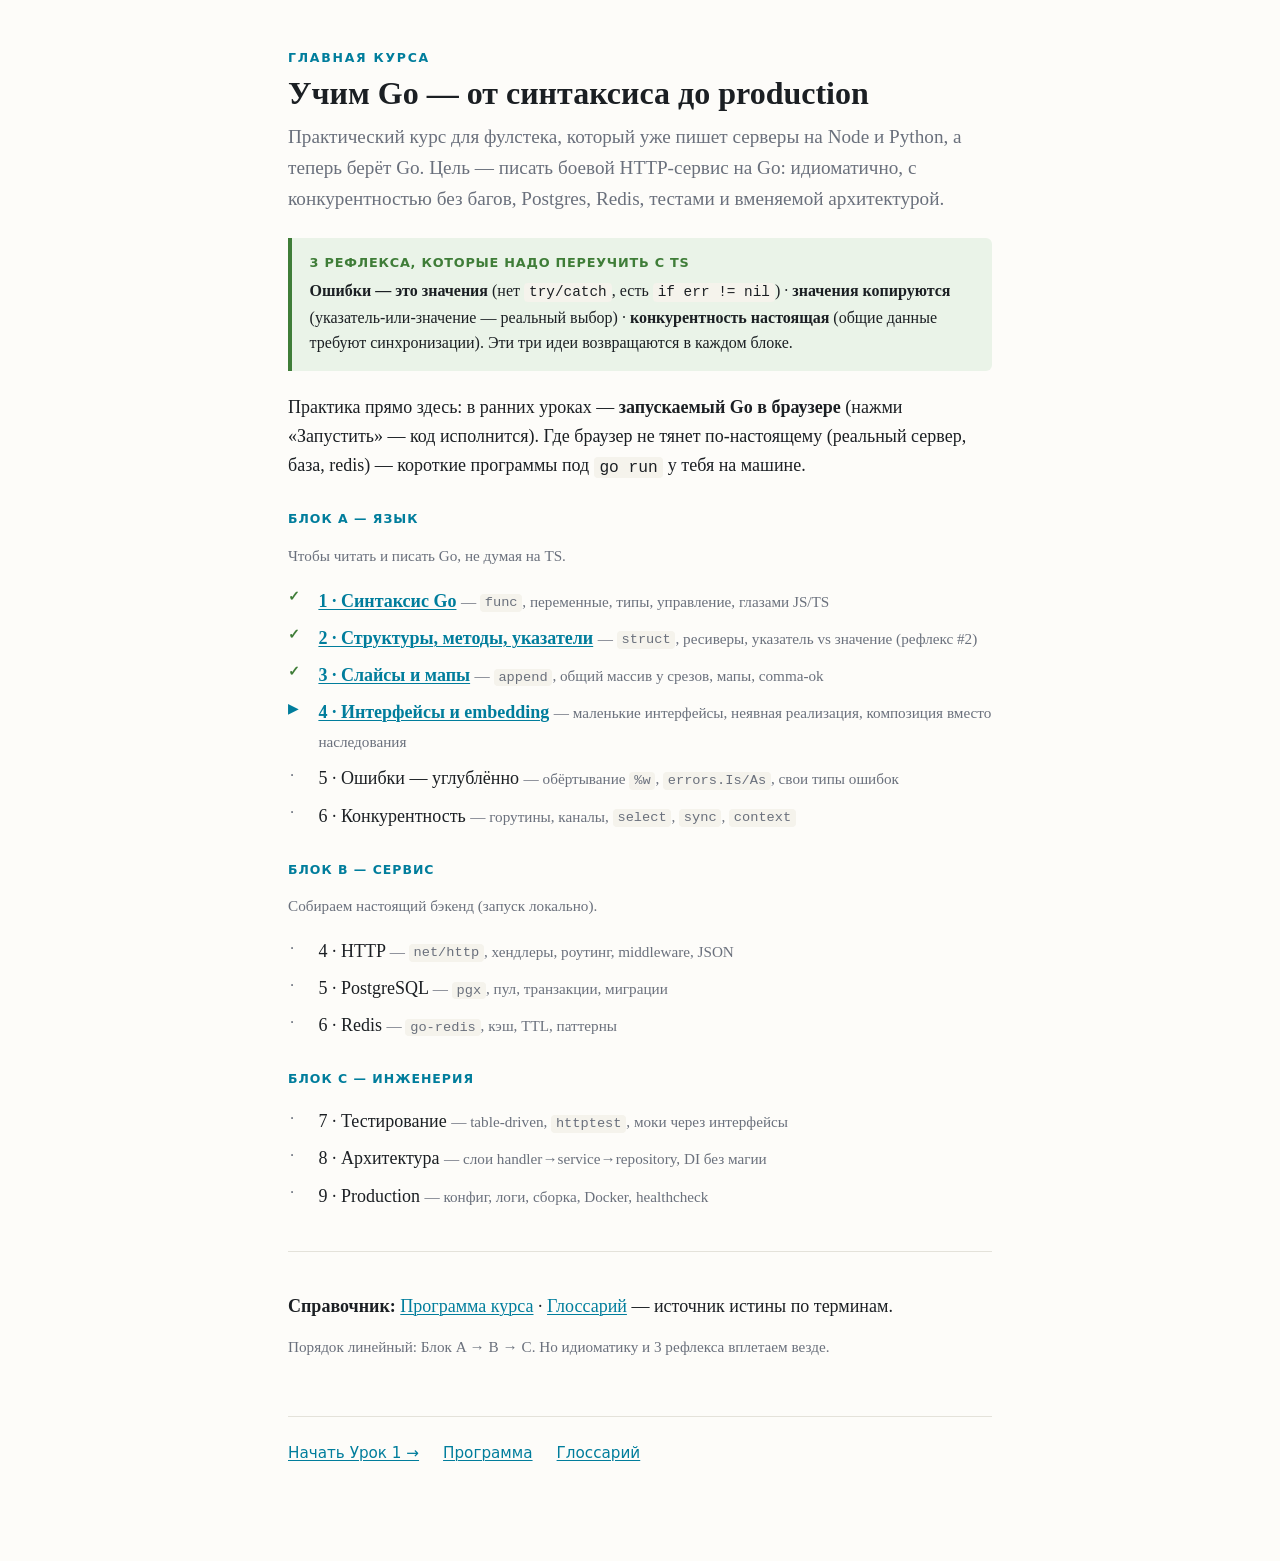
<file: index.html>
<!doctype html>
<html lang="ru">
<head>
<meta charset="utf-8">
<meta name="viewport" content="width=device-width, initial-scale=1">
<title>Учим Go — от синтаксиса до production</title>
<link rel="stylesheet" href="assets/styles.css">
<style>
  .map { list-style: none; padding-left: 0; }
  .map li { margin: 0.5rem 0; padding-left: 1.9rem; position: relative; }
  .map li::before {
    position: absolute; left: 0; top: 0.05rem;
    font-family: ui-monospace, monospace; font-size: 0.85rem;
  }
  .map li.done::before { content: "✓"; color: var(--green); font-weight: 700; }
  .map li.next::before { content: "▶"; color: var(--accent); }
  .map li.todo::before { content: "·"; color: var(--muted); }
  .map a { font-weight: 600; }
  .blk { font-family: system-ui, sans-serif; font-size: 0.78rem; letter-spacing: 0.08em;
         text-transform: uppercase; color: var(--accent); margin: 1.8rem 0 0.2rem; font-weight: 700; }
  .sub { color: var(--muted); font-size: 0.95rem; }
</style>
</head>
<body>
<header>
  <p class="kicker">Главная курса</p>
  <h1>Учим Go — от синтаксиса до production</h1>
  <p class="lede">Практический курс для фулстека, который уже пишет серверы на Node и
  Python, а теперь берёт Go. Цель — писать боевой HTTP-сервис на Go: идиоматично,
  с конкурентностью без багов, Postgres, Redis, тестами и вменяемой архитектурой.</p>
</header>

<main>
  <div class="win">
    <span class="callout-title">3 рефлекса, которые надо переучить с TS</span>
    <strong>Ошибки — это значения</strong> (нет <code>try/catch</code>, есть
    <code>if err != nil</code>) · <strong>значения копируются</strong> (указатель-или-значение
    — реальный выбор) · <strong>конкурентность настоящая</strong> (общие данные требуют
    синхронизации). Эти три идеи возвращаются в каждом блоке.
  </div>

  <p>Практика прямо здесь: в ранних уроках — <strong>запускаемый Go в браузере</strong>
  (нажми «Запустить» — код исполнится). Где браузер не тянет по-настоящему (реальный
  сервер, база, redis) — короткие программы под <code>go run</code> у тебя на машине.</p>

  <p class="blk">Блок A — язык</p>
  <p class="sub">Чтобы читать и писать Go, не думая на TS.</p>
  <ul class="map">
    <li class="done"><a href="lessons/0001-go-syntax.html">1 · Синтаксис Go</a>
      <span class="sub">— <code>func</code>, переменные, типы, управление, глазами JS/TS</span></li>
    <li class="done"><a href="lessons/0002-structs-methods.html">2 · Структуры, методы, указатели</a>
      <span class="sub">— <code>struct</code>, ресиверы, указатель vs значение (рефлекс #2)</span></li>
    <li class="done"><a href="lessons/0003-slices-maps.html">3 · Слайсы и мапы</a>
      <span class="sub">— <code>append</code>, общий массив у срезов, мапы, comma-ok</span></li>
    <li class="next"><a href="lessons/0004-interfaces-embedding.html">4 · Интерфейсы и embedding</a>
      <span class="sub">— маленькие интерфейсы, неявная реализация, композиция вместо наследования</span></li>
    <li class="todo">5 · Ошибки — углублённо <span class="sub">— обёртывание <code>%w</code>, <code>errors.Is/As</code>, свои типы ошибок</span></li>
    <li class="todo">6 · Конкурентность <span class="sub">— горутины, каналы, <code>select</code>, <code>sync</code>, <code>context</code></span></li>
  </ul>

  <p class="blk">Блок B — сервис</p>
  <p class="sub">Собираем настоящий бэкенд (запуск локально).</p>
  <ul class="map">
    <li class="todo">4 · HTTP <span class="sub">— <code>net/http</code>, хендлеры, роутинг, middleware, JSON</span></li>
    <li class="todo">5 · PostgreSQL <span class="sub">— <code>pgx</code>, пул, транзакции, миграции</span></li>
    <li class="todo">6 · Redis <span class="sub">— <code>go-redis</code>, кэш, TTL, паттерны</span></li>
  </ul>

  <p class="blk">Блок C — инженерия</p>
  <ul class="map">
    <li class="todo">7 · Тестирование <span class="sub">— table-driven, <code>httptest</code>, моки через интерфейсы</span></li>
    <li class="todo">8 · Архитектура <span class="sub">— слои handler→service→repository, DI без магии</span></li>
    <li class="todo">9 · Production <span class="sub">— конфиг, логи, сборка, Docker, healthcheck</span></li>
  </ul>

  <hr>
  <p><strong>Справочник:</strong>
    <a href="reference/syllabus.html">Программа курса</a> ·
    <a href="reference/glossary.html">Глоссарий</a> — источник истины по терминам.</p>
  <p class="sub">Порядок линейный: Блок A → B → C. Но идиоматику и 3 рефлекса вплетаем везде.</p>
</main>

<footer>
  <a href="lessons/0001-go-syntax.html">Начать Урок 1 →</a>
  <a href="reference/syllabus.html">Программа</a>
  <a href="reference/glossary.html">Глоссарий</a>
</footer>
</body>
</html>
</file>
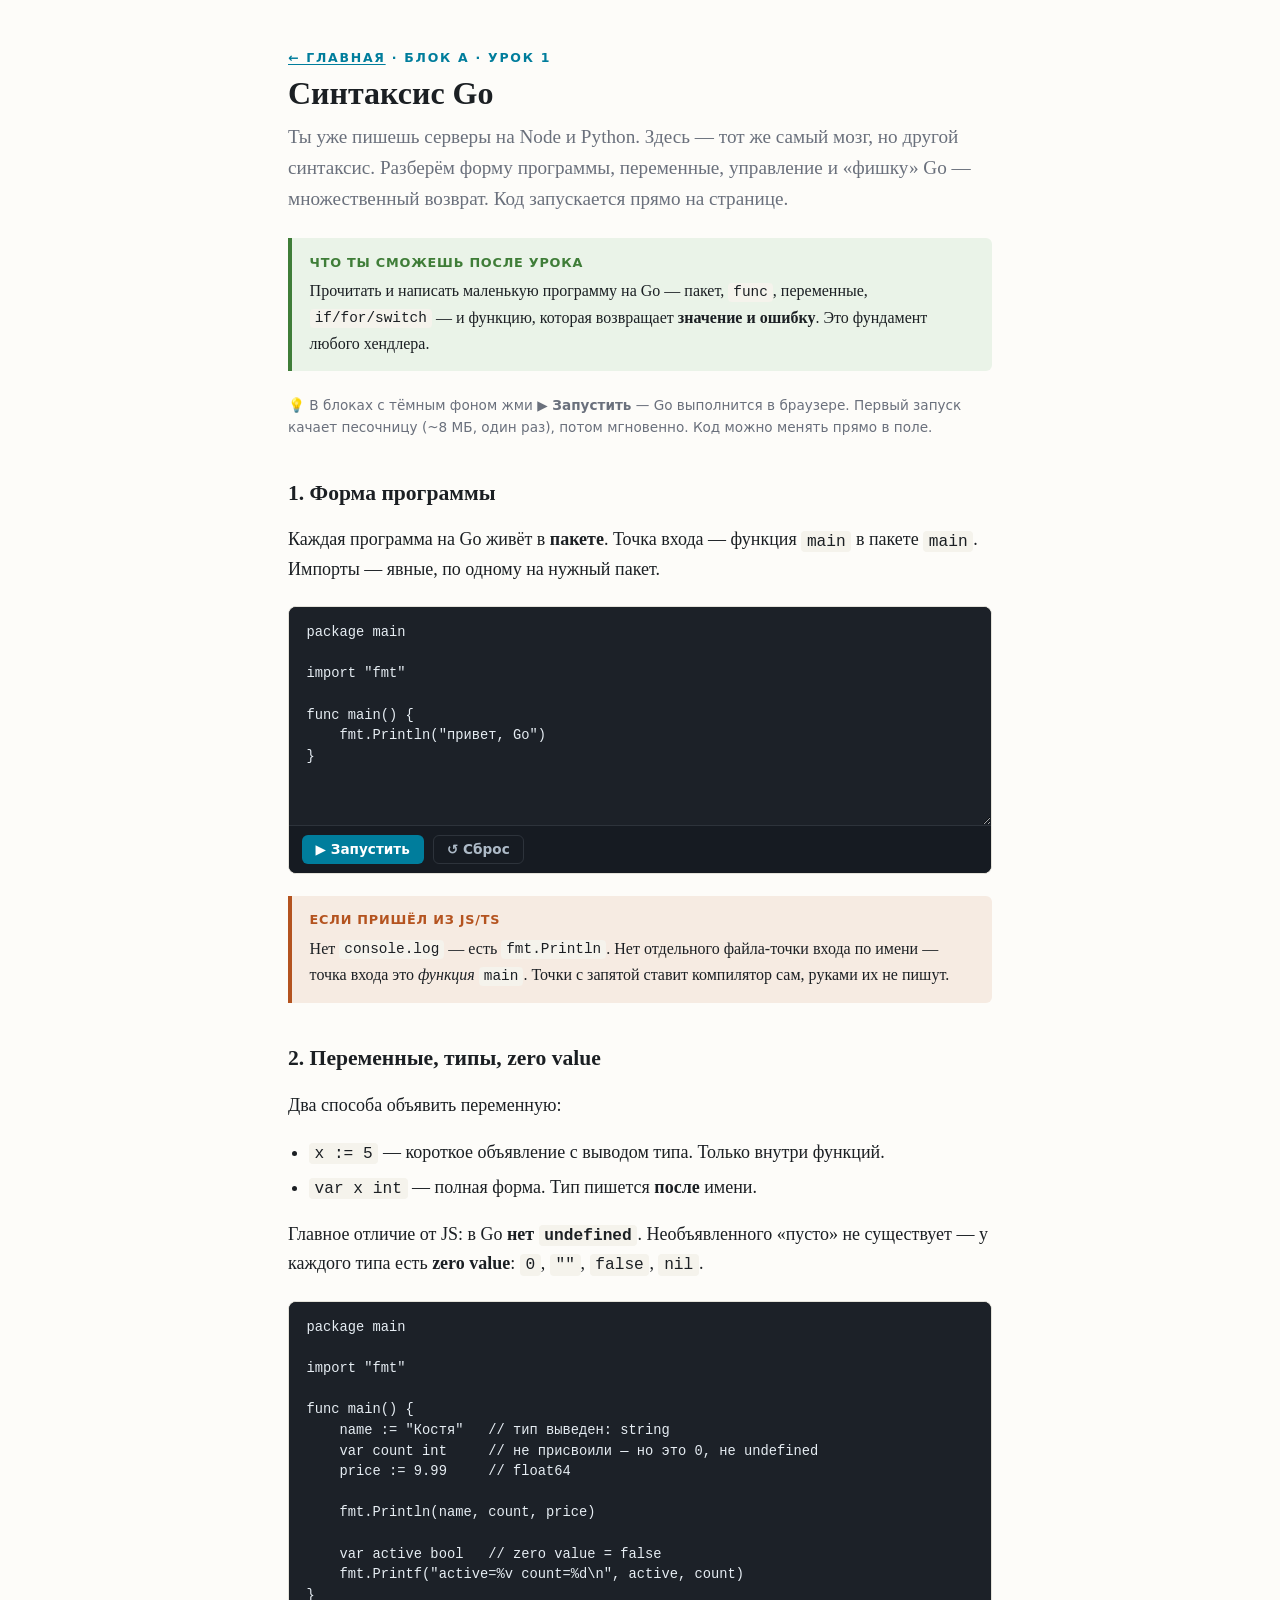
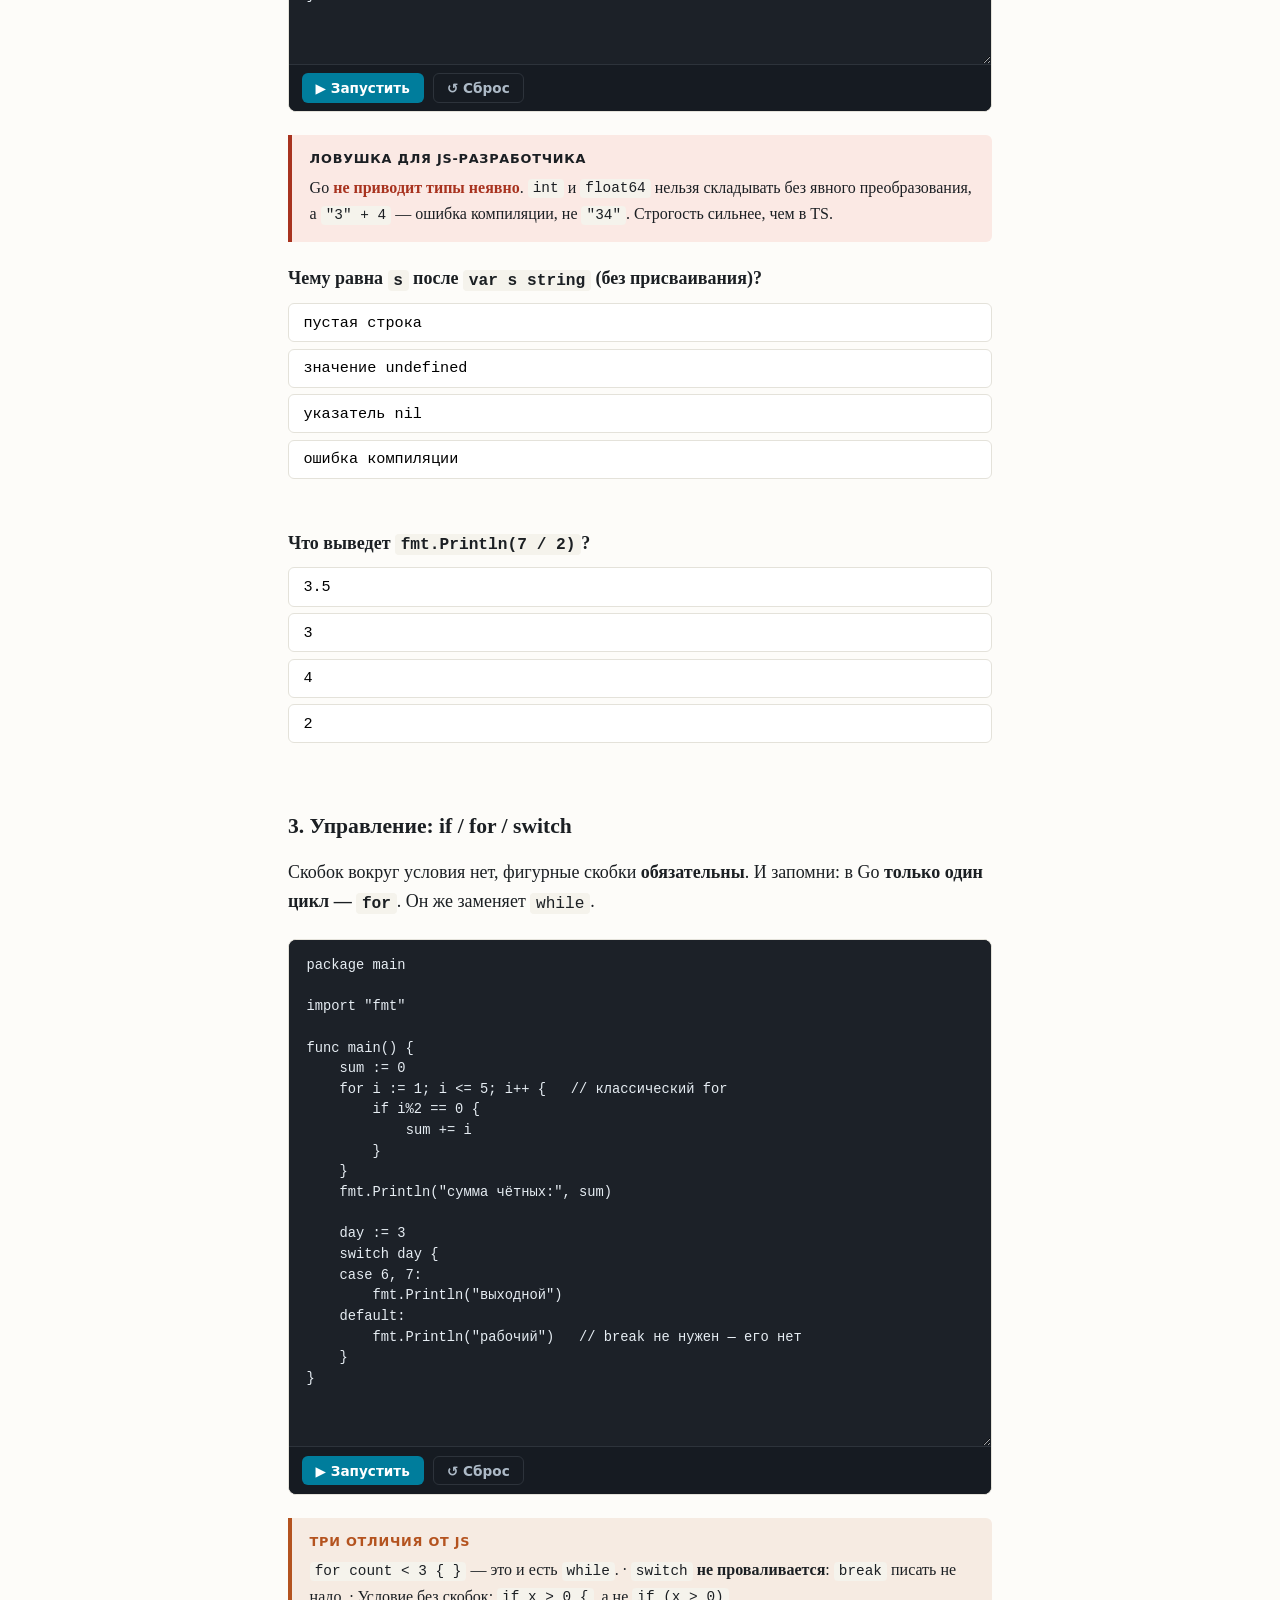
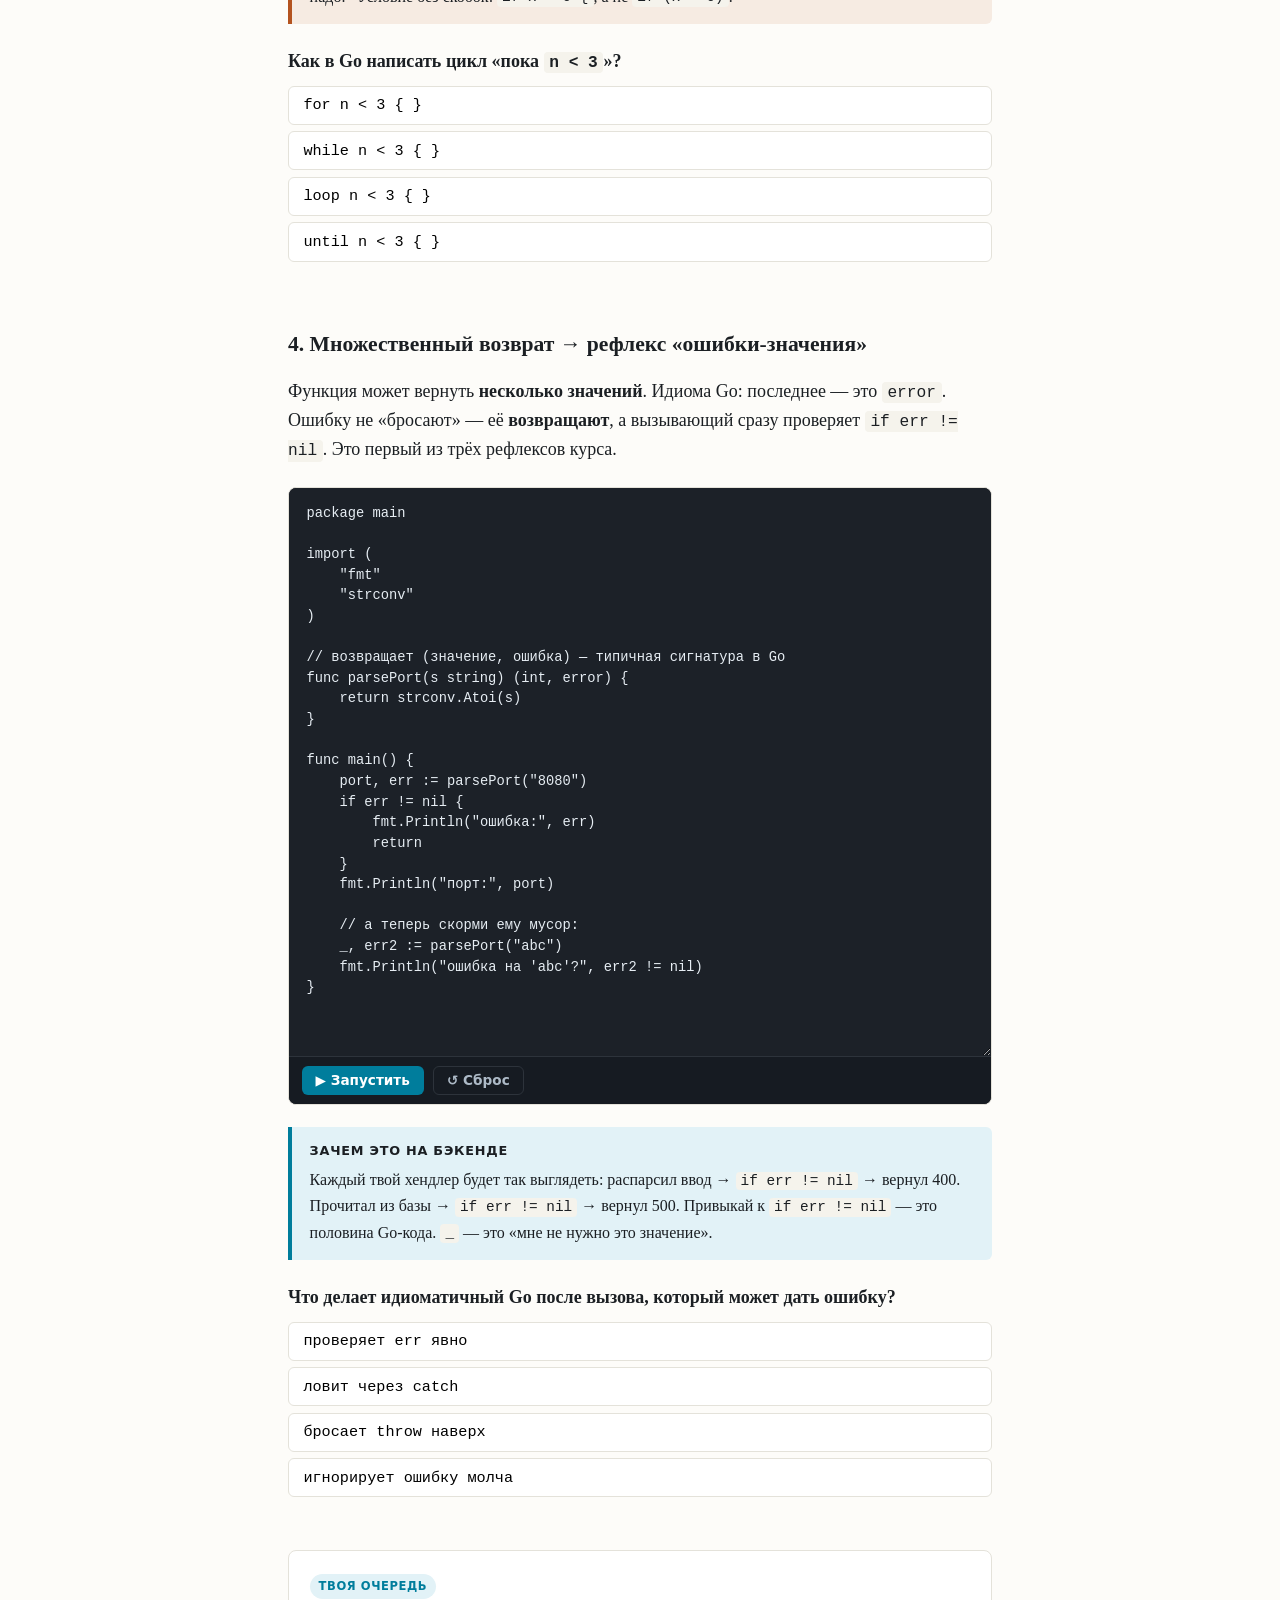
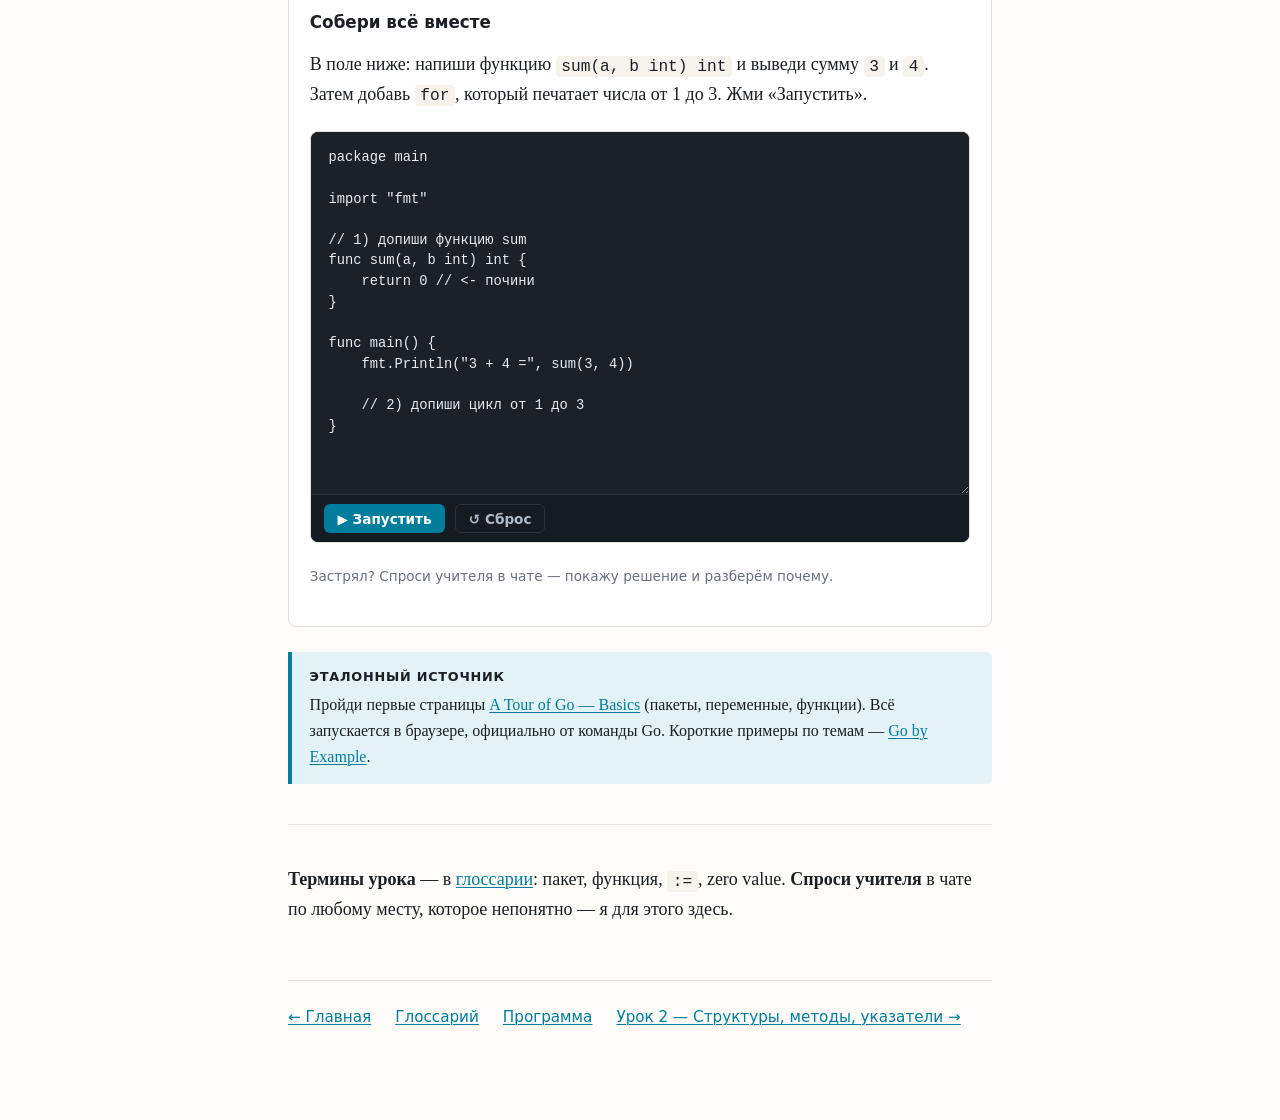
<file: lessons/0001-go-syntax.html>
<!doctype html>
<html lang="ru">
<head>
<meta charset="utf-8">
<meta name="viewport" content="width=device-width, initial-scale=1">
<title>Урок 1 · Синтаксис Go</title>
<link rel="stylesheet" href="../assets/styles.css">
</head>
<body>
<header>
  <p class="kicker"><a href="../index.html">← Главная</a> · Блок A · Урок 1</p>
  <h1>Синтаксис Go</h1>
  <p class="lede">Ты уже пишешь серверы на Node и Python. Здесь — тот же самый мозг, но
  другой синтаксис. Разберём форму программы, переменные, управление и «фишку» Go —
  множественный возврат. Код запускается прямо на странице.</p>
</header>

<main>
  <div class="win">
    <span class="callout-title">Что ты сможешь после урока</span>
    Прочитать и написать маленькую программу на Go — пакет, <code>func</code>,
    переменные, <code>if/for/switch</code> — и функцию, которая возвращает
    <strong>значение и ошибку</strong>. Это фундамент любого хендлера.
  </div>

  <p class="hint">💡 В блоках с тёмным фоном жми <strong>▶ Запустить</strong> — Go
  выполнится в браузере. Первый запуск качает песочницу (~8 МБ, один раз), потом мгновенно.
  Код можно менять прямо в поле.</p>

  <h2>1. Форма программы</h2>
  <p>Каждая программа на Go живёт в <strong>пакете</strong>. Точка входа — функция
  <code>main</code> в пакете <code>main</code>. Импорты — явные, по одному на нужный пакет.</p>

  <div class="sandbox">
<textarea spellcheck="false">
package main

import "fmt"

func main() {
    fmt.Println("привет, Go")
}
</textarea>
  </div>

  <div class="js">
    <span class="callout-title">Если пришёл из JS/TS</span>
    Нет <code>console.log</code> — есть <code>fmt.Println</code>. Нет отдельного файла-точки
    входа по имени — точка входа это <em>функция</em> <code>main</code>. Точки с запятой
    ставит компилятор сам, руками их не пишут.
  </div>

  <h2>2. Переменные, типы, zero value</h2>
  <p>Два способа объявить переменную:</p>
  <ul>
    <li><code>x := 5</code> — короткое объявление с выводом типа. Только внутри функций.</li>
    <li><code>var x int</code> — полная форма. Тип пишется <strong>после</strong> имени.</li>
  </ul>
  <p>Главное отличие от JS: в Go <strong>нет <code>undefined</code></strong>. Необъявленного
  «пусто» не существует — у каждого типа есть <strong>zero value</strong>: <code>0</code>,
  <code>""</code>, <code>false</code>, <code>nil</code>.</p>

  <div class="sandbox">
<textarea spellcheck="false">
package main

import "fmt"

func main() {
    name := "Костя"   // тип выведен: string
    var count int     // не присвоили — но это 0, не undefined
    price := 9.99     // float64

    fmt.Println(name, count, price)

    var active bool   // zero value = false
    fmt.Printf("active=%v count=%d\n", active, count)
}
</textarea>
  </div>

  <div class="warn">
    <span class="callout-title">Ловушка для JS-разработчика</span>
    Go <strong>не приводит типы неявно</strong>. <code>int</code> и <code>float64</code> нельзя
    складывать без явного преобразования, а <code>"3" + 4</code> — ошибка компиляции, не
    <code>"34"</code>. Строгость сильнее, чем в TS.
  </div>

  <div class="quiz" data-answer="0">
    <p class="q">Чему равна <code>s</code> после <code>var s string</code> (без присваивания)?</p>
    <button>пустая строка</button>
    <button>значение undefined</button>
    <button>указатель nil</button>
    <button>ошибка компиляции</button>
    <p class="fb" data-ok="Да — zero value для string это &quot;&quot;." data-no="Нет: у string zero value = пустая строка &quot;&quot;, undefined в Go нет."></p>
  </div>

  <div class="quiz" data-answer="1">
    <p class="q">Что выведет <code>fmt.Println(7 / 2)</code>?</p>
    <button>3.5</button>
    <button>3</button>
    <button>4</button>
    <button>2</button>
    <p class="fb" data-ok="Да — деление двух int даёт int, дробная часть отбрасывается." data-no="Нет: 7 и 2 — это int, деление int/int = int → 3 (не 3.5)."></p>
  </div>

  <h2>3. Управление: if / for / switch</h2>
  <p>Скобок вокруг условия нет, фигурные скобки <strong>обязательны</strong>. И запомни:
  в Go <strong>только один цикл — <code>for</code></strong>. Он же заменяет <code>while</code>.</p>

  <div class="sandbox">
<textarea spellcheck="false">
package main

import "fmt"

func main() {
    sum := 0
    for i := 1; i <= 5; i++ {   // классический for
        if i%2 == 0 {
            sum += i
        }
    }
    fmt.Println("сумма чётных:", sum)

    day := 3
    switch day {
    case 6, 7:
        fmt.Println("выходной")
    default:
        fmt.Println("рабочий")   // break не нужен — его нет
    }
}
</textarea>
  </div>

  <div class="js">
    <span class="callout-title">Три отличия от JS</span>
    <code>for count &lt; 3 { }</code> — это и есть <code>while</code>. · <code>switch</code>
    <strong>не проваливается</strong>: <code>break</code> писать не надо. · Условие без
    скобок: <code>if x &gt; 0 {</code>, а не <code>if (x &gt; 0)</code>.
  </div>

  <div class="quiz" data-answer="0">
    <p class="q">Как в Go написать цикл «пока <code>n &lt; 3</code>»?</p>
    <button>for n &lt; 3 { }</button>
    <button>while n &lt; 3 { }</button>
    <button>loop n &lt; 3 { }</button>
    <button>until n &lt; 3 { }</button>
    <p class="fb" data-ok="Да — for с одним условием работает как while." data-no="Нет: в Go нет while/loop/until. Единственный цикл — for."></p>
  </div>

  <h2>4. Множественный возврат → рефлекс «ошибки-значения»</h2>
  <p>Функция может вернуть <strong>несколько значений</strong>. Идиома Go: последнее —
  это <code>error</code>. Ошибку не «бросают» — её <strong>возвращают</strong>, а вызывающий
  сразу проверяет <code>if err != nil</code>. Это первый из трёх рефлексов курса.</p>

  <div class="sandbox">
<textarea spellcheck="false">
package main

import (
    "fmt"
    "strconv"
)

// возвращает (значение, ошибка) — типичная сигнатура в Go
func parsePort(s string) (int, error) {
    return strconv.Atoi(s)
}

func main() {
    port, err := parsePort("8080")
    if err != nil {
        fmt.Println("ошибка:", err)
        return
    }
    fmt.Println("порт:", port)

    // а теперь скорми ему мусор:
    _, err2 := parsePort("abc")
    fmt.Println("ошибка на 'abc'?", err2 != nil)
}
</textarea>
  </div>

  <div class="note">
    <span class="callout-title">Зачем это на бэкенде</span>
    Каждый твой хендлер будет так выглядеть: распарсил ввод → <code>if err != nil</code> →
    вернул 400. Прочитал из базы → <code>if err != nil</code> → вернул 500. Привыкай к
    <code>if err != nil</code> — это половина Go-кода. <code>_</code> — это «мне не нужно
    это значение».
  </div>

  <div class="quiz" data-answer="0">
    <p class="q">Что делает идиоматичный Go после вызова, который может дать ошибку?</p>
    <button>проверяет err явно</button>
    <button>ловит через catch</button>
    <button>бросает throw наверх</button>
    <button>игнорирует ошибку молча</button>
    <p class="fb" data-ok="Да — if err != nil сразу после вызова. Никаких try/catch." data-no="Нет: в Go нет try/catch/throw. Ошибку возвращают и проверяют if err != nil."></p>
  </div>

  <div class="task">
    <span class="badge">Твоя очередь</span>
    <h3>Собери всё вместе</h3>
    <p>В поле ниже: напиши функцию <code>sum(a, b int) int</code> и выведи сумму
    <code>3</code> и <code>4</code>. Затем добавь <code>for</code>, который печатает числа
    от 1 до 3. Жми «Запустить».</p>
    <div class="sandbox">
<textarea spellcheck="false">
package main

import "fmt"

// 1) допиши функцию sum
func sum(a, b int) int {
    return 0 // <- почини
}

func main() {
    fmt.Println("3 + 4 =", sum(3, 4))

    // 2) допиши цикл от 1 до 3
}
</textarea>
    </div>
    <p class="hint">Застрял? Спроси учителя в чате — покажу решение и разберём почему.</p>
  </div>

  <div class="note">
    <span class="callout-title">Эталонный источник</span>
    Пройди первые страницы <a href="https://go.dev/tour/basics/1">A Tour of Go — Basics</a>
    (пакеты, переменные, функции). Всё запускается в браузере, официально от команды Go.
    Короткие примеры по темам — <a href="https://gobyexample.com/">Go by Example</a>.
  </div>

  <hr>
  <p><strong>Термины урока</strong> — в <a href="../reference/glossary.html">глоссарии</a>:
  пакет, функция, <code>:=</code>, zero value. <strong>Спроси учителя</strong> в чате по
  любому месту, которое непонятно — я для этого здесь.</p>
</main>

<footer>
  <a href="../index.html">← Главная</a>
  <a href="../reference/glossary.html">Глоссарий</a>
  <a href="../reference/syllabus.html">Программа</a>
  <a href="0002-structs-methods.html">Урок 2 — Структуры, методы, указатели →</a>
</footer>

<script src="../assets/quiz.js"></script>
<script src="../assets/sandbox.js"></script>
</body>
</html>
</file>
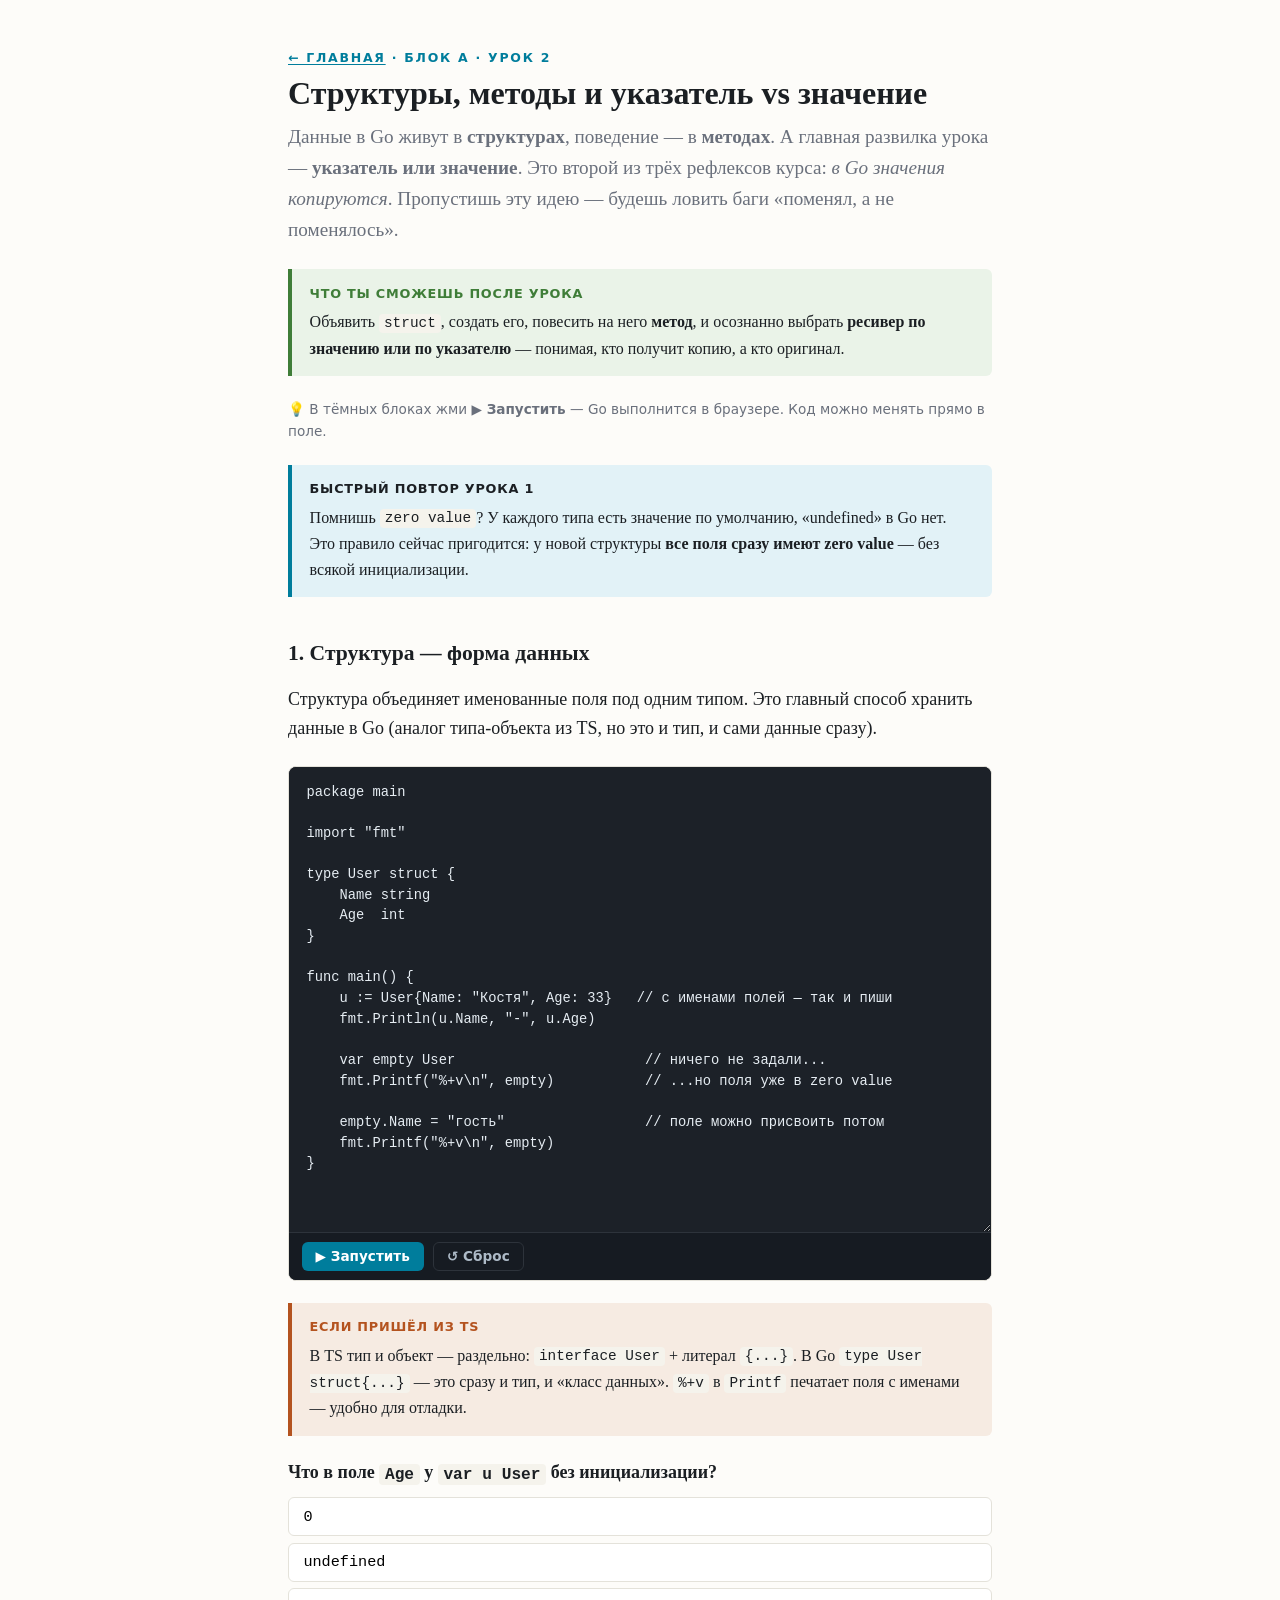
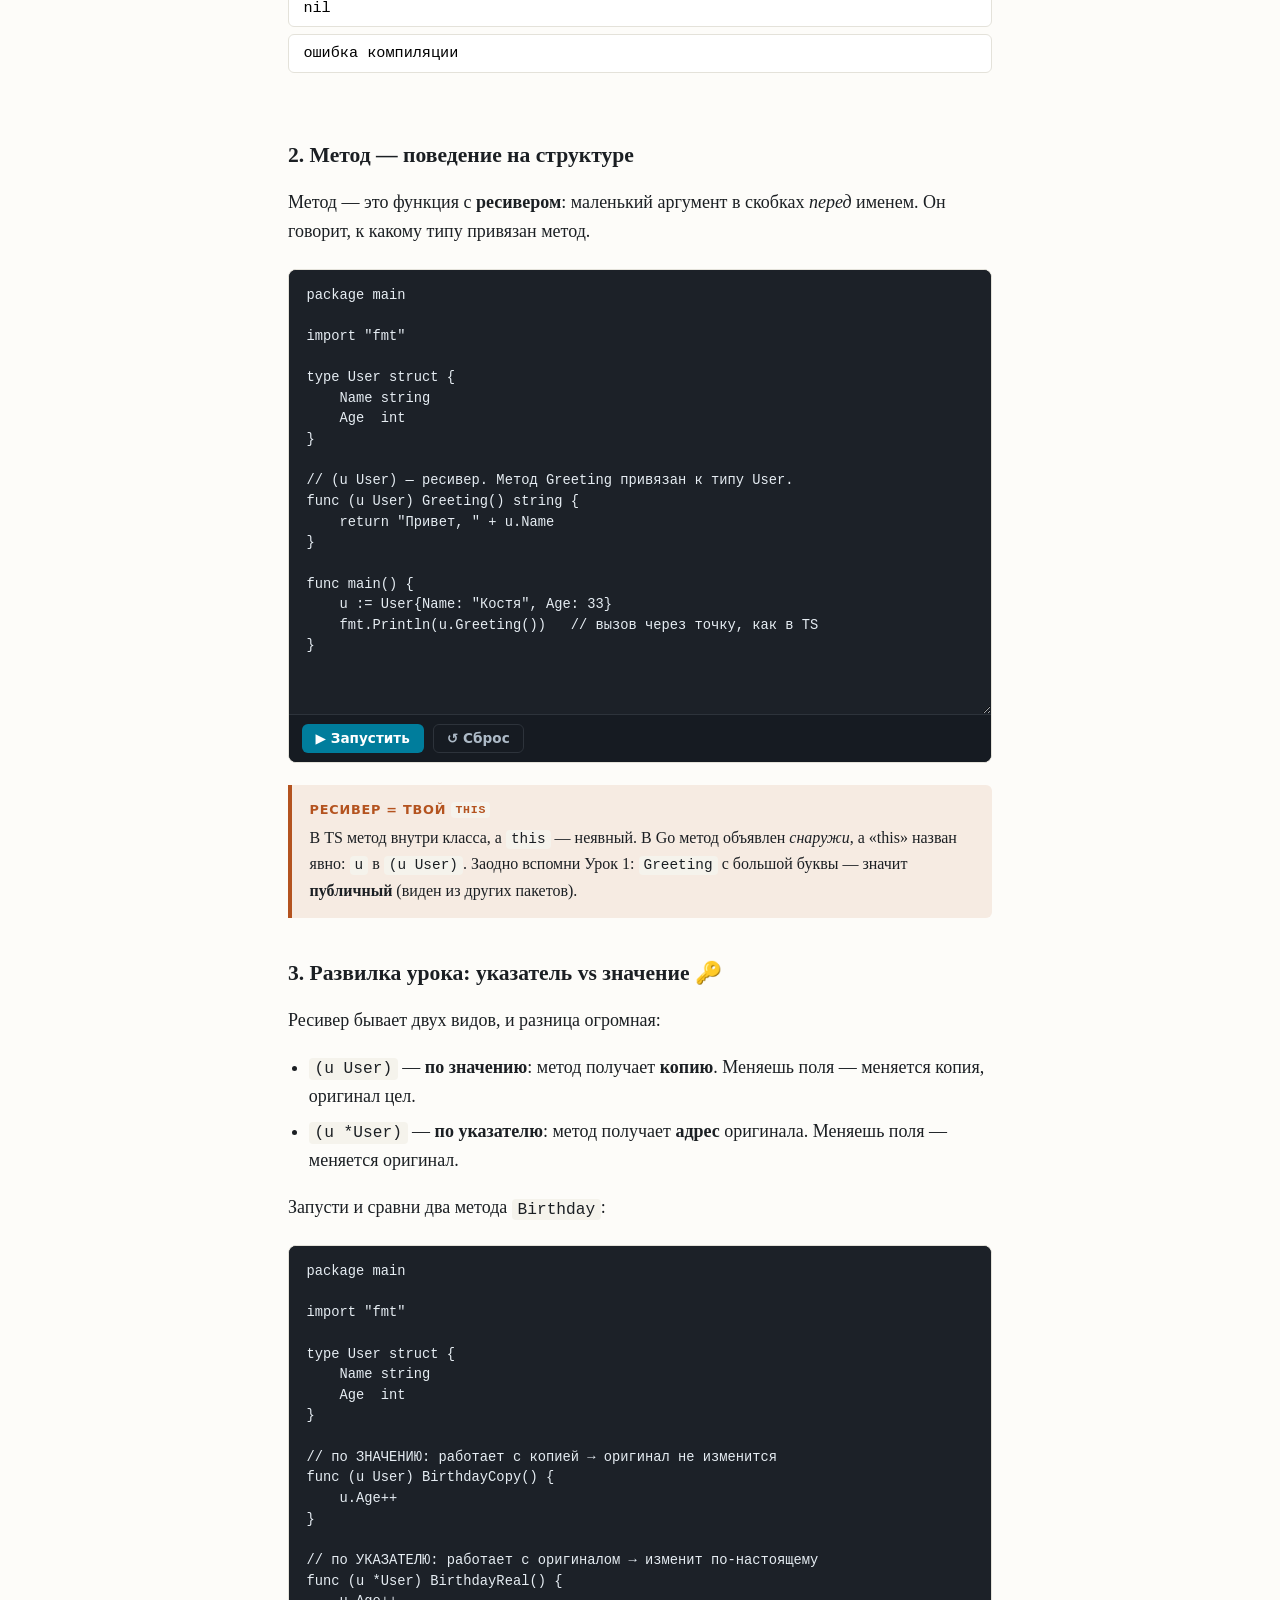
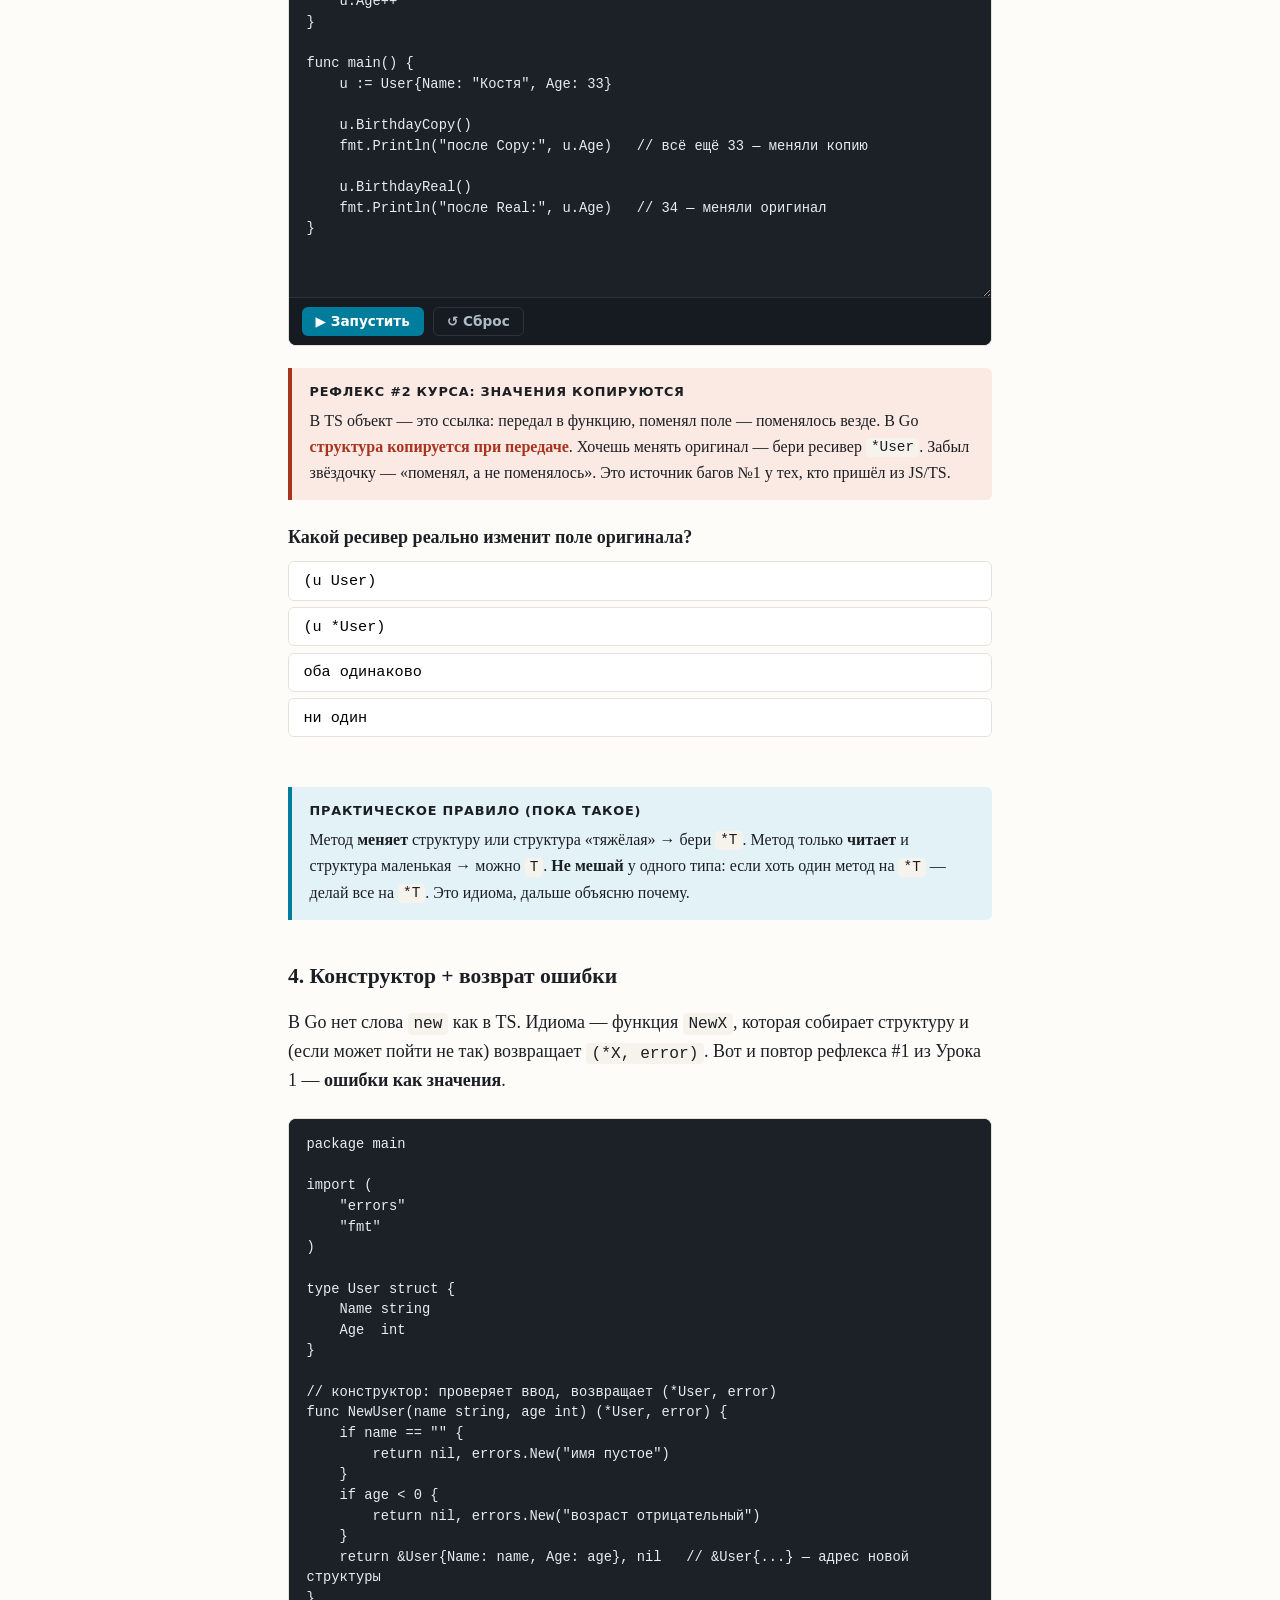
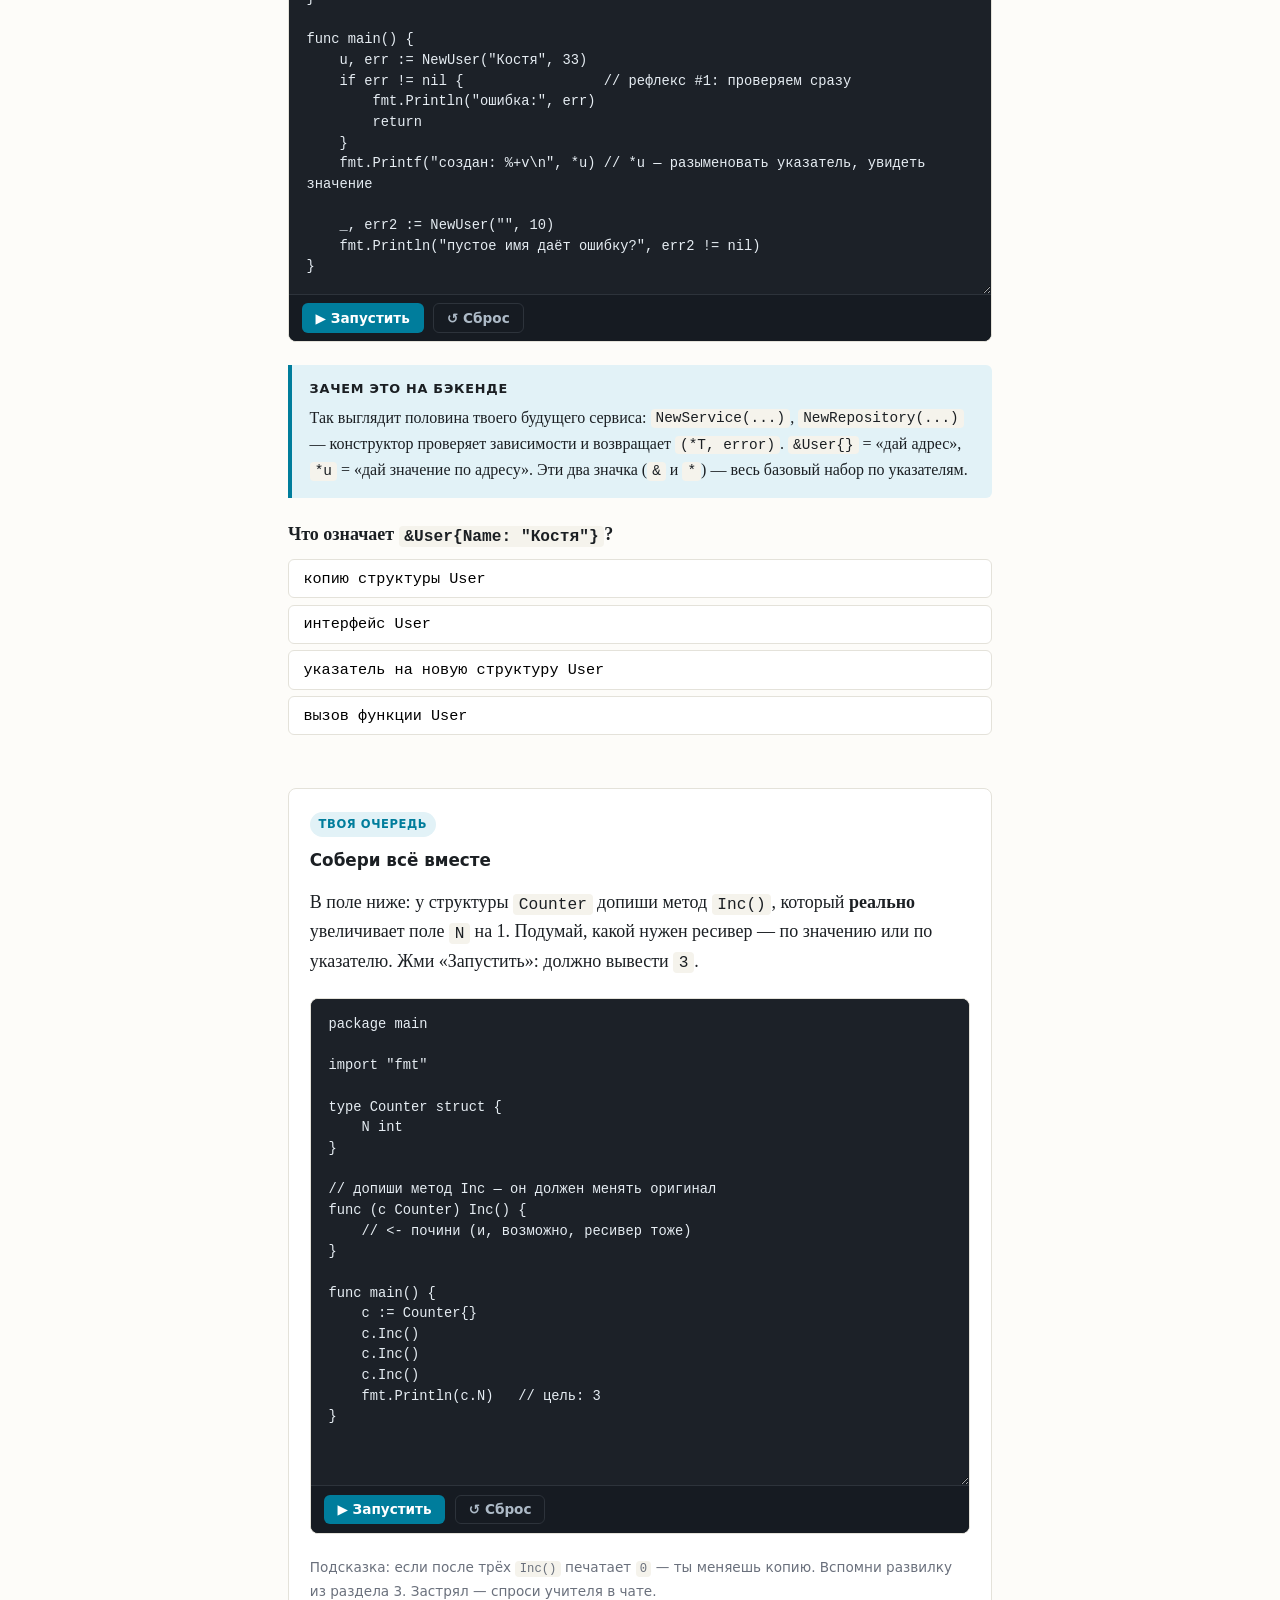
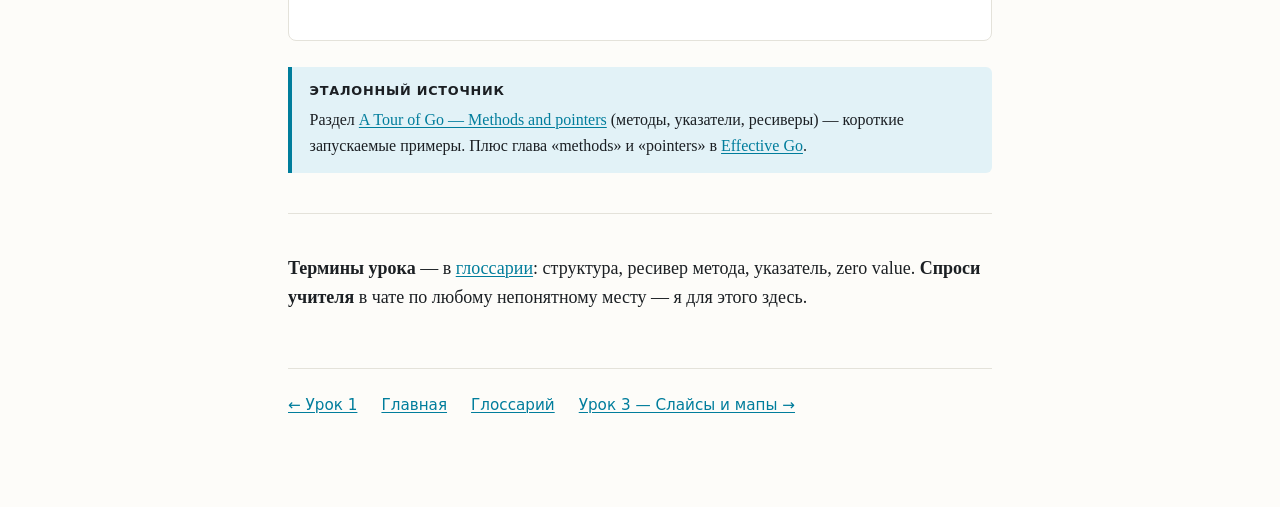
<file: lessons/0002-structs-methods.html>
<!doctype html>
<html lang="ru">
<head>
<meta charset="utf-8">
<meta name="viewport" content="width=device-width, initial-scale=1">
<title>Урок 2 · Структуры, методы, указатели</title>
<link rel="stylesheet" href="../assets/styles.css">
</head>
<body>
<header>
  <p class="kicker"><a href="../index.html">← Главная</a> · Блок A · Урок 2</p>
  <h1>Структуры, методы и указатель vs значение</h1>
  <p class="lede">Данные в Go живут в <strong>структурах</strong>, поведение — в
  <strong>методах</strong>. А главная развилка урока — <strong>указатель или значение</strong>.
  Это второй из трёх рефлексов курса: <em>в Go значения копируются</em>. Пропустишь эту
  идею — будешь ловить баги «поменял, а не поменялось».</p>
</header>

<main>
  <div class="win">
    <span class="callout-title">Что ты сможешь после урока</span>
    Объявить <code>struct</code>, создать его, повесить на него <strong>метод</strong>, и
    осознанно выбрать <strong>ресивер по значению или по указателю</strong> — понимая, кто
    получит копию, а кто оригинал.
  </div>

  <p class="hint">💡 В тёмных блоках жми <strong>▶ Запустить</strong> — Go выполнится в
  браузере. Код можно менять прямо в поле.</p>

  <div class="note">
    <span class="callout-title">Быстрый повтор Урока 1</span>
    Помнишь <code>zero value</code>? У каждого типа есть значение по умолчанию, «undefined»
    в Go нет. Это правило сейчас пригодится: у новой структуры <strong>все поля сразу имеют
    zero value</strong> — без всякой инициализации.
  </div>

  <h2>1. Структура — форма данных</h2>
  <p>Структура объединяет именованные поля под одним типом. Это главный способ хранить
  данные в Go (аналог типа-объекта из TS, но это и тип, и сами данные сразу).</p>

  <div class="sandbox">
<textarea spellcheck="false">
package main

import "fmt"

type User struct {
    Name string
    Age  int
}

func main() {
    u := User{Name: "Костя", Age: 33}   // с именами полей — так и пиши
    fmt.Println(u.Name, "-", u.Age)

    var empty User                       // ничего не задали...
    fmt.Printf("%+v\n", empty)           // ...но поля уже в zero value

    empty.Name = "гость"                 // поле можно присвоить потом
    fmt.Printf("%+v\n", empty)
}
</textarea>
  </div>

  <div class="js">
    <span class="callout-title">Если пришёл из TS</span>
    В TS тип и объект — раздельно: <code>interface User</code> + литерал <code>{...}</code>.
    В Go <code>type User struct{...}</code> — это сразу и тип, и «класс данных».
    <code>%+v</code> в <code>Printf</code> печатает поля с именами — удобно для отладки.
  </div>

  <div class="quiz" data-answer="0">
    <p class="q">Что в поле <code>Age</code> у <code>var u User</code> без инициализации?</p>
    <button>0</button>
    <button>undefined</button>
    <button>nil</button>
    <button>ошибка компиляции</button>
    <p class="fb" data-ok="Да — zero value для int это 0. Структура заполняется zero value автоматически." data-no="Вспомни Урок 1: у int zero value = 0. Все поля новой структуры сразу в zero value."></p>
  </div>

  <h2>2. Метод — поведение на структуре</h2>
  <p>Метод — это функция с <strong>ресивером</strong>: маленький аргумент в скобках
  <em>перед</em> именем. Он говорит, к какому типу привязан метод.</p>

  <div class="sandbox">
<textarea spellcheck="false">
package main

import "fmt"

type User struct {
    Name string
    Age  int
}

// (u User) — ресивер. Метод Greeting привязан к типу User.
func (u User) Greeting() string {
    return "Привет, " + u.Name
}

func main() {
    u := User{Name: "Костя", Age: 33}
    fmt.Println(u.Greeting())   // вызов через точку, как в TS
}
</textarea>
  </div>

  <div class="js">
    <span class="callout-title">Ресивер = твой <code>this</code></span>
    В TS метод внутри класса, а <code>this</code> — неявный. В Go метод объявлен
    <em>снаружи</em>, а «this» назван явно: <code>u</code> в <code>(u User)</code>. Заодно
    вспомни Урок 1: <code>Greeting</code> с большой буквы — значит <strong>публичный</strong>
    (виден из других пакетов).
  </div>

  <h2>3. Развилка урока: указатель vs значение 🔑</h2>
  <p>Ресивер бывает двух видов, и разница огромная:</p>
  <ul>
    <li><code>(u User)</code> — <strong>по значению</strong>: метод получает <strong>копию</strong>.
      Меняешь поля — меняется копия, оригинал цел.</li>
    <li><code>(u *User)</code> — <strong>по указателю</strong>: метод получает <strong>адрес</strong>
      оригинала. Меняешь поля — меняется оригинал.</li>
  </ul>
  <p>Запусти и сравни два метода <code>Birthday</code>:</p>

  <div class="sandbox">
<textarea spellcheck="false">
package main

import "fmt"

type User struct {
    Name string
    Age  int
}

// по ЗНАЧЕНИЮ: работает с копией → оригинал не изменится
func (u User) BirthdayCopy() {
    u.Age++
}

// по УКАЗАТЕЛЮ: работает с оригиналом → изменит по-настоящему
func (u *User) BirthdayReal() {
    u.Age++
}

func main() {
    u := User{Name: "Костя", Age: 33}

    u.BirthdayCopy()
    fmt.Println("после Copy:", u.Age)   // всё ещё 33 — меняли копию

    u.BirthdayReal()
    fmt.Println("после Real:", u.Age)   // 34 — меняли оригинал
}
</textarea>
  </div>

  <div class="warn">
    <span class="callout-title">Рефлекс #2 курса: значения копируются</span>
    В TS объект — это ссылка: передал в функцию, поменял поле — поменялось везде. В Go
    <strong>структура копируется при передаче</strong>. Хочешь менять оригинал — бери
    ресивер <code>*User</code>. Забыл звёздочку — «поменял, а не поменялось». Это источник багов
    №1 у тех, кто пришёл из JS/TS.
  </div>

  <div class="quiz" data-answer="1">
    <p class="q">Какой ресивер реально изменит поле оригинала?</p>
    <button>(u User)</button>
    <button>(u *User)</button>
    <button>оба одинаково</button>
    <button>ни один</button>
    <p class="fb" data-ok="Да — *User даёт адрес оригинала, поэтому изменение видно снаружи." data-no="Нет: (u User) меняет копию. Оригинал меняет только (u *User) — по указателю."></p>
  </div>

  <div class="note">
    <span class="callout-title">Практическое правило (пока такое)</span>
    Метод <strong>меняет</strong> структуру или структура «тяжёлая» → бери <code>*T</code>.
    Метод только <strong>читает</strong> и структура маленькая → можно <code>T</code>.
    <strong>Не мешай</strong> у одного типа: если хоть один метод на <code>*T</code> —
    делай все на <code>*T</code>. Это идиома, дальше объясню почему.
  </div>

  <h2>4. Конструктор + возврат ошибки</h2>
  <p>В Go нет слова <code>new</code> как в TS. Идиома — функция <code>NewX</code>, которая
  собирает структуру и (если может пойти не так) возвращает <code>(*X, error)</code>.
  Вот и повтор рефлекса #1 из Урока 1 — <strong>ошибки как значения</strong>.</p>

  <div class="sandbox">
<textarea spellcheck="false">
package main

import (
    "errors"
    "fmt"
)

type User struct {
    Name string
    Age  int
}

// конструктор: проверяет ввод, возвращает (*User, error)
func NewUser(name string, age int) (*User, error) {
    if name == "" {
        return nil, errors.New("имя пустое")
    }
    if age < 0 {
        return nil, errors.New("возраст отрицательный")
    }
    return &User{Name: name, Age: age}, nil   // &User{...} — адрес новой структуры
}

func main() {
    u, err := NewUser("Костя", 33)
    if err != nil {                 // рефлекс #1: проверяем сразу
        fmt.Println("ошибка:", err)
        return
    }
    fmt.Printf("создан: %+v\n", *u) // *u — разыменовать указатель, увидеть значение

    _, err2 := NewUser("", 10)
    fmt.Println("пустое имя даёт ошибку?", err2 != nil)
}
</textarea>
  </div>

  <div class="note">
    <span class="callout-title">Зачем это на бэкенде</span>
    Так выглядит половина твоего будущего сервиса: <code>NewService(...)</code>,
    <code>NewRepository(...)</code> — конструктор проверяет зависимости и возвращает
    <code>(*T, error)</code>. <code>&amp;User{}</code> = «дай адрес», <code>*u</code> =
    «дай значение по адресу». Эти два значка (<code>&amp;</code> и <code>*</code>) — весь
    базовый набор по указателям.
  </div>

  <div class="quiz" data-answer="2">
    <p class="q">Что означает <code>&amp;User{Name: "Костя"}</code>?</p>
    <button>копию структуры User</button>
    <button>интерфейс User</button>
    <button>указатель на новую структуру User</button>
    <button>вызов функции User</button>
    <p class="fb" data-ok="Да — &amp; берёт адрес, получаем *User (указатель на новую структуру)." data-no="Нет: &amp; означает «взять адрес». &amp;User{...} даёт *User — указатель на новую структуру."></p>
  </div>

  <div class="task">
    <span class="badge">Твоя очередь</span>
    <h3>Собери всё вместе</h3>
    <p>В поле ниже: у структуры <code>Counter</code> допиши метод <code>Inc()</code>, который
    <strong>реально</strong> увеличивает поле <code>N</code> на 1. Подумай, какой нужен
    ресивер — по значению или по указателю. Жми «Запустить»: должно вывести <code>3</code>.</p>
    <div class="sandbox">
<textarea spellcheck="false">
package main

import "fmt"

type Counter struct {
    N int
}

// допиши метод Inc — он должен менять оригинал
func (c Counter) Inc() {
    // <- почини (и, возможно, ресивер тоже)
}

func main() {
    c := Counter{}
    c.Inc()
    c.Inc()
    c.Inc()
    fmt.Println(c.N)   // цель: 3
}
</textarea>
    </div>
    <p class="hint">Подсказка: если после трёх <code>Inc()</code> печатает <code>0</code> —
    ты меняешь копию. Вспомни развилку из раздела 3. Застрял — спроси учителя в чате.</p>
  </div>

  <div class="note">
    <span class="callout-title">Эталонный источник</span>
    Раздел <a href="https://go.dev/tour/methods/1">A Tour of Go — Methods and pointers</a>
    (методы, указатели, ресиверы) — короткие запускаемые примеры. Плюс глава
    «methods» и «pointers» в <a href="https://go.dev/doc/effective_go">Effective Go</a>.
  </div>

  <hr>
  <p><strong>Термины урока</strong> — в <a href="../reference/glossary.html">глоссарии</a>:
  структура, ресивер метода, указатель, zero value. <strong>Спроси учителя</strong> в чате
  по любому непонятному месту — я для этого здесь.</p>
</main>

<footer>
  <a href="0001-go-syntax.html">← Урок 1</a>
  <a href="../index.html">Главная</a>
  <a href="../reference/glossary.html">Глоссарий</a>
  <a href="0003-slices-maps.html">Урок 3 — Слайсы и мапы →</a>
</footer>

<script src="../assets/quiz.js"></script>
<script src="../assets/sandbox.js"></script>
</body>
</html>
</file>
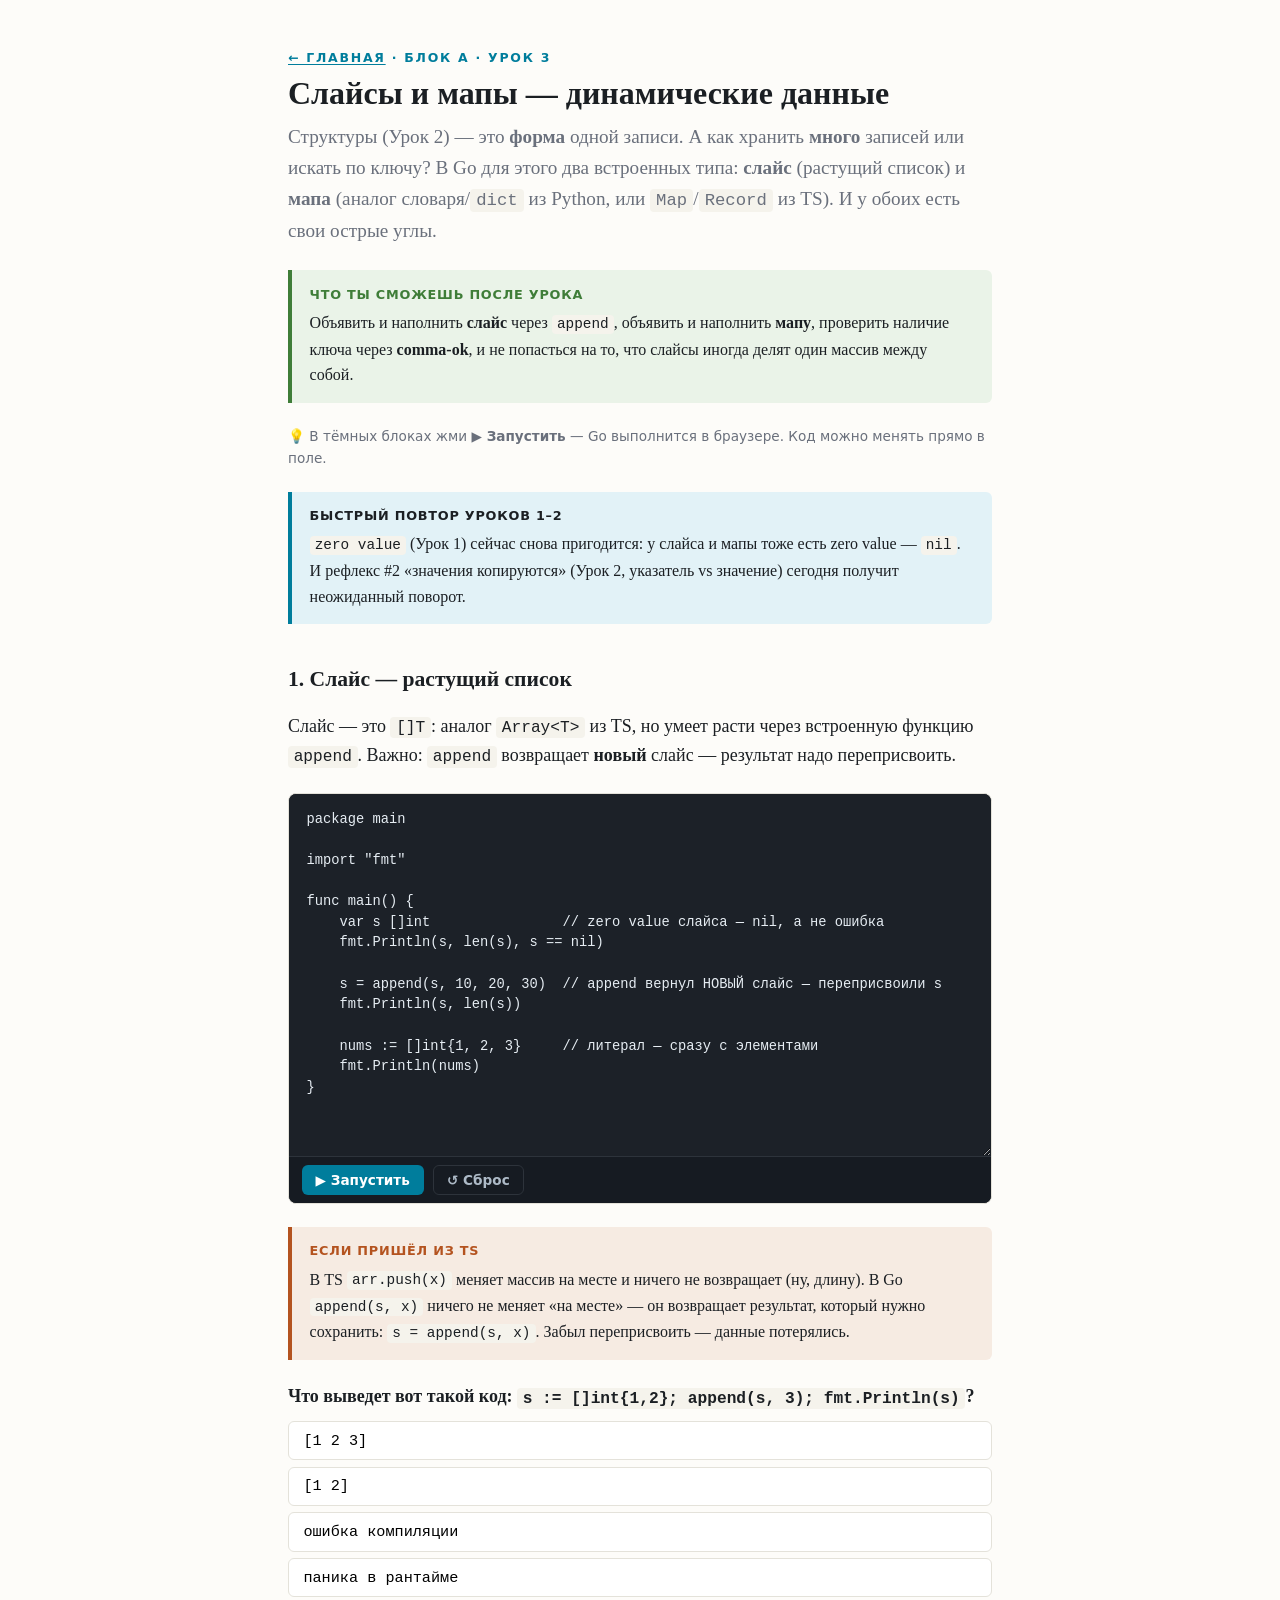
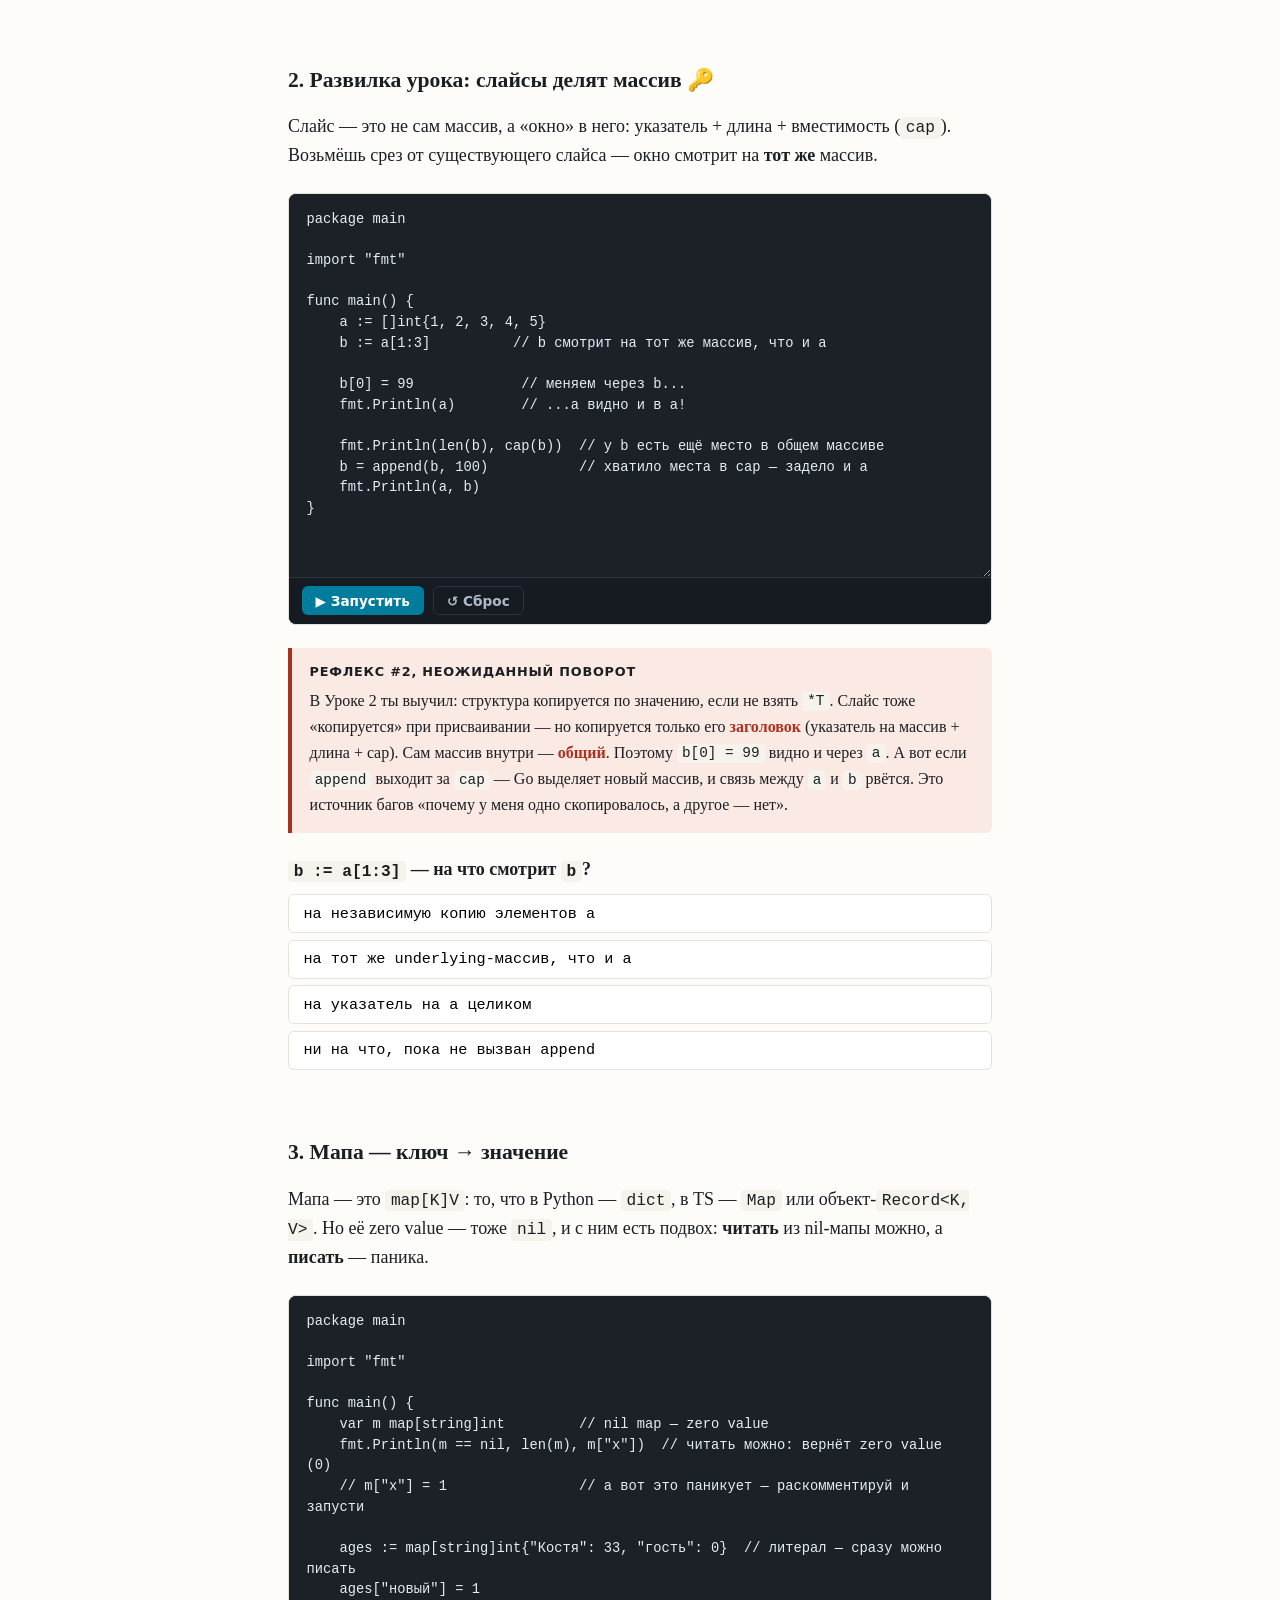
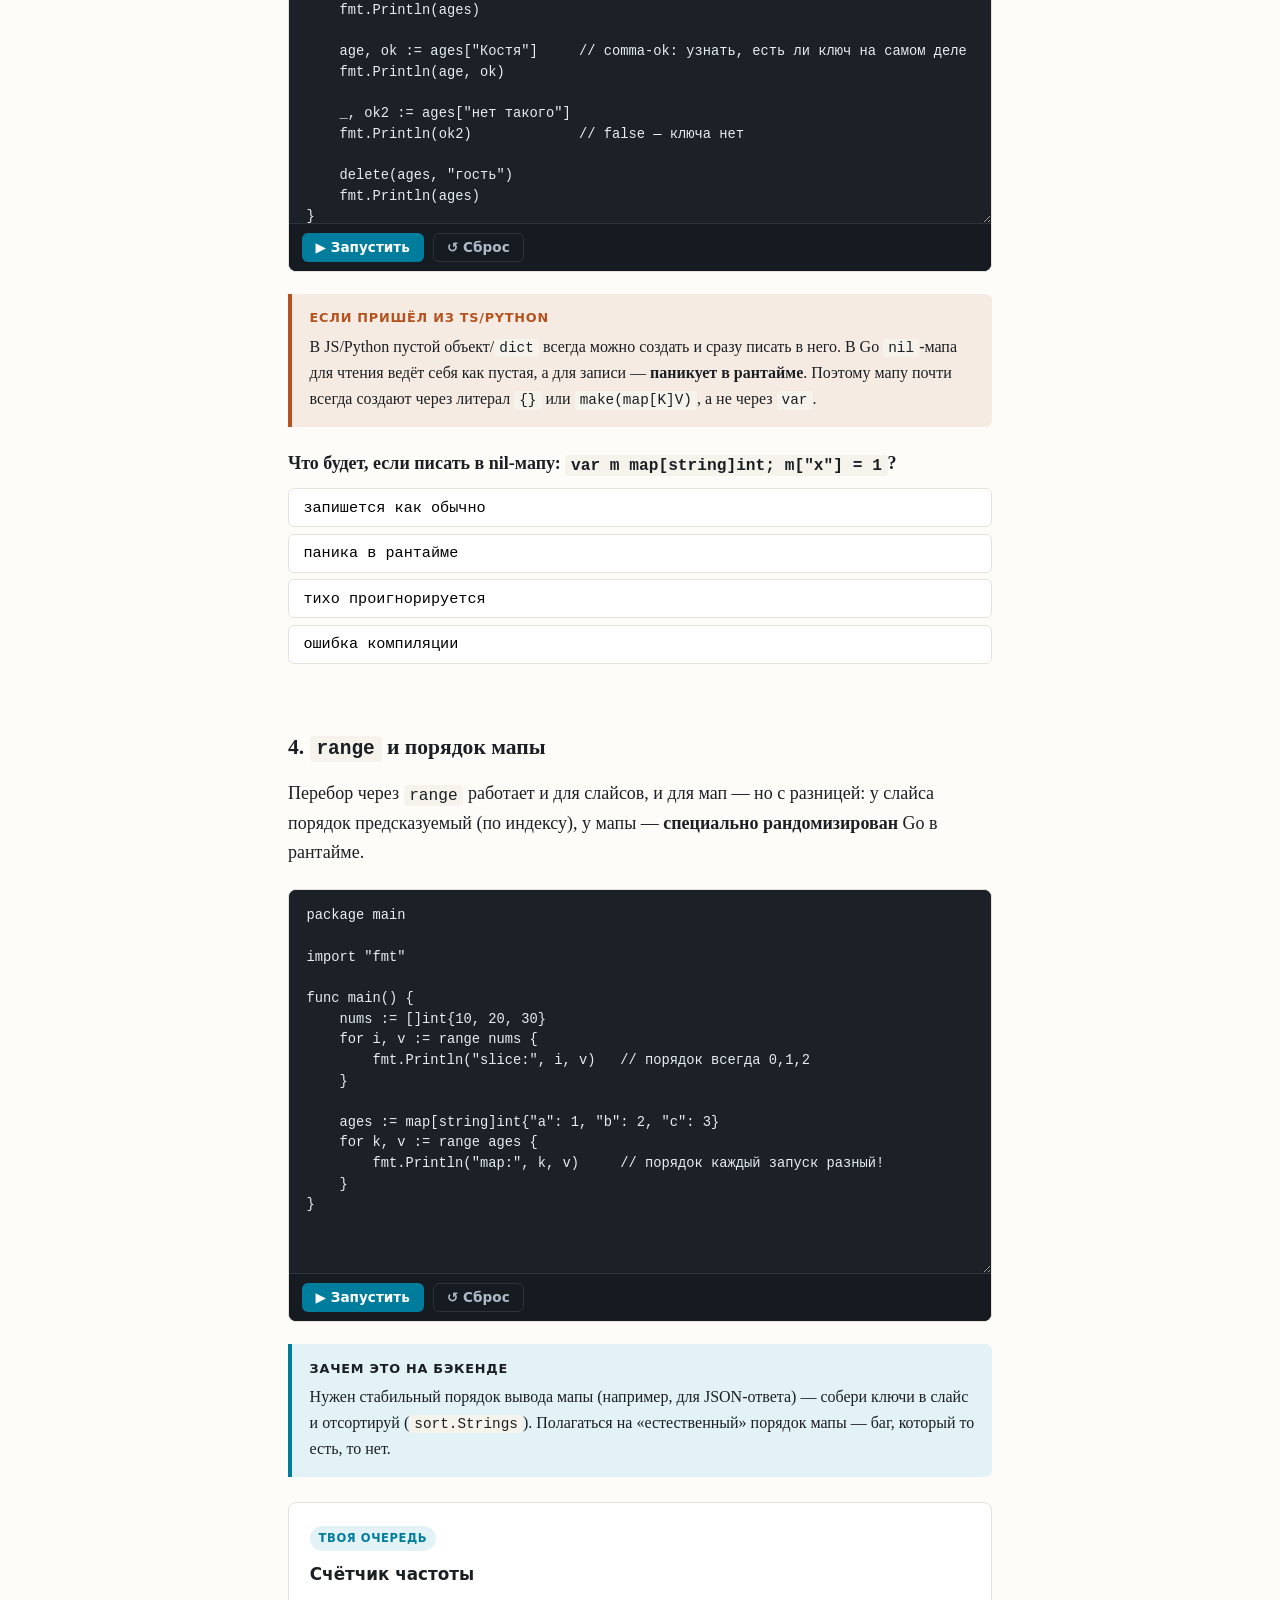
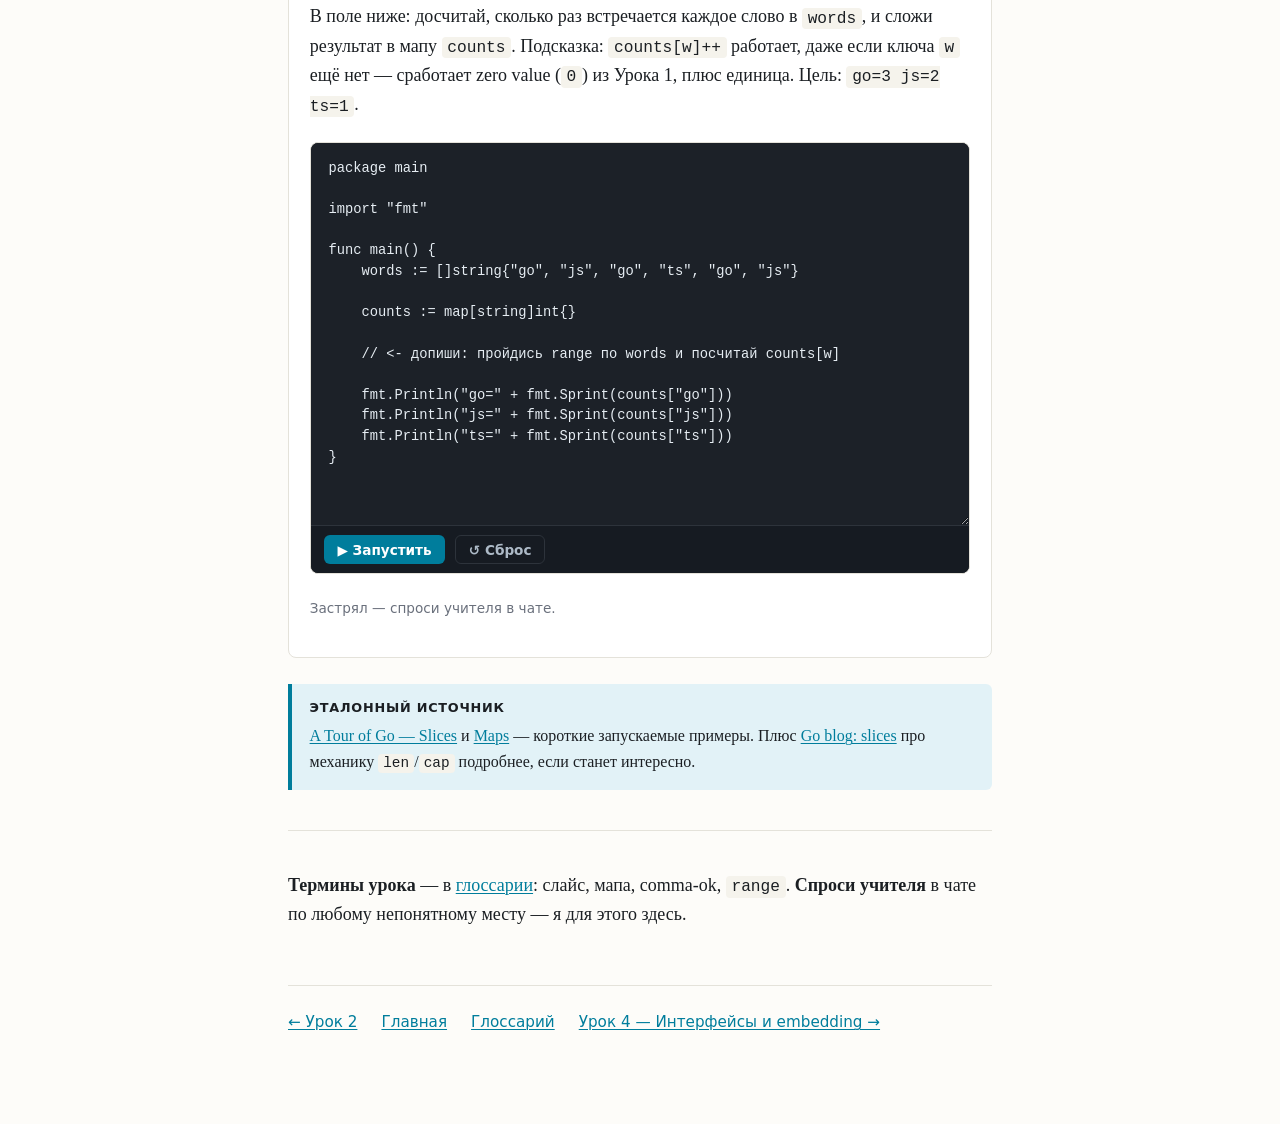
<file: lessons/0003-slices-maps.html>
<!doctype html>
<html lang="ru">
<head>
<meta charset="utf-8">
<meta name="viewport" content="width=device-width, initial-scale=1">
<title>Урок 3 · Слайсы и мапы</title>
<link rel="stylesheet" href="../assets/styles.css">
</head>
<body>
<header>
  <p class="kicker"><a href="../index.html">← Главная</a> · Блок A · Урок 3</p>
  <h1>Слайсы и мапы — динамические данные</h1>
  <p class="lede">Структуры (Урок 2) — это <strong>форма</strong> одной записи. А как хранить
  <strong>много</strong> записей или искать по ключу? В Go для этого два встроенных типа:
  <strong>слайс</strong> (растущий список) и <strong>мапа</strong> (аналог словаря/<code>dict</code>
  из Python, или <code>Map</code>/<code>Record</code> из TS). И у обоих есть свои острые углы.</p>
</header>

<main>
  <div class="win">
    <span class="callout-title">Что ты сможешь после урока</span>
    Объявить и наполнить <strong>слайс</strong> через <code>append</code>, объявить и
    наполнить <strong>мапу</strong>, проверить наличие ключа через <strong>comma-ok</strong>,
    и не попасться на то, что слайсы иногда делят один массив между собой.
  </div>

  <p class="hint">💡 В тёмных блоках жми <strong>▶ Запустить</strong> — Go выполнится в
  браузере. Код можно менять прямо в поле.</p>

  <div class="note">
    <span class="callout-title">Быстрый повтор Уроков 1–2</span>
    <code>zero value</code> (Урок 1) сейчас снова пригодится: у слайса и мапы тоже есть
    zero value — <code>nil</code>. И рефлекс #2 «значения копируются» (Урок 2, указатель vs
    значение) сегодня получит неожиданный поворот.
  </div>

  <h2>1. Слайс — растущий список</h2>
  <p>Слайс — это <code>[]T</code>: аналог <code>Array&lt;T&gt;</code> из TS, но умеет расти
  через встроенную функцию <code>append</code>. Важно: <code>append</code> возвращает
  <strong>новый</strong> слайс — результат надо переприсвоить.</p>

  <div class="sandbox">
<textarea spellcheck="false">
package main

import "fmt"

func main() {
    var s []int                // zero value слайса — nil, а не ошибка
    fmt.Println(s, len(s), s == nil)

    s = append(s, 10, 20, 30)  // append вернул НОВЫЙ слайс — переприсвоили s
    fmt.Println(s, len(s))

    nums := []int{1, 2, 3}     // литерал — сразу с элементами
    fmt.Println(nums)
}
</textarea>
  </div>

  <div class="js">
    <span class="callout-title">Если пришёл из TS</span>
    В TS <code>arr.push(x)</code> меняет массив на месте и ничего не возвращает (ну, длину).
    В Go <code>append(s, x)</code> ничего не меняет «на месте» — он возвращает результат,
    который нужно сохранить: <code>s = append(s, x)</code>. Забыл переприсвоить — данные
    потерялись.
  </div>

  <div class="quiz" data-answer="1">
    <p class="q">Что выведет вот такой код: <code>s := []int{1,2}; append(s, 3); fmt.Println(s)</code>?</p>
    <button>[1 2 3]</button>
    <button>[1 2]</button>
    <button>ошибка компиляции</button>
    <button>паника в рантайме</button>
    <p class="fb" data-ok="Да — append вернул новый слайс [1 2 3], но его никто не сохранил. s остался [1 2]." data-no="Нет: append не меняет s «на месте». Результат [1 2 3] потерян, потому что его не присвоили обратно в s."></p>
  </div>

  <h2>2. Развилка урока: слайсы делят массив 🔑</h2>
  <p>Слайс — это не сам массив, а «окно» в него: указатель + длина + вместимость
  (<code>cap</code>). Возьмёшь срез от существующего слайса — окно смотрит на
  <strong>тот же</strong> массив.</p>

  <div class="sandbox">
<textarea spellcheck="false">
package main

import "fmt"

func main() {
    a := []int{1, 2, 3, 4, 5}
    b := a[1:3]          // b смотрит на тот же массив, что и a

    b[0] = 99             // меняем через b...
    fmt.Println(a)        // ...а видно и в a!

    fmt.Println(len(b), cap(b))  // у b есть ещё место в общем массиве
    b = append(b, 100)           // хватило места в cap — задело и a
    fmt.Println(a, b)
}
</textarea>
  </div>

  <div class="warn">
    <span class="callout-title">Рефлекс #2, неожиданный поворот</span>
    В Уроке 2 ты выучил: структура копируется по значению, если не взять <code>*T</code>.
    Слайс тоже «копируется» при присваивании — но копируется только его <strong>заголовок</strong>
    (указатель на массив + длина + cap). Сам массив внутри — <strong>общий</strong>. Поэтому
    <code>b[0] = 99</code> видно и через <code>a</code>. А вот если <code>append</code> выходит
    за <code>cap</code> — Go выделяет новый массив, и связь между <code>a</code> и <code>b</code>
    рвётся. Это источник багов «почему у меня одно скопировалось, а другое — нет».
  </div>

  <div class="quiz" data-answer="1">
    <p class="q"><code>b := a[1:3]</code> — на что смотрит <code>b</code>?</p>
    <button>на независимую копию элементов a</button>
    <button>на тот же underlying-массив, что и a</button>
    <button>на указатель на a целиком</button>
    <button>ни на что, пока не вызван append</button>
    <p class="fb" data-ok="Да — срез делит массив с оригиналом, пока не сработал append с реаллокацией." data-no="Нет: срез — не копия. b и a смотрят на один и тот же массив в памяти, пока append не заставит Go выделить новый."></p>
  </div>

  <h2>3. Мапа — ключ → значение</h2>
  <p>Мапа — это <code>map[K]V</code>: то, что в Python — <code>dict</code>, в TS — <code>Map</code>
  или объект-<code>Record&lt;K, V&gt;</code>. Но её zero value — тоже <code>nil</code>, и с ним
  есть подвох: <strong>читать</strong> из nil-мапы можно, а <strong>писать</strong> — паника.</p>

  <div class="sandbox">
<textarea spellcheck="false">
package main

import "fmt"

func main() {
    var m map[string]int         // nil map — zero value
    fmt.Println(m == nil, len(m), m["x"])  // читать можно: вернёт zero value (0)
    // m["x"] = 1                // а вот это паникует — раскомментируй и запусти

    ages := map[string]int{"Костя": 33, "гость": 0}  // литерал — сразу можно писать
    ages["новый"] = 1
    fmt.Println(ages)

    age, ok := ages["Костя"]     // comma-ok: узнать, есть ли ключ на самом деле
    fmt.Println(age, ok)

    _, ok2 := ages["нет такого"]
    fmt.Println(ok2)             // false — ключа нет

    delete(ages, "гость")
    fmt.Println(ages)
}
</textarea>
  </div>

  <div class="js">
    <span class="callout-title">Если пришёл из TS/Python</span>
    В JS/Python пустой объект/<code>dict</code> всегда можно создать и сразу писать в него.
    В Go <code>nil</code>-мапа для чтения ведёт себя как пустая, а для записи —
    <strong>паникует в рантайме</strong>. Поэтому мапу почти всегда создают через литерал
    <code>{}</code> или <code>make(map[K]V)</code>, а не через <code>var</code>.
  </div>

  <div class="quiz" data-answer="1">
    <p class="q">Что будет, если писать в nil-мапу: <code>var m map[string]int; m["x"] = 1</code>?</p>
    <button>запишется как обычно</button>
    <button>паника в рантайме</button>
    <button>тихо проигнорируется</button>
    <button>ошибка компиляции</button>
    <p class="fb" data-ok="Да — nil-мапа читается нормально, но запись в неё паникует. Нужен литерал {} или make()." data-no="Нет: компилируется нормально, но при запуске m[&quot;x&quot;] = 1 паникует, потому что мапа nil."></p>
  </div>

  <h2>4. <code>range</code> и порядок мапы</h2>
  <p>Перебор через <code>range</code> работает и для слайсов, и для мап — но с разницей: у
  слайса порядок предсказуемый (по индексу), у мапы — <strong>специально рандомизирован</strong>
  Go в рантайме.</p>

  <div class="sandbox">
<textarea spellcheck="false">
package main

import "fmt"

func main() {
    nums := []int{10, 20, 30}
    for i, v := range nums {
        fmt.Println("slice:", i, v)   // порядок всегда 0,1,2
    }

    ages := map[string]int{"a": 1, "b": 2, "c": 3}
    for k, v := range ages {
        fmt.Println("map:", k, v)     // порядок каждый запуск разный!
    }
}
</textarea>
  </div>

  <div class="note">
    <span class="callout-title">Зачем это на бэкенде</span>
    Нужен стабильный порядок вывода мапы (например, для JSON-ответа) — собери ключи в
    слайс и отсортируй (<code>sort.Strings</code>). Полагаться на «естественный» порядок
    мапы — баг, который то есть, то нет.
  </div>

  <div class="task">
    <span class="badge">Твоя очередь</span>
    <h3>Счётчик частоты</h3>
    <p>В поле ниже: досчитай, сколько раз встречается каждое слово в <code>words</code>, и
    сложи результат в мапу <code>counts</code>. Подсказка: <code>counts[w]++</code> работает,
    даже если ключа <code>w</code> ещё нет — сработает zero value (<code>0</code>) из Урока 1,
    плюс единица. Цель: <code>go=3 js=2 ts=1</code>.</p>
    <div class="sandbox">
<textarea spellcheck="false">
package main

import "fmt"

func main() {
    words := []string{"go", "js", "go", "ts", "go", "js"}

    counts := map[string]int{}

    // <- допиши: пройдись range по words и посчитай counts[w]

    fmt.Println("go=" + fmt.Sprint(counts["go"]))
    fmt.Println("js=" + fmt.Sprint(counts["js"]))
    fmt.Println("ts=" + fmt.Sprint(counts["ts"]))
}
</textarea>
    </div>
    <p class="hint">Застрял — спроси учителя в чате.</p>
  </div>

  <div class="note">
    <span class="callout-title">Эталонный источник</span>
    <a href="https://go.dev/tour/moretypes/7">A Tour of Go — Slices</a> и
    <a href="https://go.dev/tour/moretypes/19">Maps</a> — короткие запускаемые примеры.
    Плюс <a href="https://go.dev/blog/slices-intro">Go blog: slices</a> про механику
    <code>len</code>/<code>cap</code> подробнее, если станет интересно.
  </div>

  <hr>
  <p><strong>Термины урока</strong> — в <a href="../reference/glossary.html">глоссарии</a>:
  слайс, мапа, comma-ok, <code>range</code>. <strong>Спроси учителя</strong> в чате по любому
  непонятному месту — я для этого здесь.</p>
</main>

<footer>
  <a href="0002-structs-methods.html">← Урок 2</a>
  <a href="../index.html">Главная</a>
  <a href="../reference/glossary.html">Глоссарий</a>
  <a href="0004-interfaces-embedding.html">Урок 4 — Интерфейсы и embedding →</a>
</footer>

<script src="../assets/quiz.js"></script>
<script src="../assets/sandbox.js"></script>
</body>
</html>
</file>
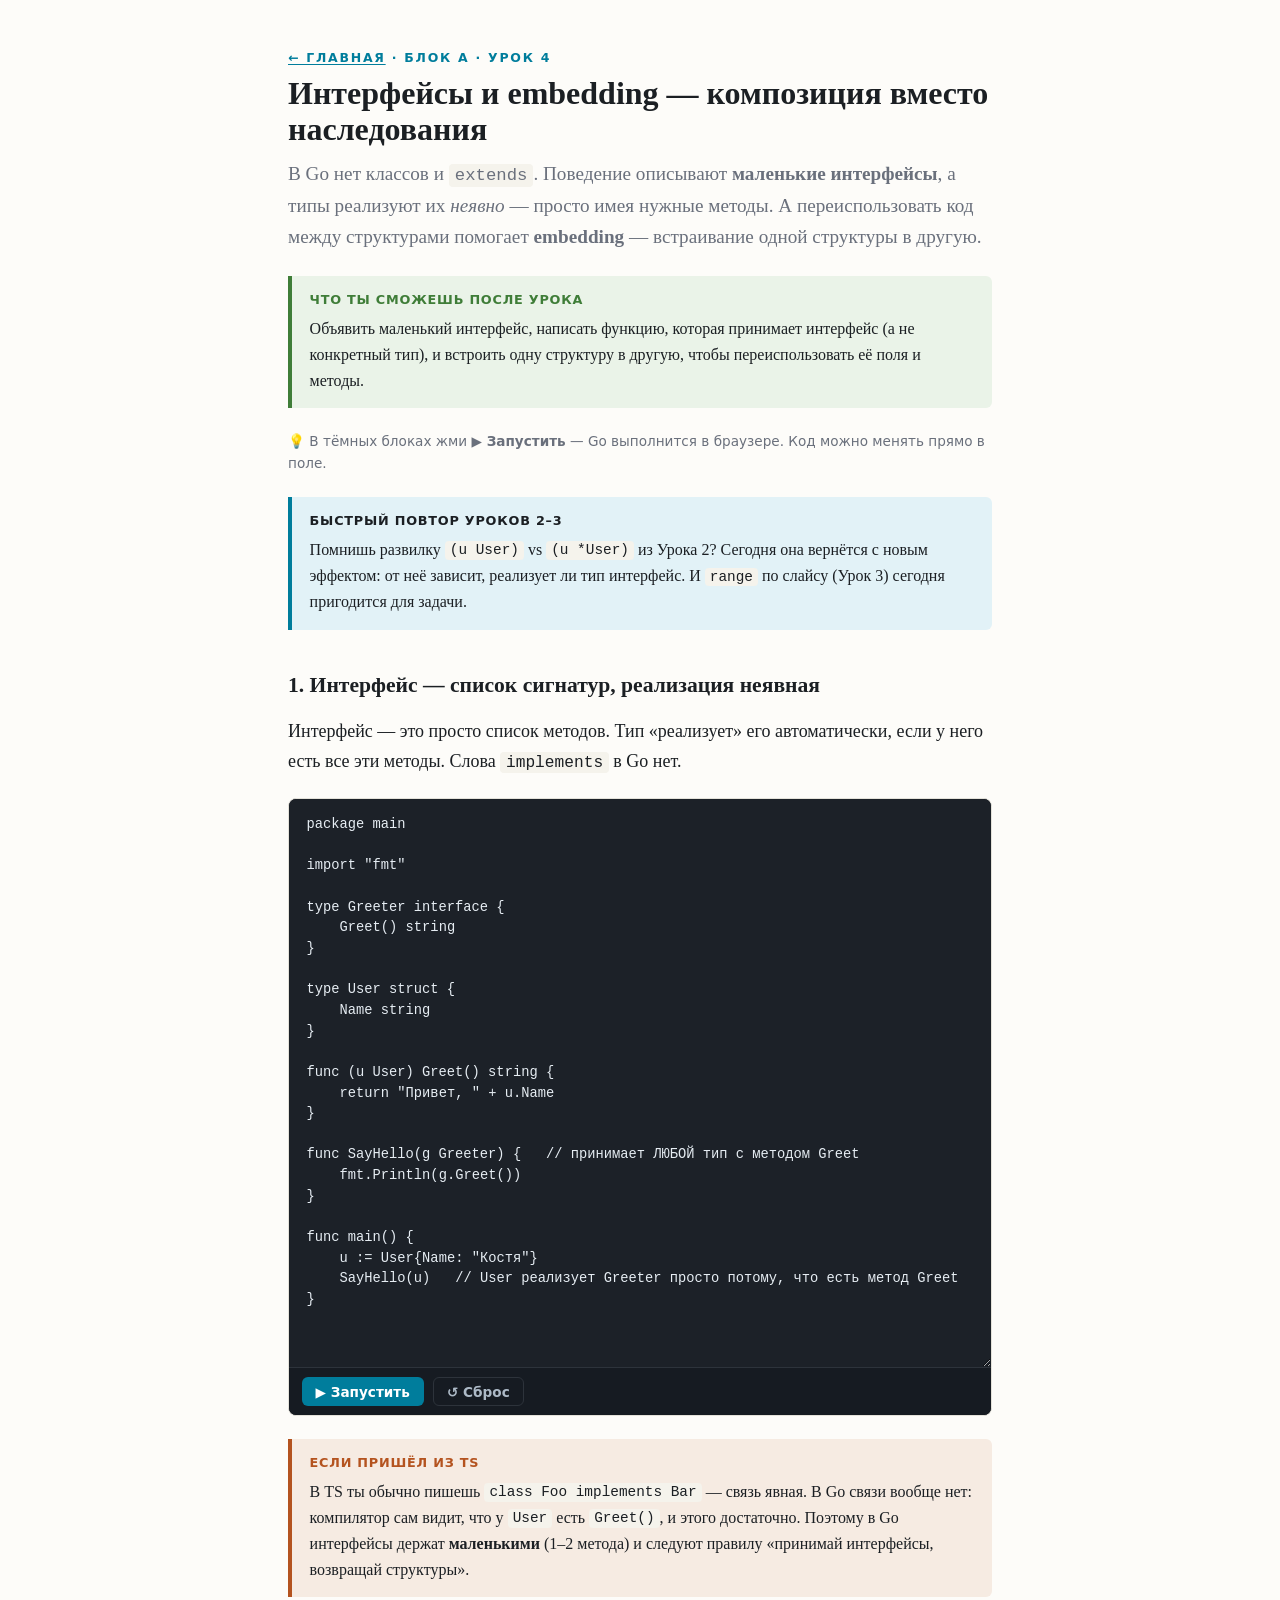
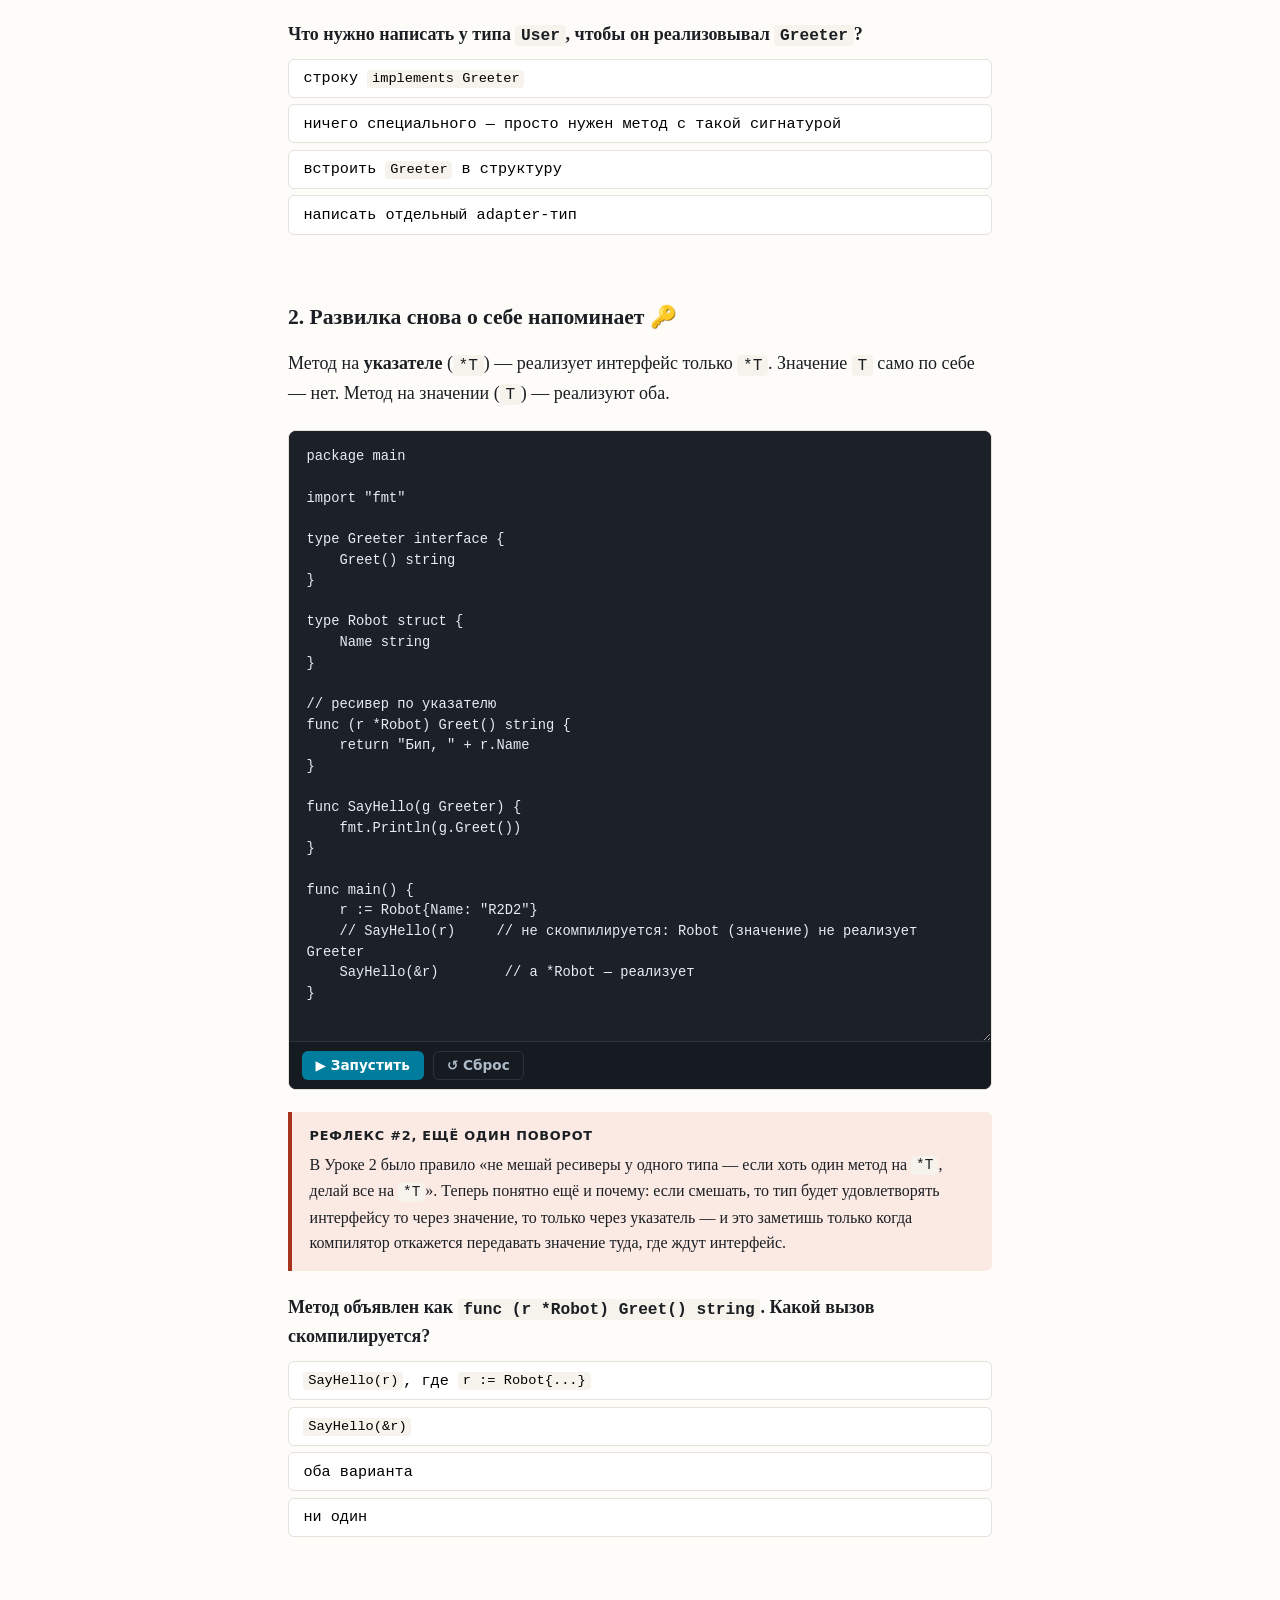
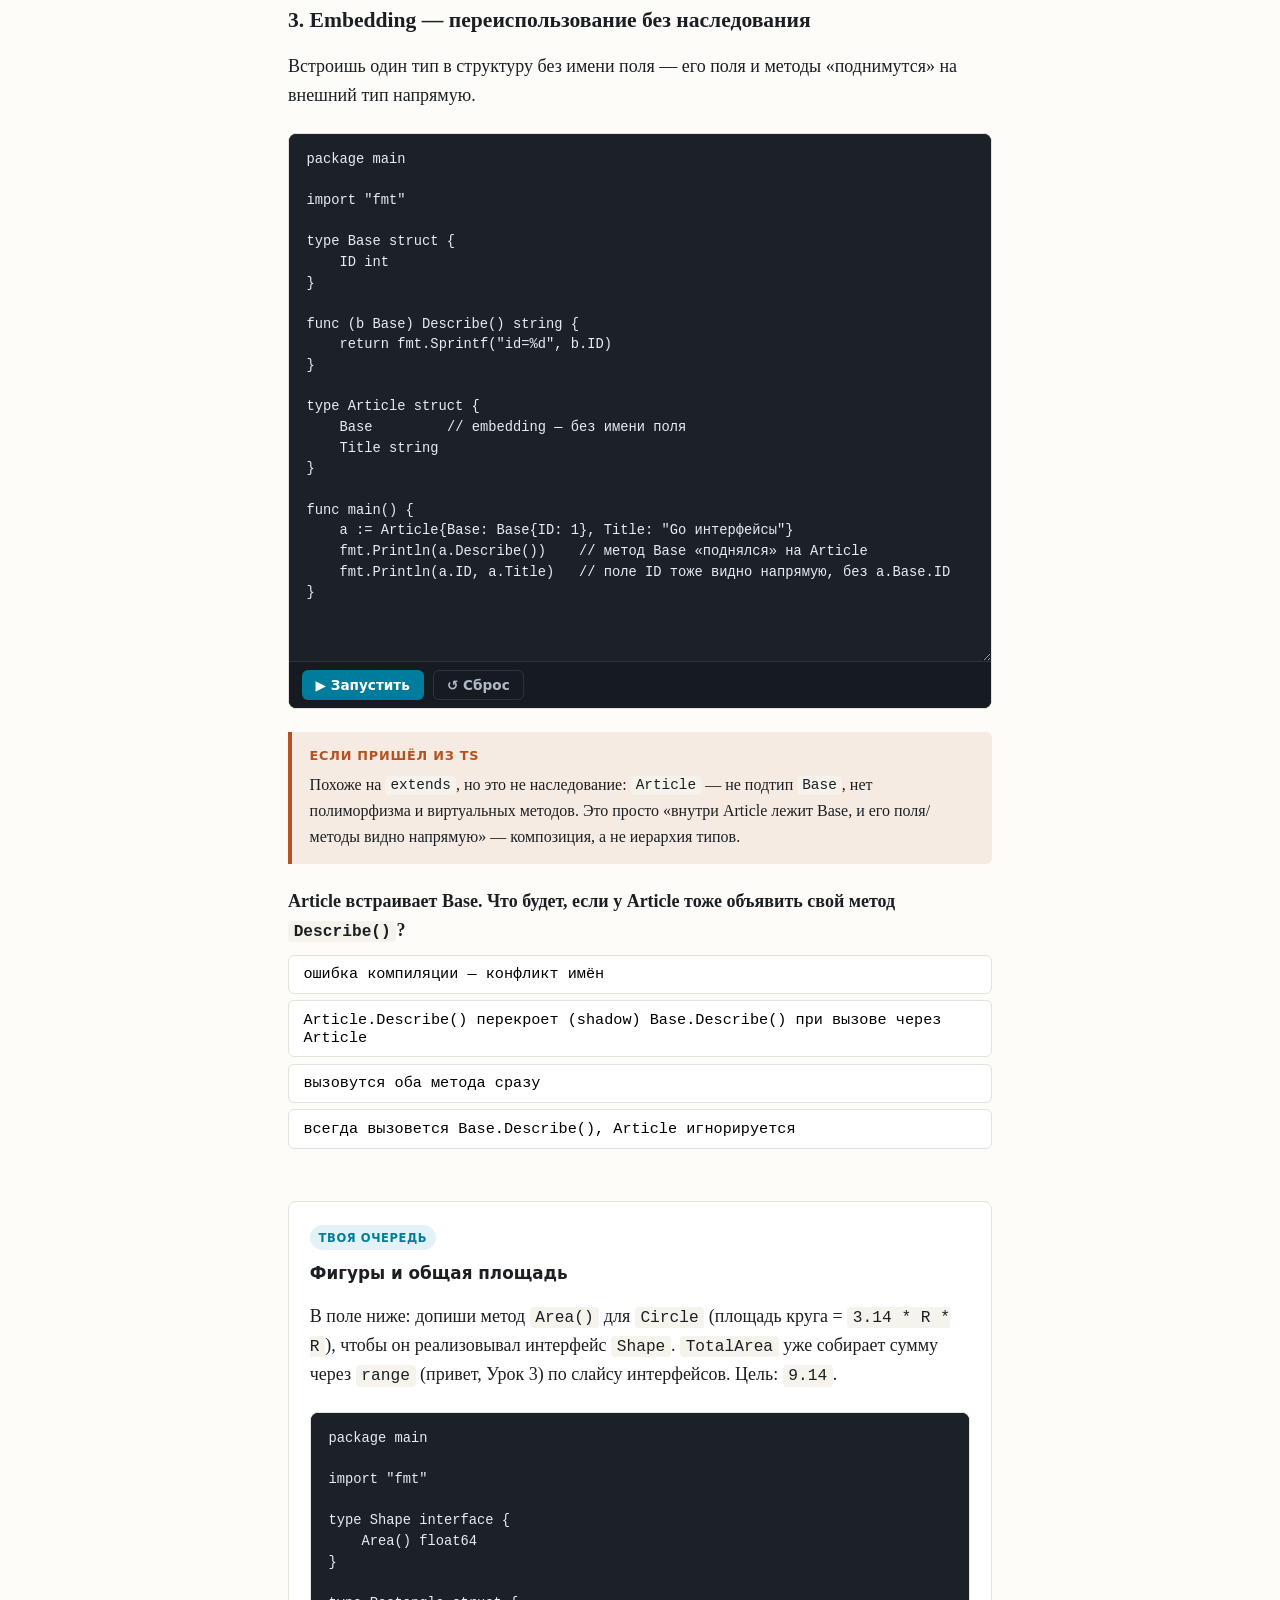
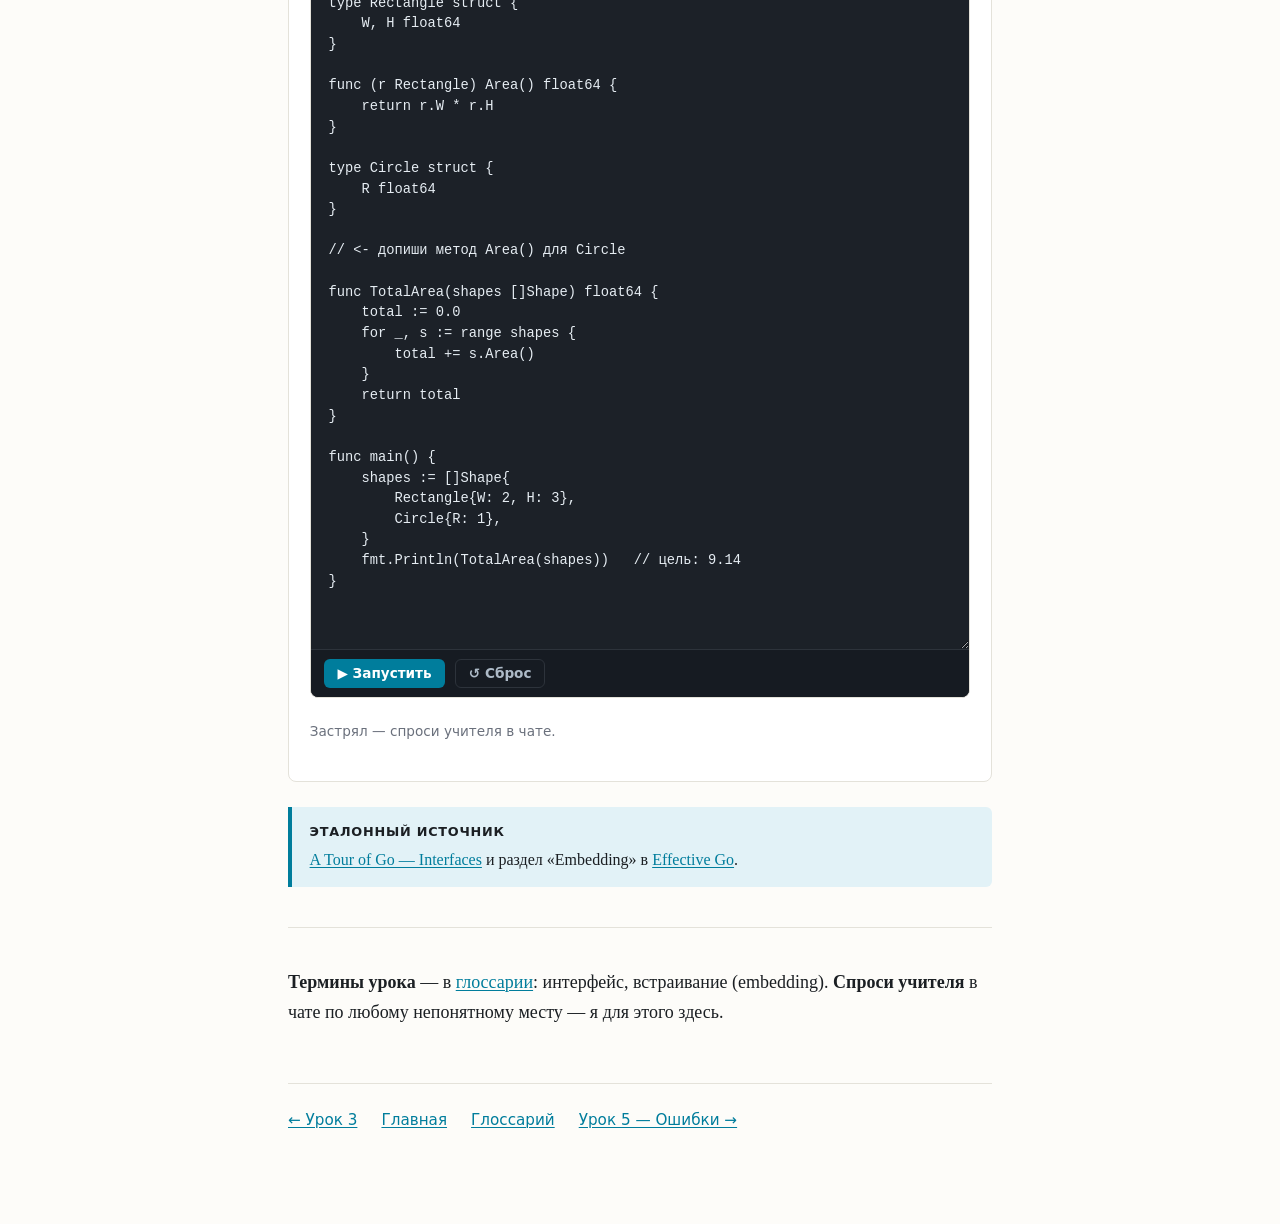
<file: lessons/0004-interfaces-embedding.html>
<!doctype html>
<html lang="ru">
<head>
<meta charset="utf-8">
<meta name="viewport" content="width=device-width, initial-scale=1">
<title>Урок 4 · Интерфейсы и embedding</title>
<link rel="stylesheet" href="../assets/styles.css">
</head>
<body>
<header>
  <p class="kicker"><a href="../index.html">← Главная</a> · Блок A · Урок 4</p>
  <h1>Интерфейсы и embedding — композиция вместо наследования</h1>
  <p class="lede">В Go нет классов и <code>extends</code>. Поведение описывают
  <strong>маленькие интерфейсы</strong>, а типы реализуют их <em>неявно</em> — просто имея
  нужные методы. А переиспользовать код между структурами помогает
  <strong>embedding</strong> — встраивание одной структуры в другую.</p>
</header>

<main>
  <div class="win">
    <span class="callout-title">Что ты сможешь после урока</span>
    Объявить маленький интерфейс, написать функцию, которая принимает интерфейс (а не
    конкретный тип), и встроить одну структуру в другую, чтобы переиспользовать её поля
    и методы.
  </div>

  <p class="hint">💡 В тёмных блоках жми <strong>▶ Запустить</strong> — Go выполнится в
  браузере. Код можно менять прямо в поле.</p>

  <div class="note">
    <span class="callout-title">Быстрый повтор Уроков 2–3</span>
    Помнишь развилку <code>(u User)</code> vs <code>(u *User)</code> из Урока 2? Сегодня
    она вернётся с новым эффектом: от неё зависит, реализует ли тип интерфейс. И
    <code>range</code> по слайсу (Урок 3) сегодня пригодится для задачи.
  </div>

  <h2>1. Интерфейс — список сигнатур, реализация неявная</h2>
  <p>Интерфейс — это просто список методов. Тип «реализует» его автоматически, если у
  него есть все эти методы. Слова <code>implements</code> в Go нет.</p>

  <div class="sandbox">
<textarea spellcheck="false">
package main

import "fmt"

type Greeter interface {
    Greet() string
}

type User struct {
    Name string
}

func (u User) Greet() string {
    return "Привет, " + u.Name
}

func SayHello(g Greeter) {   // принимает ЛЮБОЙ тип с методом Greet
    fmt.Println(g.Greet())
}

func main() {
    u := User{Name: "Костя"}
    SayHello(u)   // User реализует Greeter просто потому, что есть метод Greet
}
</textarea>
  </div>

  <div class="js">
    <span class="callout-title">Если пришёл из TS</span>
    В TS ты обычно пишешь <code>class Foo implements Bar</code> — связь явная. В Go
    связи вообще нет: компилятор сам видит, что у <code>User</code> есть <code>Greet()</code>,
    и этого достаточно. Поэтому в Go интерфейсы держат <strong>маленькими</strong>
    (1–2 метода) и следуют правилу «принимай интерфейсы, возвращай структуры».
  </div>

  <div class="quiz" data-answer="1">
    <p class="q">Что нужно написать у типа <code>User</code>, чтобы он реализовывал <code>Greeter</code>?</p>
    <button>строку <code>implements Greeter</code></button>
    <button>ничего специального — просто нужен метод с такой сигнатурой</button>
    <button>встроить <code>Greeter</code> в структуру</button>
    <button>написать отдельный adapter-тип</button>
    <p class="fb" data-ok="Да — реализация неявная. Есть метод Greet() string — тип уже удовлетворяет интерфейсу." data-no="Нет: в Go нет ключевого слова implements. Достаточно, чтобы у типа был метод с такой же сигнатурой."></p>
  </div>

  <h2>2. Развилка снова о себе напоминает 🔑</h2>
  <p>Метод на <strong>указателе</strong> (<code>*T</code>) — реализует интерфейс только
  <code>*T</code>. Значение <code>T</code> само по себе — нет. Метод на значении
  (<code>T</code>) — реализуют оба.</p>

  <div class="sandbox">
<textarea spellcheck="false">
package main

import "fmt"

type Greeter interface {
    Greet() string
}

type Robot struct {
    Name string
}

// ресивер по указателю
func (r *Robot) Greet() string {
    return "Бип, " + r.Name
}

func SayHello(g Greeter) {
    fmt.Println(g.Greet())
}

func main() {
    r := Robot{Name: "R2D2"}
    // SayHello(r)     // не скомпилируется: Robot (значение) не реализует Greeter
    SayHello(&r)        // а *Robot — реализует
}
</textarea>
  </div>

  <div class="warn">
    <span class="callout-title">Рефлекс #2, ещё один поворот</span>
    В Уроке 2 было правило «не мешай ресиверы у одного типа — если хоть один метод на
    <code>*T</code>, делай все на <code>*T</code>». Теперь понятно ещё и почему: если
    смешать, то тип будет удовлетворять интерфейсу то через значение, то только через
    указатель — и это заметишь только когда компилятор откажется передавать значение
    туда, где ждут интерфейс.
  </div>

  <div class="quiz" data-answer="1">
    <p class="q">Метод объявлен как <code>func (r *Robot) Greet() string</code>. Какой вызов скомпилируется?</p>
    <button><code>SayHello(r)</code>, где <code>r := Robot{...}</code></button>
    <button><code>SayHello(&amp;r)</code></button>
    <button>оба варианта</button>
    <button>ни один</button>
    <p class="fb" data-ok="Да — метод на *Robot, значит интерфейсу удовлетворяет только *Robot." data-no="Нет: метод определён на *Robot. Значение Robot (без &amp;) интерфейсу Greeter не удовлетворяет — компилятор откажет."></p>
  </div>

  <h2>3. Embedding — переиспользование без наследования</h2>
  <p>Встроишь один тип в структуру без имени поля — его поля и методы «поднимутся» на
  внешний тип напрямую.</p>

  <div class="sandbox">
<textarea spellcheck="false">
package main

import "fmt"

type Base struct {
    ID int
}

func (b Base) Describe() string {
    return fmt.Sprintf("id=%d", b.ID)
}

type Article struct {
    Base         // embedding — без имени поля
    Title string
}

func main() {
    a := Article{Base: Base{ID: 1}, Title: "Go интерфейсы"}
    fmt.Println(a.Describe())    // метод Base «поднялся» на Article
    fmt.Println(a.ID, a.Title)   // поле ID тоже видно напрямую, без a.Base.ID
}
</textarea>
  </div>

  <div class="js">
    <span class="callout-title">Если пришёл из TS</span>
    Похоже на <code>extends</code>, но это не наследование: <code>Article</code> —
    не подтип <code>Base</code>, нет полиморфизма и виртуальных методов. Это просто
    «внутри Article лежит Base, и его поля/методы видно напрямую» — композиция,
    а не иерархия типов.
  </div>

  <div class="quiz" data-answer="1">
    <p class="q">Article встраивает Base. Что будет, если у Article тоже объявить свой метод <code>Describe()</code>?</p>
    <button>ошибка компиляции — конфликт имён</button>
    <button>Article.Describe() перекроет (shadow) Base.Describe() при вызове через Article</button>
    <button>вызовутся оба метода сразу</button>
    <button>всегда вызовется Base.Describe(), Article игнорируется</button>
    <p class="fb" data-ok="Да — свой метод на внешнем типе просто перекрывает поднятый. Это shadowing, не override (нет виртуальности)." data-no="Нет: конфликта нет. Метод, объявленный прямо на Article, перекрывает поднятый из Base — но это статическое перекрытие, не полиморфизм."></p>
  </div>

  <div class="task">
    <span class="badge">Твоя очередь</span>
    <h3>Фигуры и общая площадь</h3>
    <p>В поле ниже: допиши метод <code>Area()</code> для <code>Circle</code> (площадь круга
    = <code>3.14 * R * R</code>), чтобы он реализовывал интерфейс <code>Shape</code>.
    <code>TotalArea</code> уже собирает сумму через <code>range</code> (привет, Урок 3) по
    слайсу интерфейсов. Цель: <code>9.14</code>.</p>
    <div class="sandbox">
<textarea spellcheck="false">
package main

import "fmt"

type Shape interface {
    Area() float64
}

type Rectangle struct {
    W, H float64
}

func (r Rectangle) Area() float64 {
    return r.W * r.H
}

type Circle struct {
    R float64
}

// <- допиши метод Area() для Circle

func TotalArea(shapes []Shape) float64 {
    total := 0.0
    for _, s := range shapes {
        total += s.Area()
    }
    return total
}

func main() {
    shapes := []Shape{
        Rectangle{W: 2, H: 3},
        Circle{R: 1},
    }
    fmt.Println(TotalArea(shapes))   // цель: 9.14
}
</textarea>
    </div>
    <p class="hint">Застрял — спроси учителя в чате.</p>
  </div>

  <div class="note">
    <span class="callout-title">Эталонный источник</span>
    <a href="https://go.dev/tour/methods/9">A Tour of Go — Interfaces</a> и раздел
    «Embedding» в <a href="https://go.dev/doc/effective_go">Effective Go</a>.
  </div>

  <hr>
  <p><strong>Термины урока</strong> — в <a href="../reference/glossary.html">глоссарии</a>:
  интерфейс, встраивание (embedding). <strong>Спроси учителя</strong> в чате по любому
  непонятному месту — я для этого здесь.</p>
</main>

<footer>
  <a href="0003-slices-maps.html">← Урок 3</a>
  <a href="../index.html">Главная</a>
  <a href="../reference/glossary.html">Глоссарий</a>
  <a href="0005-errors-deep-dive.html">Урок 5 — Ошибки →</a>
</footer>

<script src="../assets/quiz.js"></script>
<script src="../assets/sandbox.js"></script>
</body>
</html>
</file>
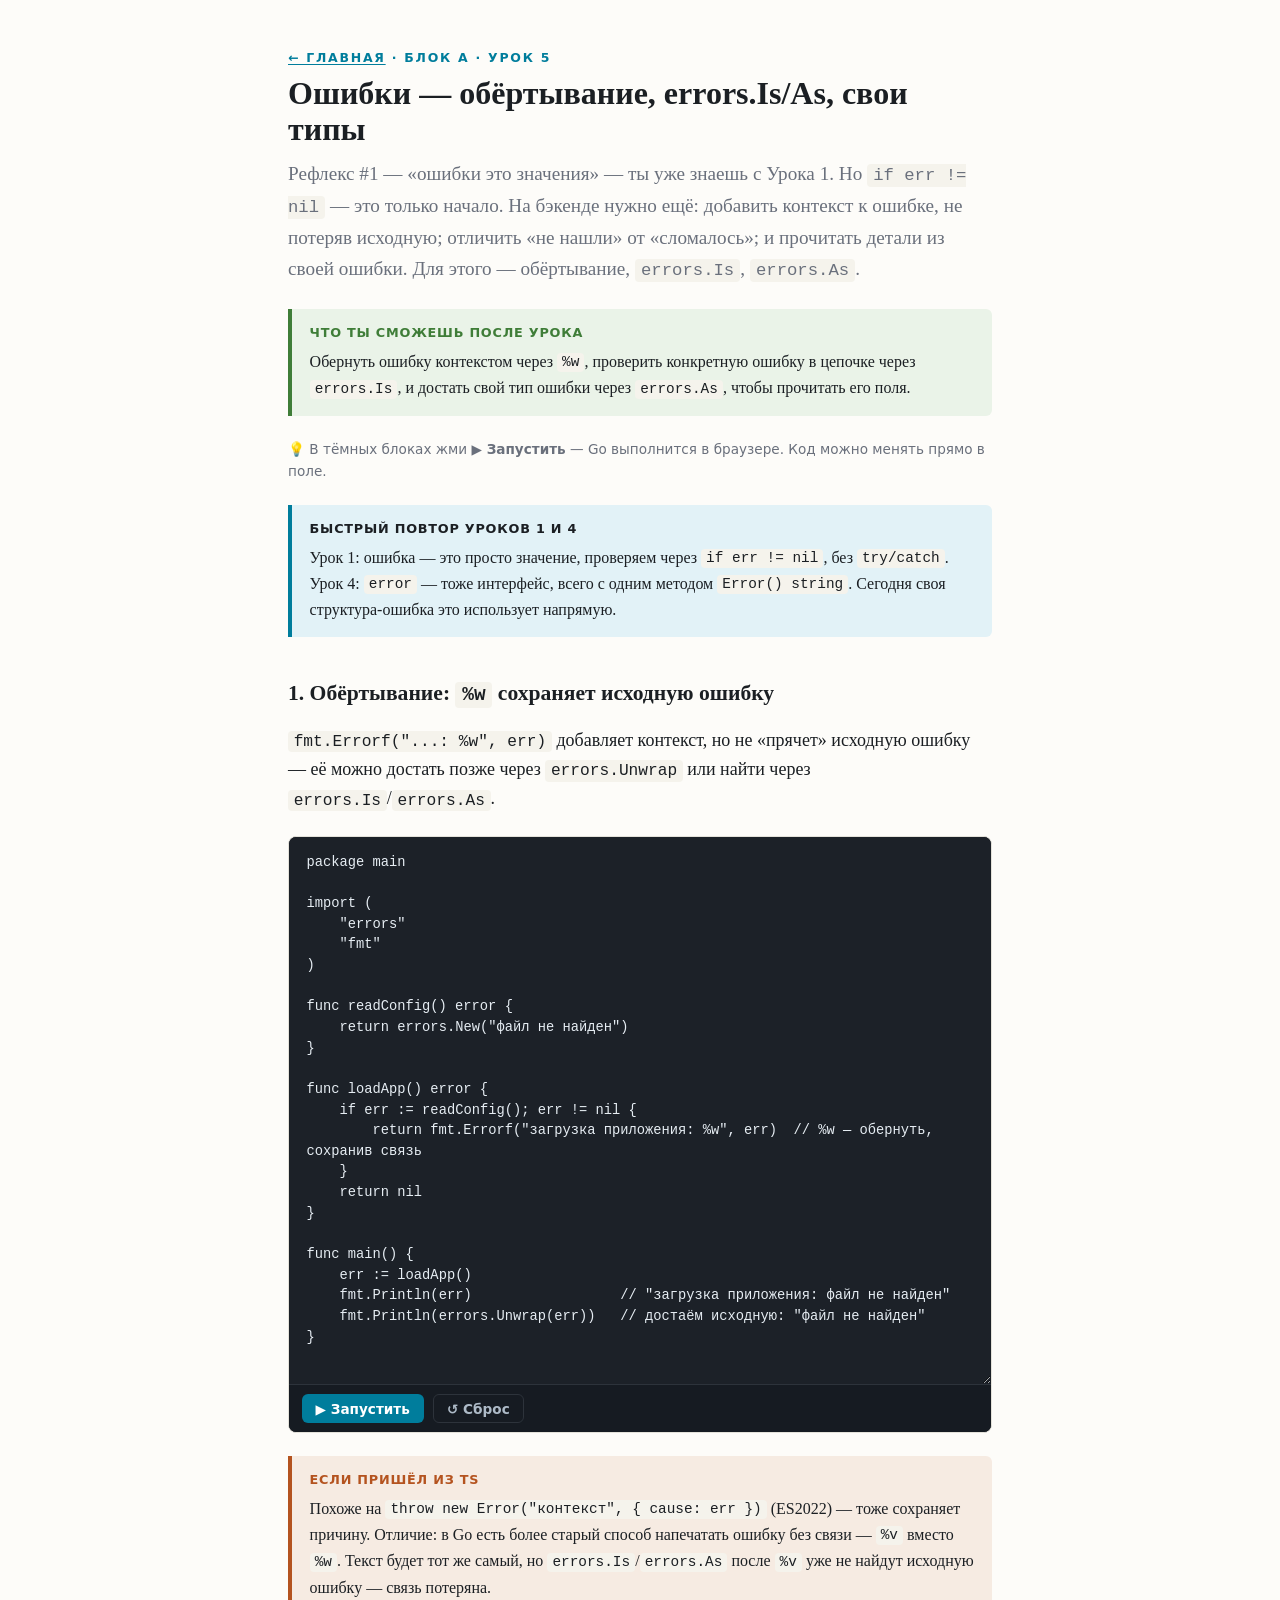
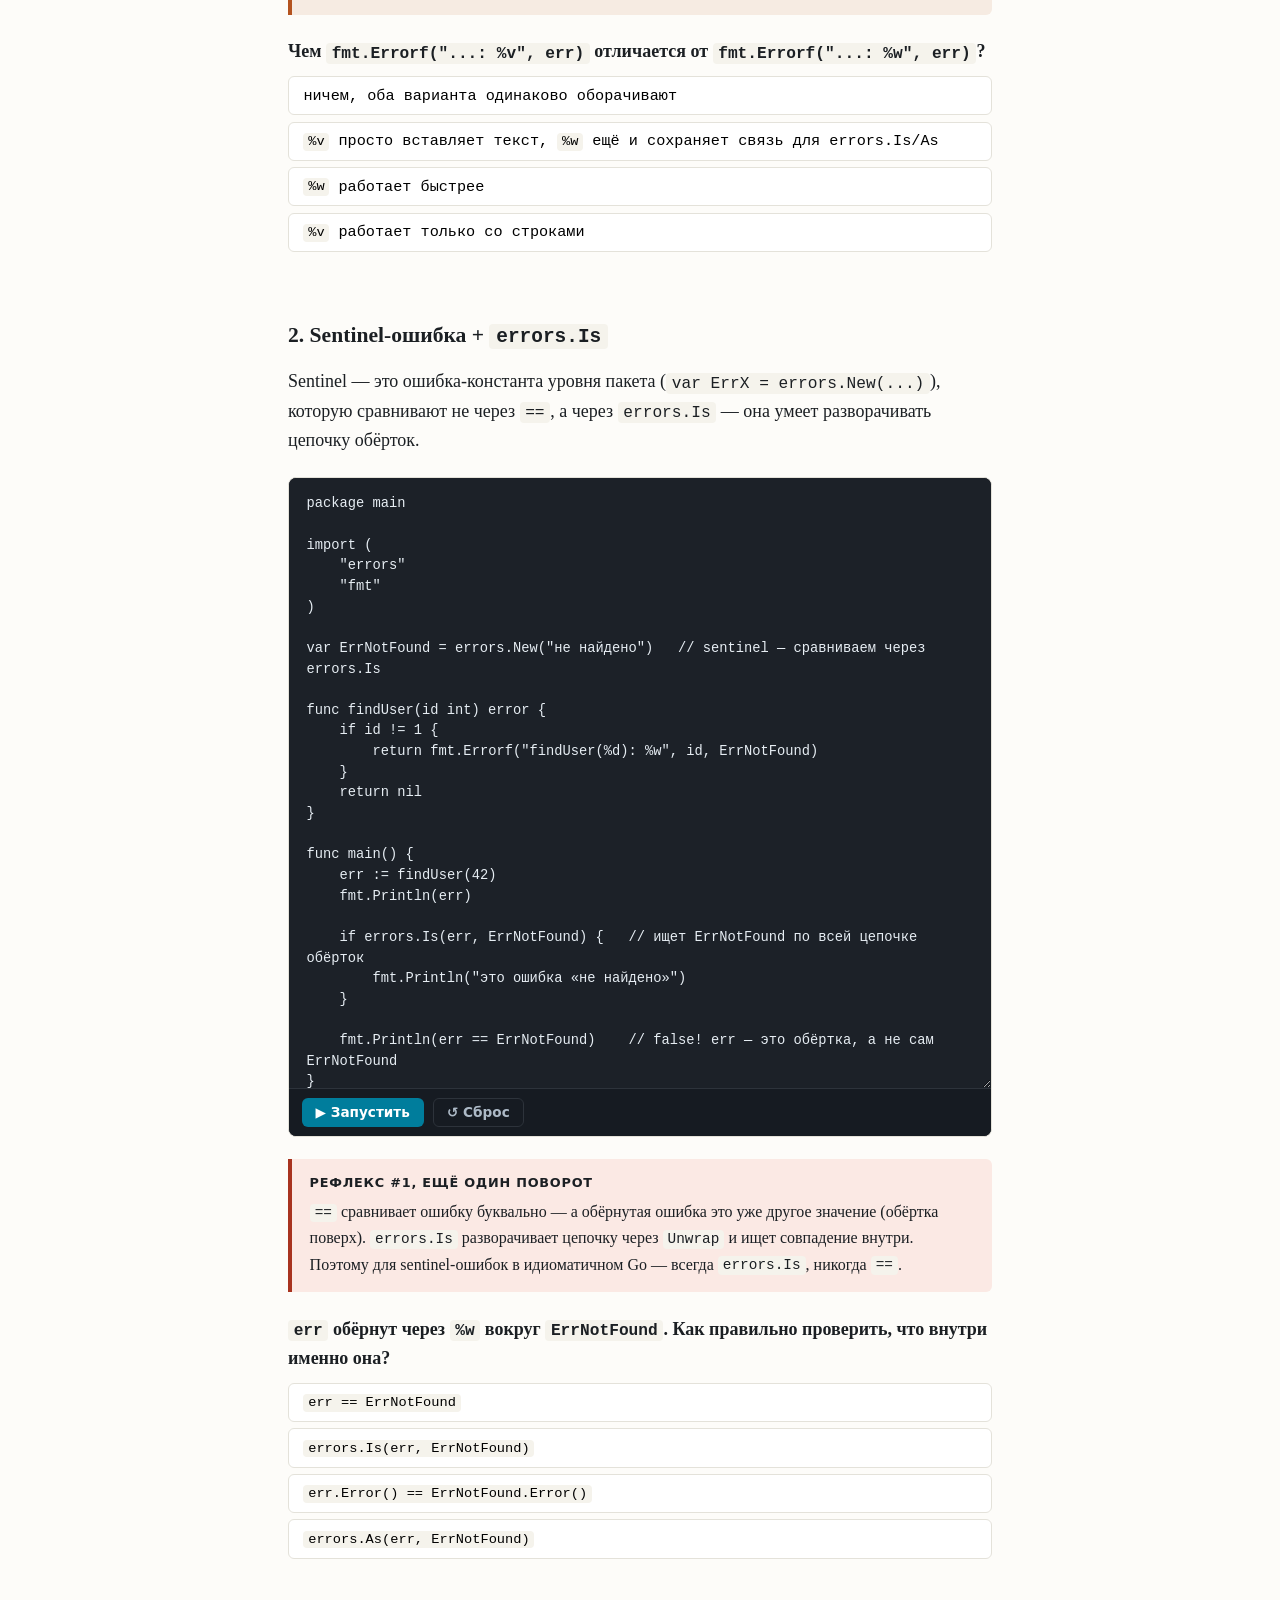
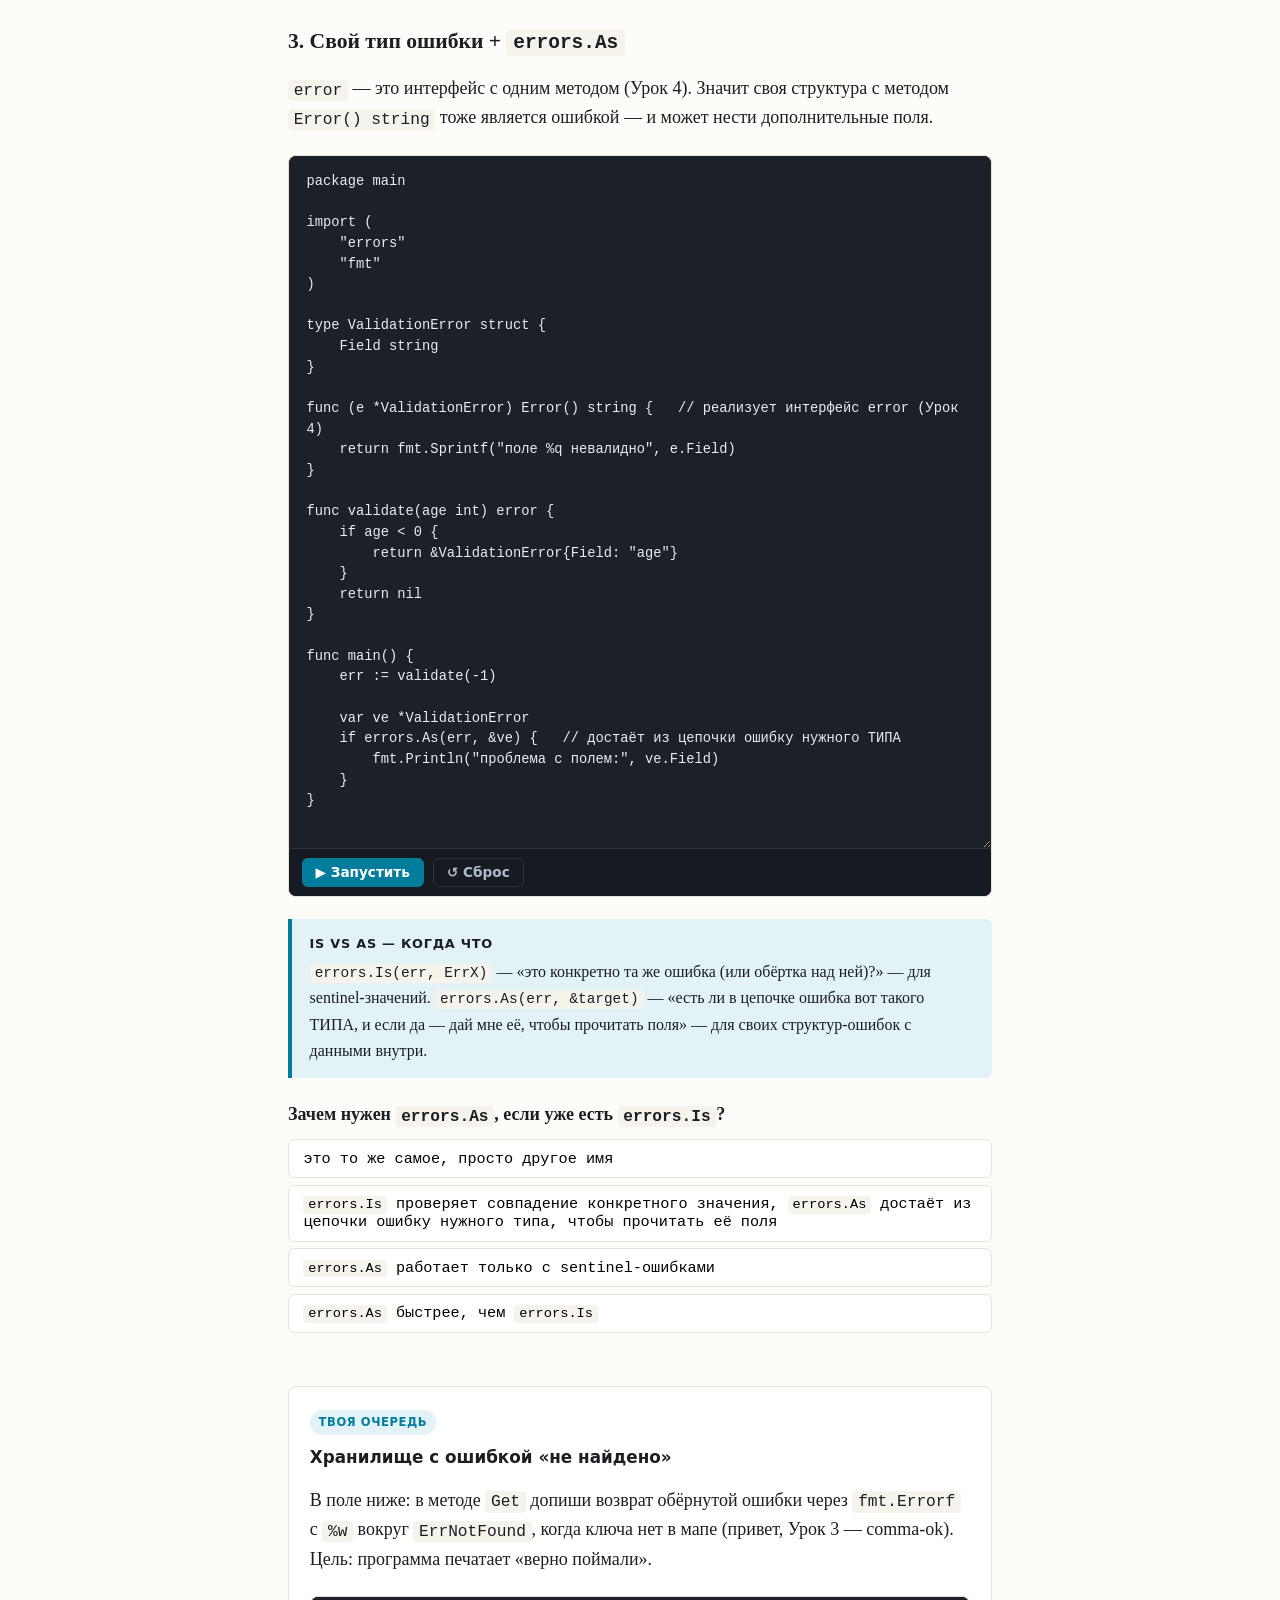
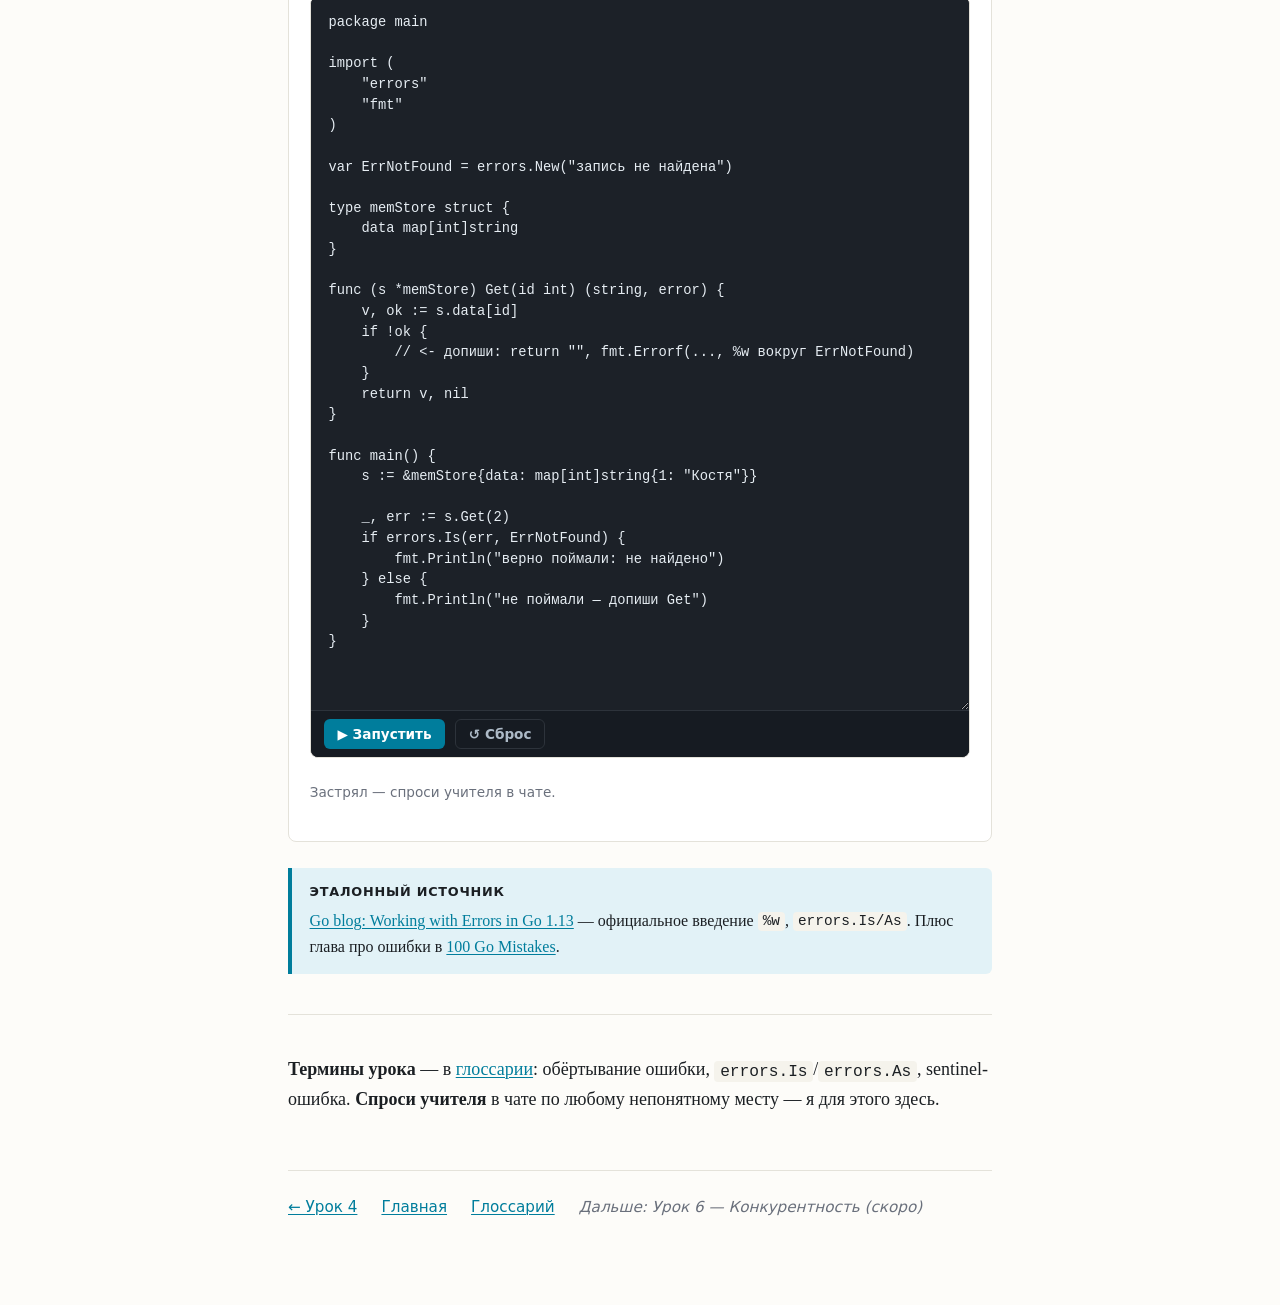
<file: lessons/0005-errors-deep-dive.html>
<!doctype html>
<html lang="ru">
<head>
<meta charset="utf-8">
<meta name="viewport" content="width=device-width, initial-scale=1">
<title>Урок 5 · Ошибки — обёртывание, Is/As, свои типы</title>
<link rel="stylesheet" href="../assets/styles.css">
</head>
<body>
<header>
  <p class="kicker"><a href="../index.html">← Главная</a> · Блок A · Урок 5</p>
  <h1>Ошибки — обёртывание, errors.Is/As, свои типы</h1>
  <p class="lede">Рефлекс #1 — «ошибки это значения» — ты уже знаешь с Урока 1. Но
  <code>if err != nil</code> — это только начало. На бэкенде нужно ещё: добавить контекст
  к ошибке, не потеряв исходную; отличить «не нашли» от «сломалось»; и прочитать детали
  из своей ошибки. Для этого — обёртывание, <code>errors.Is</code>, <code>errors.As</code>.</p>
</header>

<main>
  <div class="win">
    <span class="callout-title">Что ты сможешь после урока</span>
    Обернуть ошибку контекстом через <code>%w</code>, проверить конкретную ошибку в
    цепочке через <code>errors.Is</code>, и достать свой тип ошибки через
    <code>errors.As</code>, чтобы прочитать его поля.
  </div>

  <p class="hint">💡 В тёмных блоках жми <strong>▶ Запустить</strong> — Go выполнится в
  браузере. Код можно менять прямо в поле.</p>

  <div class="note">
    <span class="callout-title">Быстрый повтор Уроков 1 и 4</span>
    Урок 1: ошибка — это просто значение, проверяем через <code>if err != nil</code>, без
    <code>try/catch</code>. Урок 4: <code>error</code> — тоже интерфейс, всего с одним
    методом <code>Error() string</code>. Сегодня своя структура-ошибка это использует
    напрямую.
  </div>

  <h2>1. Обёртывание: <code>%w</code> сохраняет исходную ошибку</h2>
  <p><code>fmt.Errorf("...: %w", err)</code> добавляет контекст, но не «прячет» исходную
  ошибку — её можно достать позже через <code>errors.Unwrap</code> или найти через
  <code>errors.Is</code>/<code>errors.As</code>.</p>

  <div class="sandbox">
<textarea spellcheck="false">
package main

import (
    "errors"
    "fmt"
)

func readConfig() error {
    return errors.New("файл не найден")
}

func loadApp() error {
    if err := readConfig(); err != nil {
        return fmt.Errorf("загрузка приложения: %w", err)  // %w — обернуть, сохранив связь
    }
    return nil
}

func main() {
    err := loadApp()
    fmt.Println(err)                  // "загрузка приложения: файл не найден"
    fmt.Println(errors.Unwrap(err))   // достаём исходную: "файл не найден"
}
</textarea>
  </div>

  <div class="js">
    <span class="callout-title">Если пришёл из TS</span>
    Похоже на <code>throw new Error("контекст", { cause: err })</code> (ES2022) — тоже
    сохраняет причину. Отличие: в Go есть более старый способ напечатать ошибку без связи
    — <code>%v</code> вместо <code>%w</code>. Текст будет тот же самый, но
    <code>errors.Is</code>/<code>errors.As</code> после <code>%v</code> уже не найдут
    исходную ошибку — связь потеряна.
  </div>

  <div class="quiz" data-answer="1">
    <p class="q">Чем <code>fmt.Errorf("...: %v", err)</code> отличается от <code>fmt.Errorf("...: %w", err)</code>?</p>
    <button>ничем, оба варианта одинаково оборачивают</button>
    <button><code>%v</code> просто вставляет текст, <code>%w</code> ещё и сохраняет связь для errors.Is/As</button>
    <button><code>%w</code> работает быстрее</button>
    <button><code>%v</code> работает только со строками</button>
    <p class="fb" data-ok="Да — %v даёт тот же текст, но рвёт цепочку: errors.Is/As её уже не увидят. %w сохраняет ссылку на исходную ошибку." data-no="Нет: текст будет одинаковым в обоих случаях. Разница — в связи: только %w позволяет errors.Unwrap/Is/As дойти до исходной ошибки."></p>
  </div>

  <h2>2. Sentinel-ошибка + <code>errors.Is</code></h2>
  <p>Sentinel — это ошибка-константа уровня пакета (<code>var ErrX = errors.New(...)</code>),
  которую сравнивают не через <code>==</code>, а через <code>errors.Is</code> — она умеет
  разворачивать цепочку обёрток.</p>

  <div class="sandbox">
<textarea spellcheck="false">
package main

import (
    "errors"
    "fmt"
)

var ErrNotFound = errors.New("не найдено")   // sentinel — сравниваем через errors.Is

func findUser(id int) error {
    if id != 1 {
        return fmt.Errorf("findUser(%d): %w", id, ErrNotFound)
    }
    return nil
}

func main() {
    err := findUser(42)
    fmt.Println(err)

    if errors.Is(err, ErrNotFound) {   // ищет ErrNotFound по всей цепочке обёрток
        fmt.Println("это ошибка «не найдено»")
    }

    fmt.Println(err == ErrNotFound)    // false! err — это обёртка, а не сам ErrNotFound
}
</textarea>
  </div>

  <div class="warn">
    <span class="callout-title">Рефлекс #1, ещё один поворот</span>
    <code>==</code> сравнивает ошибку буквально — а обёрнутая ошибка это уже другое
    значение (обёртка поверх). <code>errors.Is</code> разворачивает цепочку через
    <code>Unwrap</code> и ищет совпадение внутри. Поэтому для sentinel-ошибок в
    идиоматичном Go — всегда <code>errors.Is</code>, никогда <code>==</code>.
  </div>

  <div class="quiz" data-answer="1">
    <p class="q"><code>err</code> обёрнут через <code>%w</code> вокруг <code>ErrNotFound</code>. Как правильно проверить, что внутри именно она?</p>
    <button><code>err == ErrNotFound</code></button>
    <button><code>errors.Is(err, ErrNotFound)</code></button>
    <button><code>err.Error() == ErrNotFound.Error()</code></button>
    <button><code>errors.As(err, ErrNotFound)</code></button>
    <p class="fb" data-ok="Да — errors.Is идёт по цепочке обёрток и находит ErrNotFound внутри." data-no="Нет: == не разворачивает обёртку, сравнение строк — хрупкий хак, а errors.As — для типов, не для sentinel-значений. Нужен errors.Is."></p>
  </div>

  <h2>3. Свой тип ошибки + <code>errors.As</code></h2>
  <p><code>error</code> — это интерфейс с одним методом (Урок 4). Значит своя структура
  с методом <code>Error() string</code> тоже является ошибкой — и может нести
  дополнительные поля.</p>

  <div class="sandbox">
<textarea spellcheck="false">
package main

import (
    "errors"
    "fmt"
)

type ValidationError struct {
    Field string
}

func (e *ValidationError) Error() string {   // реализует интерфейс error (Урок 4)
    return fmt.Sprintf("поле %q невалидно", e.Field)
}

func validate(age int) error {
    if age < 0 {
        return &ValidationError{Field: "age"}
    }
    return nil
}

func main() {
    err := validate(-1)

    var ve *ValidationError
    if errors.As(err, &ve) {   // достаёт из цепочки ошибку нужного ТИПА
        fmt.Println("проблема с полем:", ve.Field)
    }
}
</textarea>
  </div>

  <div class="note">
    <span class="callout-title">Is vs As — когда что</span>
    <code>errors.Is(err, ErrX)</code> — «это конкретно та же ошибка (или обёртка над
    ней)?» — для sentinel-значений. <code>errors.As(err, &amp;target)</code> — «есть ли в
    цепочке ошибка вот такого ТИПА, и если да — дай мне её, чтобы прочитать поля» — для
    своих структур-ошибок с данными внутри.
  </div>

  <div class="quiz" data-answer="1">
    <p class="q">Зачем нужен <code>errors.As</code>, если уже есть <code>errors.Is</code>?</p>
    <button>это то же самое, просто другое имя</button>
    <button><code>errors.Is</code> проверяет совпадение конкретного значения, <code>errors.As</code> достаёт из цепочки ошибку нужного типа, чтобы прочитать её поля</button>
    <button><code>errors.As</code> работает только с sentinel-ошибками</button>
    <button><code>errors.As</code> быстрее, чем <code>errors.Is</code></button>
    <p class="fb" data-ok="Да — As достаёт ошибку по типу и даёт доступ к её полям (Field и т.п.), Is только отвечает true/false." data-no="Нет: это разные задачи. Is — «совпадает ли с конкретным sentinel-значением», As — «есть ли ошибка такого типа, дай её сюда, чтобы прочитать поля»."></p>
  </div>

  <div class="task">
    <span class="badge">Твоя очередь</span>
    <h3>Хранилище с ошибкой «не найдено»</h3>
    <p>В поле ниже: в методе <code>Get</code> допиши возврат обёрнутой ошибки через
    <code>fmt.Errorf</code> с <code>%w</code> вокруг <code>ErrNotFound</code>, когда ключа
    нет в мапе (привет, Урок 3 — comma-ok). Цель: программа печатает «верно поймали».</p>
    <div class="sandbox">
<textarea spellcheck="false">
package main

import (
    "errors"
    "fmt"
)

var ErrNotFound = errors.New("запись не найдена")

type memStore struct {
    data map[int]string
}

func (s *memStore) Get(id int) (string, error) {
    v, ok := s.data[id]
    if !ok {
        // <- допиши: return "", fmt.Errorf(..., %w вокруг ErrNotFound)
    }
    return v, nil
}

func main() {
    s := &memStore{data: map[int]string{1: "Костя"}}

    _, err := s.Get(2)
    if errors.Is(err, ErrNotFound) {
        fmt.Println("верно поймали: не найдено")
    } else {
        fmt.Println("не поймали — допиши Get")
    }
}
</textarea>
    </div>
    <p class="hint">Застрял — спроси учителя в чате.</p>
  </div>

  <div class="note">
    <span class="callout-title">Эталонный источник</span>
    <a href="https://go.dev/blog/go1.13-errors">Go blog: Working with Errors in Go 1.13</a> —
    официальное введение <code>%w</code>, <code>errors.Is/As</code>. Плюс глава про ошибки
    в <a href="https://100go.co/">100 Go Mistakes</a>.
  </div>

  <hr>
  <p><strong>Термины урока</strong> — в <a href="../reference/glossary.html">глоссарии</a>:
  обёртывание ошибки, <code>errors.Is</code>/<code>errors.As</code>, sentinel-ошибка.
  <strong>Спроси учителя</strong> в чате по любому непонятному месту — я для этого здесь.</p>
</main>

<footer>
  <a href="0004-interfaces-embedding.html">← Урок 4</a>
  <a href="../index.html">Главная</a>
  <a href="../reference/glossary.html">Глоссарий</a>
  <span class="uk">Дальше: Урок 6 — Конкурентность (скоро)</span>
</footer>

<script src="../assets/quiz.js"></script>
<script src="../assets/sandbox.js"></script>
</body>
</html>
</file>
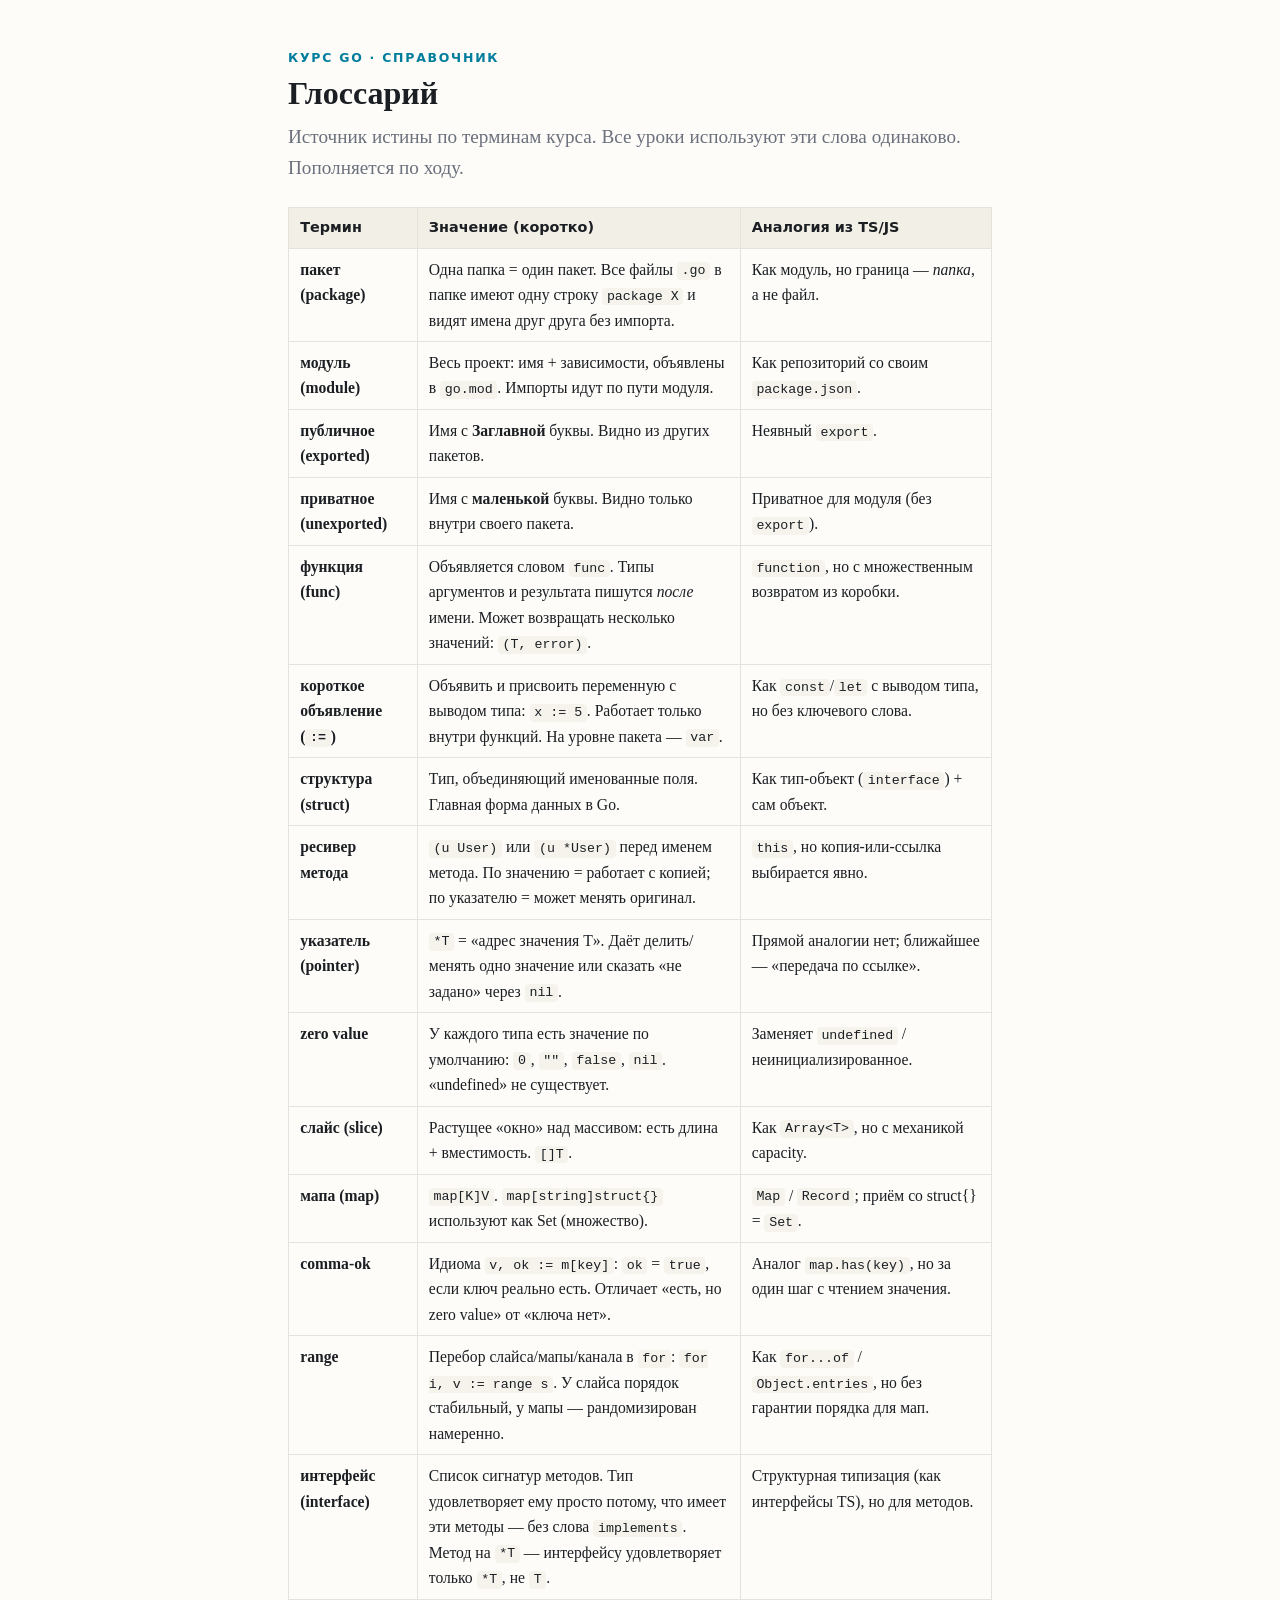
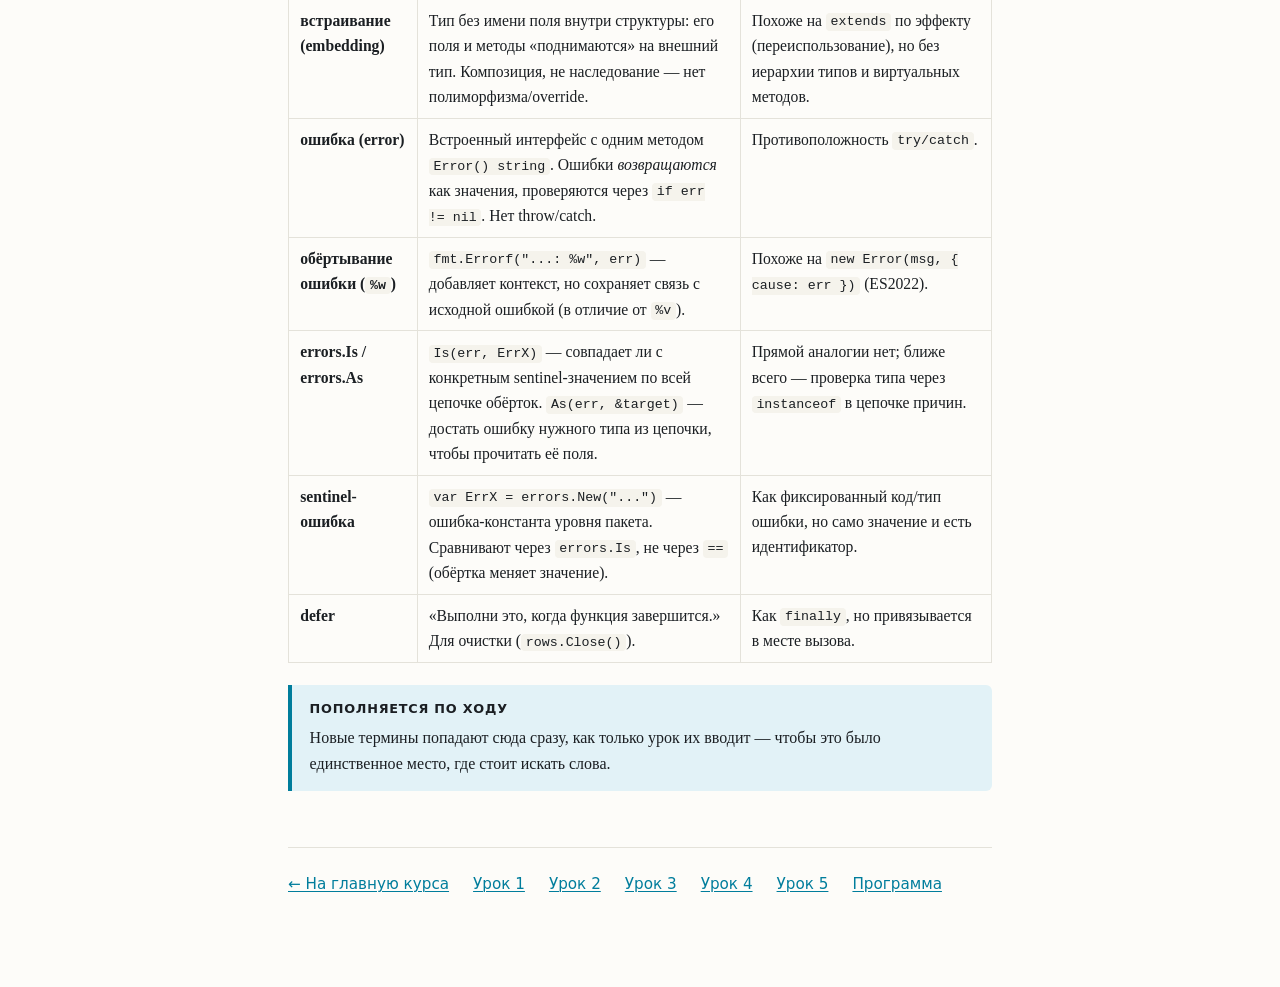
<file: reference/glossary.html>
<!doctype html>
<html lang="ru">
<head>
<meta charset="utf-8">
<meta name="viewport" content="width=device-width, initial-scale=1">
<title>Глоссарий Go — справочник</title>
<link rel="stylesheet" href="../assets/styles.css">
</head>
<body>
<header>
  <p class="kicker">Курс Go · справочник</p>
  <h1>Глоссарий</h1>
  <p class="lede">Источник истины по терминам курса. Все уроки используют эти слова
  одинаково. Пополняется по ходу.</p>
</header>

<main>
  <table>
    <thead><tr><th>Термин</th><th>Значение (коротко)</th><th>Аналогия из TS/JS</th></tr></thead>
    <tbody>
      <tr>
        <td><strong>пакет (package)</strong></td>
        <td>Одна папка = один пакет. Все файлы <code>.go</code> в папке имеют одну строку
        <code>package X</code> и видят имена друг друга без импорта.</td>
        <td>Как модуль, но граница — <em>папка</em>, а не файл.</td>
      </tr>
      <tr>
        <td><strong>модуль (module)</strong></td>
        <td>Весь проект: имя + зависимости, объявлены в <code>go.mod</code>. Импорты идут
        по пути модуля.</td>
        <td>Как репозиторий со своим <code>package.json</code>.</td>
      </tr>
      <tr>
        <td><strong>публичное (exported)</strong></td>
        <td>Имя с <strong>Заглавной</strong> буквы. Видно из других пакетов.</td>
        <td>Неявный <code>export</code>.</td>
      </tr>
      <tr>
        <td><strong>приватное (unexported)</strong></td>
        <td>Имя с <strong>маленькой</strong> буквы. Видно только внутри своего пакета.</td>
        <td>Приватное для модуля (без <code>export</code>).</td>
      </tr>
      <tr>
        <td><strong>функция (func)</strong></td>
        <td>Объявляется словом <code>func</code>. Типы аргументов и результата пишутся
        <em>после</em> имени. Может возвращать несколько значений: <code>(T, error)</code>.</td>
        <td><code>function</code>, но с множественным возвратом из коробки.</td>
      </tr>
      <tr>
        <td><strong>короткое объявление (<code>:=</code>)</strong></td>
        <td>Объявить и присвоить переменную с выводом типа: <code>x := 5</code>. Работает
        только внутри функций. На уровне пакета — <code>var</code>.</td>
        <td>Как <code>const</code>/<code>let</code> с выводом типа, но без ключевого слова.</td>
      </tr>
      <tr>
        <td><strong>структура (struct)</strong></td>
        <td>Тип, объединяющий именованные поля. Главная форма данных в Go.</td>
        <td>Как тип-объект (<code>interface</code>) + сам объект.</td>
      </tr>
      <tr>
        <td><strong>ресивер метода</strong></td>
        <td><code>(u User)</code> или <code>(u *User)</code> перед именем метода. По
        значению = работает с копией; по указателю = может менять оригинал.</td>
        <td><code>this</code>, но копия-или-ссылка выбирается явно.</td>
      </tr>
      <tr>
        <td><strong>указатель (pointer)</strong></td>
        <td><code>*T</code> = «адрес значения T». Даёт делить/менять одно значение или
        сказать «не задано» через <code>nil</code>.</td>
        <td>Прямой аналогии нет; ближайшее — «передача по ссылке».</td>
      </tr>
      <tr>
        <td><strong>zero value</strong></td>
        <td>У каждого типа есть значение по умолчанию: <code>0</code>, <code>""</code>,
        <code>false</code>, <code>nil</code>. «undefined» не существует.</td>
        <td>Заменяет <code>undefined</code> / неинициализированное.</td>
      </tr>
      <tr>
        <td><strong>слайс (slice)</strong></td>
        <td>Растущее «окно» над массивом: есть длина + вместимость. <code>[]T</code>.</td>
        <td>Как <code>Array&lt;T&gt;</code>, но с механикой capacity.</td>
      </tr>
      <tr>
        <td><strong>мапа (map)</strong></td>
        <td><code>map[K]V</code>. <code>map[string]struct{}</code> используют как Set
        (множество).</td>
        <td><code>Map</code> / <code>Record</code>; приём со struct{} = <code>Set</code>.</td>
      </tr>
      <tr>
        <td><strong>comma-ok</strong></td>
        <td>Идиома <code>v, ok := m[key]</code>: <code>ok</code> = <code>true</code>, если
        ключ реально есть. Отличает «есть, но zero value» от «ключа нет».</td>
        <td>Аналог <code>map.has(key)</code>, но за один шаг с чтением значения.</td>
      </tr>
      <tr>
        <td><strong>range</strong></td>
        <td>Перебор слайса/мапы/канала в <code>for</code>: <code>for i, v := range s</code>.
        У слайса порядок стабильный, у мапы — рандомизирован намеренно.</td>
        <td>Как <code>for...of</code> / <code>Object.entries</code>, но без гарантии порядка
        для мап.</td>
      </tr>
      <tr>
        <td><strong>интерфейс (interface)</strong></td>
        <td>Список сигнатур методов. Тип удовлетворяет ему просто потому, что имеет эти
        методы — без слова <code>implements</code>. Метод на <code>*T</code> — интерфейсу
        удовлетворяет только <code>*T</code>, не <code>T</code>.</td>
        <td>Структурная типизация (как интерфейсы TS), но для методов.</td>
      </tr>
      <tr>
        <td><strong>встраивание (embedding)</strong></td>
        <td>Тип без имени поля внутри структуры: его поля и методы «поднимаются» на
        внешний тип. Композиция, не наследование — нет полиморфизма/override.</td>
        <td>Похоже на <code>extends</code> по эффекту (переиспользование), но без иерархии
        типов и виртуальных методов.</td>
      </tr>
      <tr>
        <td><strong>ошибка (error)</strong></td>
        <td>Встроенный интерфейс с одним методом <code>Error() string</code>. Ошибки
        <em>возвращаются</em> как значения, проверяются через <code>if err != nil</code>.
        Нет throw/catch.</td>
        <td>Противоположность <code>try/catch</code>.</td>
      </tr>
      <tr>
        <td><strong>обёртывание ошибки (<code>%w</code>)</strong></td>
        <td><code>fmt.Errorf("...: %w", err)</code> — добавляет контекст, но сохраняет
        связь с исходной ошибкой (в отличие от <code>%v</code>).</td>
        <td>Похоже на <code>new Error(msg, { cause: err })</code> (ES2022).</td>
      </tr>
      <tr>
        <td><strong>errors.Is / errors.As</strong></td>
        <td><code>Is(err, ErrX)</code> — совпадает ли с конкретным sentinel-значением по
        всей цепочке обёрток. <code>As(err, &amp;target)</code> — достать ошибку нужного
        типа из цепочки, чтобы прочитать её поля.</td>
        <td>Прямой аналогии нет; ближе всего — проверка типа через <code>instanceof</code>
        в цепочке причин.</td>
      </tr>
      <tr>
        <td><strong>sentinel-ошибка</strong></td>
        <td><code>var ErrX = errors.New("...")</code> — ошибка-константа уровня пакета.
        Сравнивают через <code>errors.Is</code>, не через <code>==</code> (обёртка меняет
        значение).</td>
        <td>Как фиксированный код/тип ошибки, но само значение и есть идентификатор.</td>
      </tr>
      <tr>
        <td><strong>defer</strong></td>
        <td>«Выполни это, когда функция завершится.» Для очистки
        (<code>rows.Close()</code>).</td>
        <td>Как <code>finally</code>, но привязывается в месте вызова.</td>
      </tr>
    </tbody>
  </table>

  <div class="note">
    <span class="callout-title">Пополняется по ходу</span>
    Новые термины попадают сюда сразу, как только урок их вводит — чтобы это было
    единственное место, где стоит искать слова.
  </div>
</main>

<footer>
  <a href="../index.html">← На главную курса</a>
  <a href="../lessons/0001-go-syntax.html">Урок 1</a>
  <a href="../lessons/0002-structs-methods.html">Урок 2</a>
  <a href="../lessons/0003-slices-maps.html">Урок 3</a>
  <a href="../lessons/0004-interfaces-embedding.html">Урок 4</a>
  <a href="../lessons/0005-errors-deep-dive.html">Урок 5</a>
  <a href="syllabus.html">Программа</a>
</footer>
</body>
</html>
</file>
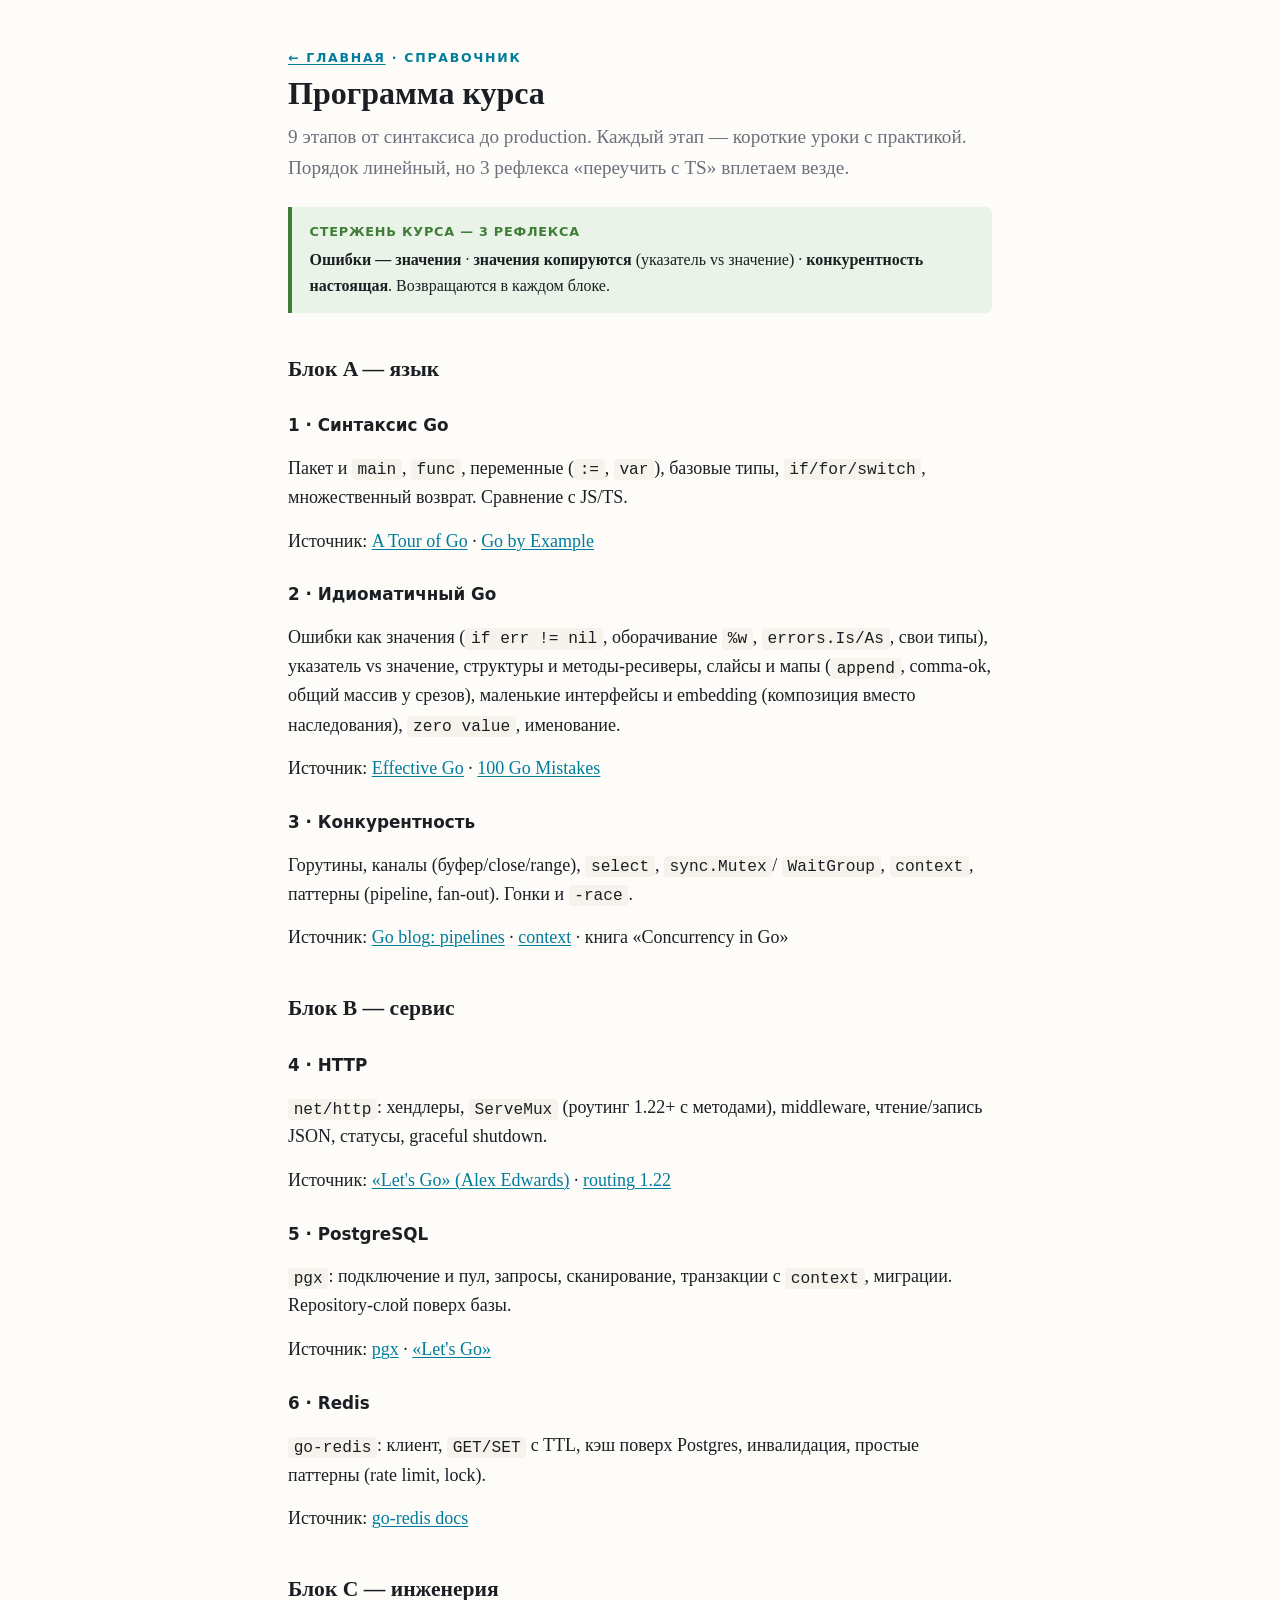
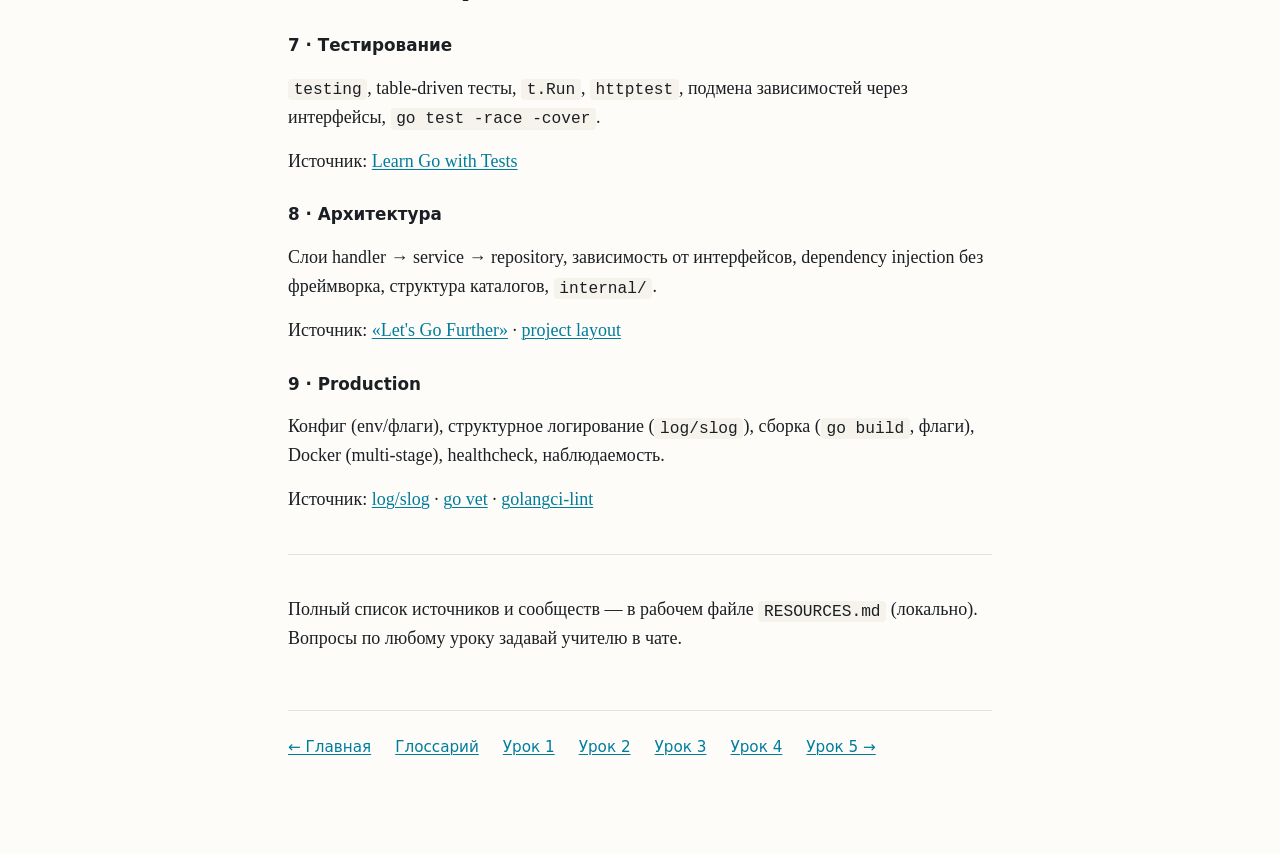
<file: reference/syllabus.html>
<!doctype html>
<html lang="ru">
<head>
<meta charset="utf-8">
<meta name="viewport" content="width=device-width, initial-scale=1">
<title>Программа курса Go</title>
<link rel="stylesheet" href="../assets/styles.css">
</head>
<body>
<header>
  <p class="kicker"><a href="../index.html">← Главная</a> · Справочник</p>
  <h1>Программа курса</h1>
  <p class="lede">9 этапов от синтаксиса до production. Каждый этап — короткие уроки с
  практикой. Порядок линейный, но 3 рефлекса «переучить с TS» вплетаем везде.</p>
</header>

<main>
  <div class="win">
    <span class="callout-title">Стержень курса — 3 рефлекса</span>
    <strong>Ошибки — значения</strong> · <strong>значения копируются</strong> (указатель vs
    значение) · <strong>конкурентность настоящая</strong>. Возвращаются в каждом блоке.
  </div>

  <h2>Блок A — язык</h2>

  <h3>1 · Синтаксис Go</h3>
  <p>Пакет и <code>main</code>, <code>func</code>, переменные (<code>:=</code>, <code>var</code>),
  базовые типы, <code>if/for/switch</code>, множественный возврат. Сравнение с JS/TS.</p>
  <p class="sub">Источник: <a href="https://go.dev/tour/">A Tour of Go</a> ·
  <a href="https://gobyexample.com/">Go by Example</a></p>

  <h3>2 · Идиоматичный Go</h3>
  <p>Ошибки как значения (<code>if err != nil</code>, оборачивание <code>%w</code>,
  <code>errors.Is/As</code>, свои типы), указатель vs значение, структуры и
  методы-ресиверы, слайсы и мапы (<code>append</code>, comma-ok, общий массив у срезов),
  маленькие интерфейсы и embedding (композиция вместо наследования), <code>zero value</code>,
  именование.</p>
  <p class="sub">Источник: <a href="https://go.dev/doc/effective_go">Effective Go</a> ·
  <a href="https://100go.co/">100 Go Mistakes</a></p>

  <h3>3 · Конкурентность</h3>
  <p>Горутины, каналы (буфер/close/range), <code>select</code>, <code>sync.Mutex</code>/
  <code>WaitGroup</code>, <code>context</code>, паттерны (pipeline, fan-out). Гонки и <code>-race</code>.</p>
  <p class="sub">Источник: <a href="https://go.dev/blog/pipelines">Go blog: pipelines</a> ·
  <a href="https://go.dev/blog/context">context</a> · книга «Concurrency in Go»</p>

  <h2>Блок B — сервис</h2>

  <h3>4 · HTTP</h3>
  <p><code>net/http</code>: хендлеры, <code>ServeMux</code> (роутинг 1.22+ с методами),
  middleware, чтение/запись JSON, статусы, graceful shutdown.</p>
  <p class="sub">Источник: <a href="https://lets-go.alexedwards.net/">«Let's Go» (Alex Edwards)</a> ·
  <a href="https://go.dev/blog/routing-enhancements">routing 1.22</a></p>

  <h3>5 · PostgreSQL</h3>
  <p><code>pgx</code>: подключение и пул, запросы, сканирование, транзакции с <code>context</code>,
  миграции. Repository-слой поверх базы.</p>
  <p class="sub">Источник: <a href="https://github.com/jackc/pgx">pgx</a> ·
  <a href="https://lets-go.alexedwards.net/">«Let's Go»</a></p>

  <h3>6 · Redis</h3>
  <p><code>go-redis</code>: клиент, <code>GET/SET</code> c TTL, кэш поверх Postgres,
  инвалидация, простые паттерны (rate limit, lock).</p>
  <p class="sub">Источник: <a href="https://redis.uptrace.dev/">go-redis docs</a></p>

  <h2>Блок C — инженерия</h2>

  <h3>7 · Тестирование</h3>
  <p><code>testing</code>, table-driven тесты, <code>t.Run</code>, <code>httptest</code>,
  подмена зависимостей через интерфейсы, <code>go test -race -cover</code>.</p>
  <p class="sub">Источник: <a href="https://quii.gitbook.io/learn-go-with-tests/">Learn Go with Tests</a></p>

  <h3>8 · Архитектура</h3>
  <p>Слои handler → service → repository, зависимость от интерфейсов, dependency injection
  без фреймворка, структура каталогов, <code>internal/</code>.</p>
  <p class="sub">Источник: <a href="https://lets-go.alexedwards.net/">«Let's Go Further»</a> ·
  <a href="https://go.dev/doc/modules/layout">project layout</a></p>

  <h3>9 · Production</h3>
  <p>Конфиг (env/флаги), структурное логирование (<code>log/slog</code>), сборка
  (<code>go build</code>, флаги), Docker (multi-stage), healthcheck, наблюдаемость.</p>
  <p class="sub">Источник: <a href="https://go.dev/blog/slog">log/slog</a> ·
  <a href="https://go.dev/doc/tutorial/govet">go vet</a> · <a href="https://golangci-lint.run/">golangci-lint</a></p>

  <hr>
  <p class="sub">Полный список источников и сообществ — в рабочем файле <code>RESOURCES.md</code>
  (локально). Вопросы по любому уроку задавай учителю в чате.</p>
</main>

<footer>
  <a href="../index.html">← Главная</a>
  <a href="glossary.html">Глоссарий</a>
  <a href="../lessons/0001-go-syntax.html">Урок 1</a>
  <a href="../lessons/0002-structs-methods.html">Урок 2</a>
  <a href="../lessons/0003-slices-maps.html">Урок 3</a>
  <a href="../lessons/0004-interfaces-embedding.html">Урок 4</a>
  <a href="../lessons/0005-errors-deep-dive.html">Урок 5 →</a>
</footer>
</body>
</html>
</file>
<file: assets/styles.css>
/* Shared stylesheet for the Go course.
   Every lesson and reference doc links this file so the course looks like one thing.
   Clean, readable, Go-flavoured (cyan accent). Code blocks are first-class. */

:root {
  --paper: #fdfcf9;
  --ink: #1b1f23;
  --muted: #6a707c;
  --rule: #e4e2da;
  --accent: #007d9c;      /* Go cyan, darkened for contrast */
  --accent-soft: #e2f2f7;
  --js: #b4531f;          /* "coming from JS/TS" colour */
  --js-soft: #f6ebe2;
  --green: #3f7d38;
  --green-soft: #eaf3e8;
  --warn: #a8331f;
  --warn-soft: #fbe9e4;
  --code-bg: #f5f3ec;
  --maxw: 44rem;
}

* { box-sizing: border-box; }
html { -webkit-text-size-adjust: 100%; }

body {
  margin: 0;
  padding: 3rem 1.5rem 6rem;
  background: var(--paper);
  color: var(--ink);
  font-family: "Iowan Old Style", "Palatino Linotype", Palatino, Georgia, serif;
  font-size: 1.125rem;
  line-height: 1.62;
}

main, header, footer { max-width: var(--maxw); margin-inline: auto; }

/* ---- Header / kicker ---- */
.kicker {
  font-family: -apple-system, system-ui, sans-serif;
  font-size: 0.78rem;
  letter-spacing: 0.14em;
  text-transform: uppercase;
  color: var(--accent);
  font-weight: 600;
  margin: 0 0 0.4rem;
}
h1 { font-size: 2rem; line-height: 1.15; margin: 0 0 0.6rem; font-weight: 700; }
h2 { font-size: 1.35rem; margin: 2.4rem 0 0.6rem; font-weight: 700; }
h3 { font-size: 1.05rem; margin: 1.6rem 0 0.4rem; font-family: system-ui, sans-serif; }
.lede { font-size: 1.2rem; color: var(--muted); margin: 0 0 1.5rem; }

hr { border: none; border-top: 1px solid var(--rule); margin: 2.5rem 0; }

a { color: var(--accent); text-decoration-thickness: 1px; text-underline-offset: 2px; }

p { margin: 0.9rem 0; }

/* ---- Callouts ---- */
.note, .js, .win, .warn {
  border-left: 4px solid var(--rule);
  background: #fff;
  padding: 0.9rem 1.1rem;
  margin: 1.4rem 0;
  border-radius: 0 6px 6px 0;
  font-size: 1rem;
}
.note { border-left-color: var(--accent); background: var(--accent-soft); }
.js   { border-left-color: var(--js);     background: var(--js-soft); }
.win  { border-left-color: var(--green);  background: var(--green-soft); }
.warn { border-left-color: var(--warn);   background: var(--warn-soft); }
.warn strong { color: var(--warn); }
.callout-title {
  font-family: system-ui, sans-serif;
  font-weight: 700; font-size: 0.8rem; letter-spacing: 0.06em;
  text-transform: uppercase; display: block; margin-bottom: 0.3rem;
}
.js .callout-title  { color: var(--js); }
.win .callout-title { color: var(--green); }

/* ---- Code ---- */
code, kbd {
  font-family: ui-monospace, "SF Mono", Menlo, Consolas, monospace;
  font-size: 0.9em;
  background: var(--code-bg); padding: 0.1em 0.35em; border-radius: 4px;
}
pre {
  background: #1c2128;
  color: #e6edf3;
  padding: 1rem 1.1rem;
  border-radius: 8px;
  overflow-x: auto;
  font-size: 0.86rem;
  line-height: 1.5;
  margin: 1.2rem 0;
}
pre code { background: none; padding: 0; font-size: inherit; color: inherit; }
/* tiny syntax tint for hand-marked spans */
pre .kw  { color: #ff7b72; }   /* keyword */
pre .fn  { color: #d2a8ff; }   /* func / type name */
pre .str { color: #a5d6ff; }   /* string */
pre .cm  { color: #8b949e; font-style: italic; }  /* comment */
pre .hi  { background: rgba(0,157,180,0.22); border-radius: 3px; }  /* highlight */
.filetag {
  font-family: ui-monospace, monospace;
  font-size: 0.75rem; color: var(--muted);
  display: block; margin: 1.2rem 0 -0.6rem;
}

/* ---- Task box ---- */
.task {
  border: 1px solid var(--rule);
  border-radius: 8px;
  padding: 1.2rem 1.3rem;
  margin: 1.6rem 0;
  background: #fff;
}
.task h3 { margin-top: 0; }
.badge {
  display: inline-block;
  font-family: system-ui, sans-serif;
  font-size: 0.72rem; font-weight: 700; letter-spacing: 0.05em;
  text-transform: uppercase;
  padding: 0.2rem 0.55rem; border-radius: 999px;
  background: var(--accent-soft); color: var(--accent);
  margin-bottom: 0.6rem;
}
ol, ul { padding-left: 1.3rem; }
li { margin: 0.35rem 0; }

/* ---- Quiz widget ---- */
.quiz { margin: 1.4rem 0; }
.quiz .q { font-weight: 700; margin-bottom: 0.6rem; }
.quiz button {
  display: block; width: 100%; text-align: left;
  font-family: ui-monospace, Menlo, monospace; font-size: 0.95rem;
  padding: 0.6rem 0.9rem; margin: 0.4rem 0;
  border: 1px solid var(--rule); border-radius: 6px;
  background: #fff; cursor: pointer; transition: background .15s;
}
.quiz button:hover { background: var(--accent-soft); }
.quiz button.correct { border-color: var(--green); background: var(--green-soft); }
.quiz button.wrong { border-color: var(--warn); background: var(--warn-soft); }
.quiz .fb { font-size: 0.95rem; color: var(--muted); margin-top: 0.5rem; min-height: 1.2rem; font-family: system-ui, sans-serif; }

/* ---- Runnable Go sandbox ---- */
.sandbox {
  margin: 1.4rem 0;
  border: 1px solid var(--rule);
  border-radius: 8px;
  overflow: hidden;
  background: #1c2128;
}
.sandbox textarea {
  display: block; width: 100%; border: 0; resize: vertical;
  background: #1c2128; color: #e6edf3;
  font-family: ui-monospace, "SF Mono", Menlo, Consolas, monospace;
  font-size: 0.86rem; line-height: 1.5;
  padding: 1rem 1.1rem; tab-size: 2;
}
.sandbox textarea:focus { outline: 2px solid var(--accent); outline-offset: -2px; }
.sandbox-bar {
  display: flex; align-items: center; gap: 0.6rem;
  padding: 0.55rem 0.8rem; background: #161b22; border-top: 1px solid #2d333b;
  font-family: system-ui, sans-serif;
}
.sandbox-bar button {
  font-family: system-ui, sans-serif; font-size: 0.85rem; font-weight: 600;
  padding: 0.35rem 0.8rem; border-radius: 6px; cursor: pointer;
  border: 1px solid transparent;
}
.sandbox-bar .run { background: var(--accent); color: #fff; }
.sandbox-bar .run:hover { background: #00647d; }
.sandbox-bar .run:disabled { opacity: 0.6; cursor: default; }
.sandbox-bar .reset { background: transparent; color: #adbac7; border-color: #2d333b; }
.sandbox-bar .reset:hover { background: #22272e; }
.sandbox-bar .status { color: #8b949e; font-size: 0.8rem; margin-left: auto; }
.sandbox-out {
  margin: 0; border-radius: 0; border-top: 1px solid #2d333b;
  background: #0d1117; color: #ade6c0; font-size: 0.84rem;
}
.sandbox-out:empty { display: none; }
.hint {
  font-family: system-ui, sans-serif; font-size: 0.85rem; color: var(--muted);
  margin: 0.4rem 0 1.2rem;
}

/* ---- Tables ---- */
table { border-collapse: collapse; width: 100%; margin: 1.2rem 0; font-size: 0.98rem; }
th, td { border: 1px solid var(--rule); padding: 0.5rem 0.7rem; text-align: left; vertical-align: top; }
th { background: #f2efe6; font-family: system-ui, sans-serif; font-size: 0.9rem; }
td code { font-size: 0.85em; }

/* ---- Footer nav ---- */
footer { margin-top: 3.5rem; padding-top: 1.5rem; border-top: 1px solid var(--rule);
  font-family: system-ui, sans-serif; font-size: 0.95rem; color: var(--muted); }
footer a { display: inline-block; margin-right: 1.2rem; }

.uk { color: var(--muted); font-style: italic; }  /* Ukrainian gloss */

@media print {
  body { background: #fff; font-size: 11pt; padding: 0; }
  pre { background: #f4f4f4; color: #111; border: 1px solid #ccc; }
  .task, .note, .js, .win, .warn { break-inside: avoid; }
  footer, .quiz button { break-inside: avoid; }
}
</file>
